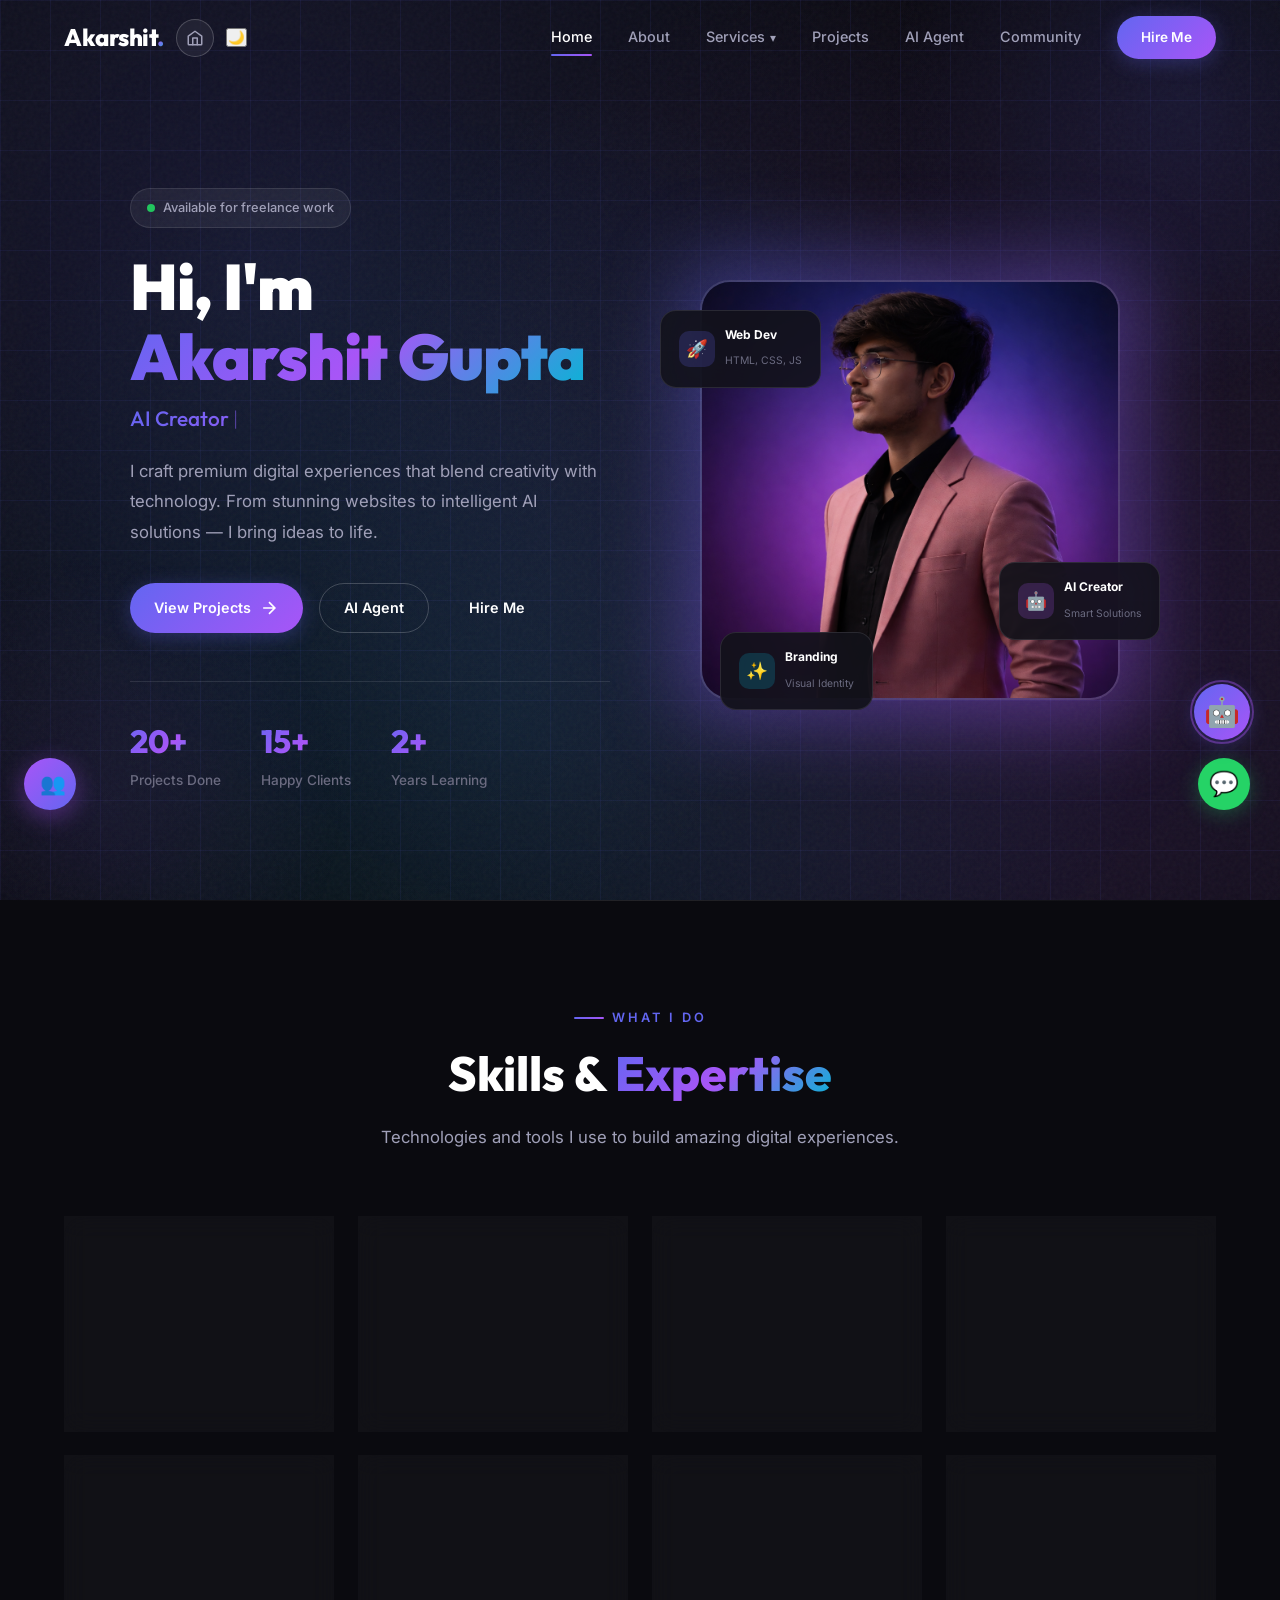
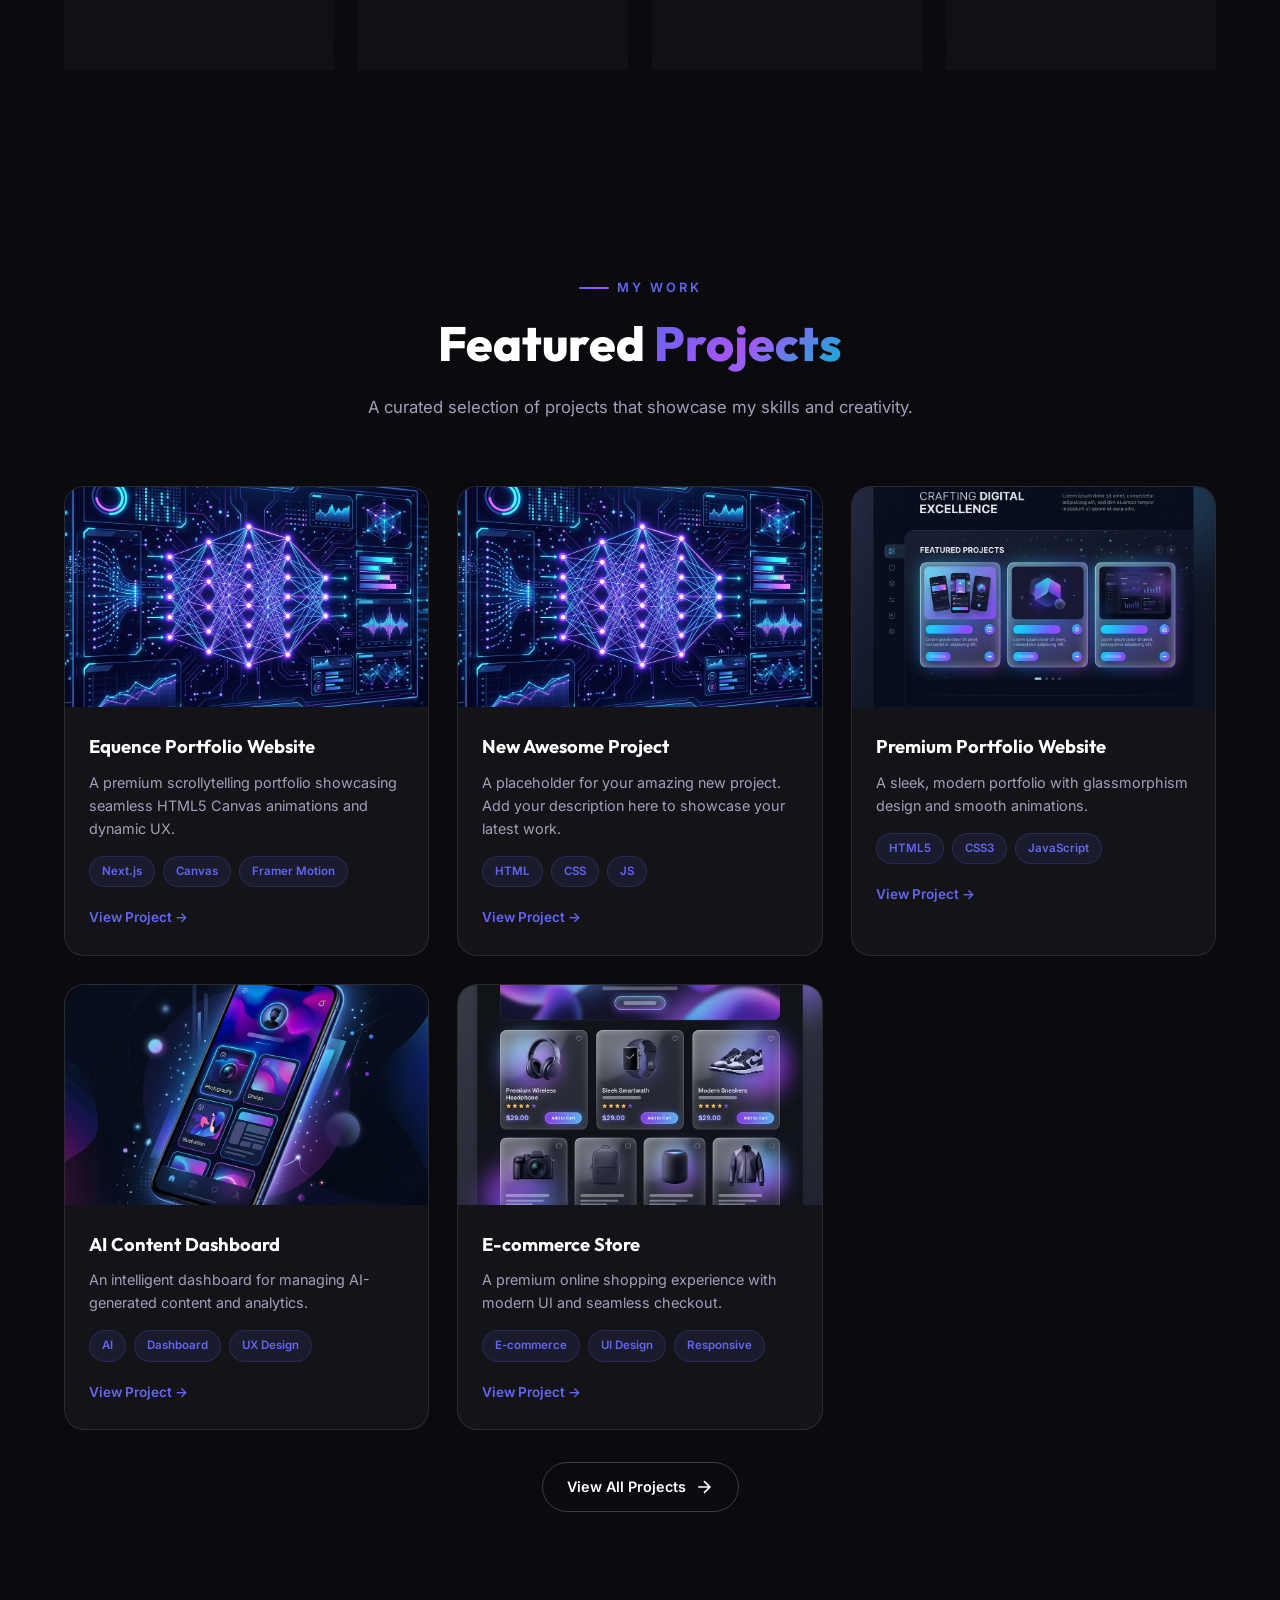
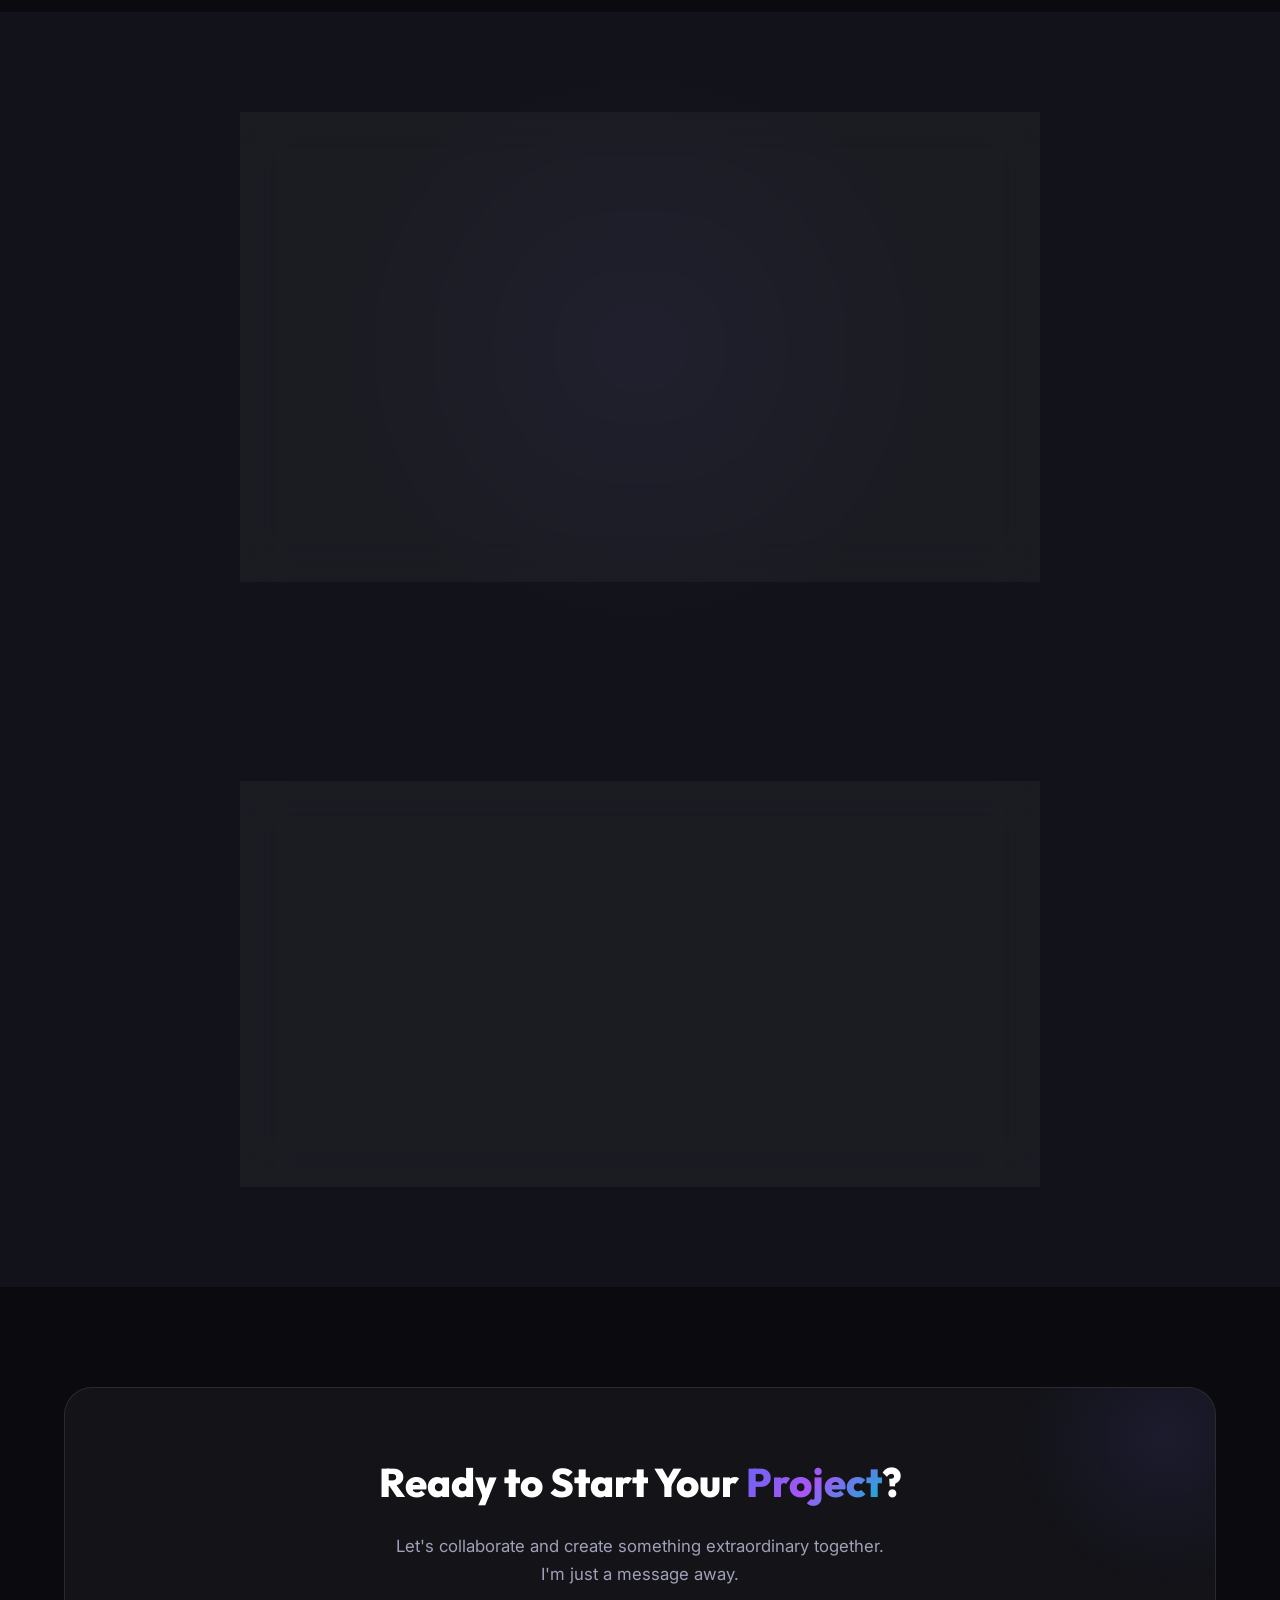
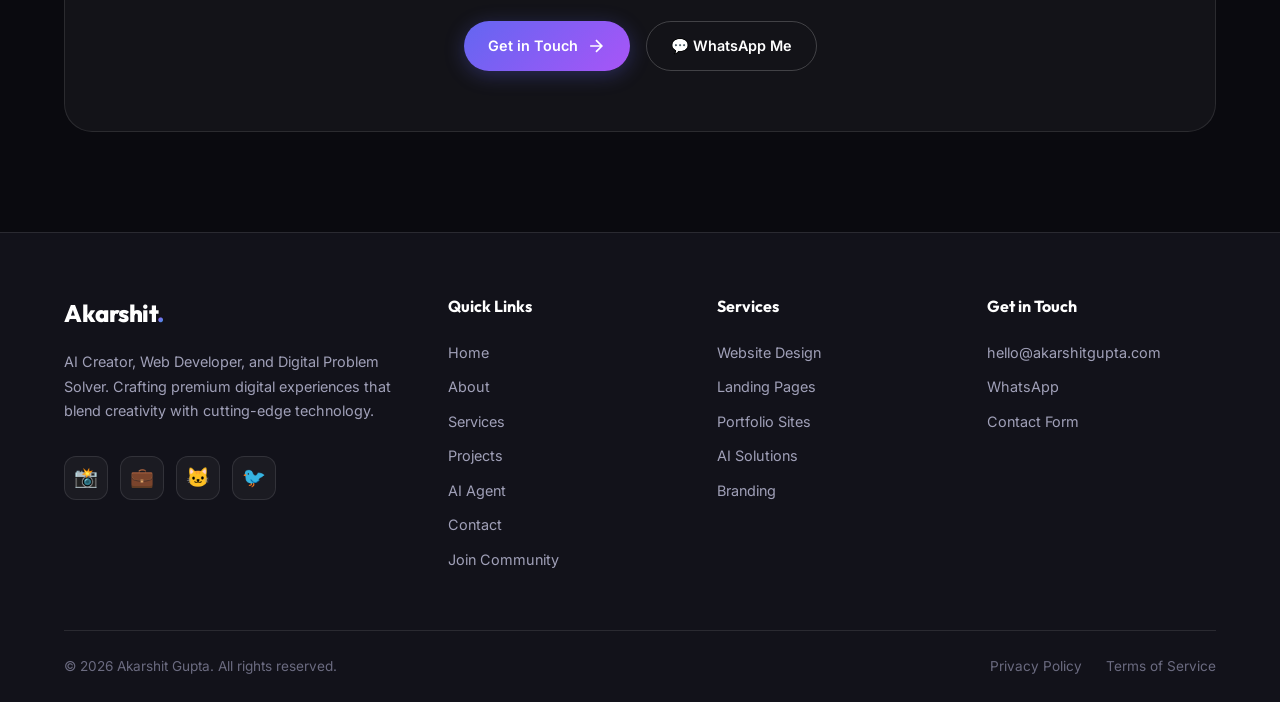
<file: index.html>
<!DOCTYPE html>
<html lang="en">

<head>
  <meta charset="UTF-8">
  <meta name="viewport" content="width=device-width, initial-scale=1.0">
  <title>Akarshit Gupta — AI Creator | Web Developer | Digital Problem Solver</title>
  <meta name="description"
    content="Akarshit Gupta is an AI Creator, Web Developer, and Digital Problem Solver crafting premium digital experiences. Hire me for web design, AI solutions, and branding.">
  <meta name="keywords" content="Akarshit Gupta, web developer, AI creator, portfolio, digital solutions, freelancer">
  <meta name="author" content="Akarshit Gupta">
  <meta property="og:title" content="Akarshit Gupta — AI Creator | Web Developer">
  <meta property="og:description"
    content="Premium digital experiences crafted with precision. Web development, AI solutions, and creative branding.">
  <meta property="og:type" content="website">
  <meta name="theme-color" content="#6366f1">
  <link rel="stylesheet" href="style.css">
  <link rel="icon" type="image/svg+xml"
    href="data:image/svg+xml,%3Csvg xmlns='http://www.w3.org/2000/svg' viewBox='0 0 32 32'%3E%3Ctext y='28' font-size='28'%3E⚡%3C/text%3E%3C/svg%3E">
  <link rel="preconnect" href="https://fonts.googleapis.com">
  <link rel="preconnect" href="https://fonts.gstatic.com" crossorigin>
</head>

<body>

  <!-- Preloader -->
  <div class="preloader" id="preloader">
    <div class="preloader-spinner"></div>
    <div class="preloader-text">Akarshit Gupta</div>
  </div>

  <!-- Background Effects -->
  <div class="bg-grid"></div>
  <div class="noise-overlay"></div>
  <div class="cursor-glow"></div>

  <!-- Navigation -->
  <nav class="navbar" id="navbar">
    <div class="container">
      <div class="nav-left">
        <a href="index.html" class="nav-logo">Akarshit<span>.</span></a>
        <a href="index.html" class="nav-home-circle" id="nav-home-btn" aria-label="Home" title="Home">
          <svg viewBox="0 0 24 24" fill="none" stroke="currentColor" stroke-width="2" stroke-linecap="round"
            stroke-linejoin="round">
            <path d="M3 9.5L12 3l9 6.5V20a1 1 0 01-1 1H4a1 1 0 01-1-1V9.5z" />
            <path d="M9 21V12h6v9" />
          </svg>
        </a>
        <!-- Dark Mode Toggle -->
        <button class="theme-toggle" id="theme-toggle" aria-label="Toggle dark mode">
          <span class="theme-icon">🌙</span>
        </button>
      </div>
      <div class="nav-links" id="nav-links">
        <a href="index.html" class="active">Home</a>
        <a href="about.html">About</a>
        <div class="nav-dropdown">
          <a href="services.html" class="nav-dropdown-trigger">Services <span class="nav-dropdown-arrow">▾</span></a>
          <div class="nav-dropdown-menu">
            <a href="services.html" class="nav-dropdown-item">
              <span class="nav-dropdown-icon">🌐</span>
              <span class="nav-dropdown-text">
                <strong>Website Design</strong>
                <small>Custom responsive websites</small>
              </span>
            </a>
            <a href="services.html" class="nav-dropdown-item">
              <span class="nav-dropdown-icon">🚀</span>
              <span class="nav-dropdown-text">
                <strong>Landing Pages</strong>
                <small>High-converting pages</small>
              </span>
            </a>
            <a href="services.html" class="nav-dropdown-item">
              <span class="nav-dropdown-icon">💼</span>
              <span class="nav-dropdown-text">
                <strong>Portfolio Website</strong>
                <small>Stand out beautifully</small>
              </span>
            </a>
            <a href="services.html" class="nav-dropdown-item">
              <span class="nav-dropdown-icon">🤖</span>
              <span class="nav-dropdown-text">
                <strong>AI Content Support</strong>
                <small>Smart automation</small>
              </span>
            </a>
            <a href="services.html" class="nav-dropdown-item">
              <span class="nav-dropdown-icon">🎨</span>
              <span class="nav-dropdown-text">
                <strong>Branding Support</strong>
                <small>Logo & visual identity</small>
              </span>
            </a>
            <a href="services.html" class="nav-dropdown-item">
              <span class="nav-dropdown-icon">🛒</span>
              <span class="nav-dropdown-text">
                <strong>E-commerce Setup</strong>
                <small>Launch your online store</small>
              </span>
            </a>
          </div>
        </div>
        <a href="projects.html">Projects</a>
        <a href="ai-agent.html">AI Agent</a>
        <a href="join.html">Community</a>
        <a href="contact.html" class="nav-cta">Hire Me</a>
      </div>
      <button class="nav-toggle" id="nav-toggle" aria-label="Toggle navigation">
        <span></span>
        <span></span>
        <span></span>
      </button>
    </div>
  </nav>

  <!-- Hero Section -->
  <section class="hero" id="hero">
    <div class="container">
      <div class="hero-content">
        <div class="hero-badge">
          <div class="pulse"></div>
          Available for freelance work
        </div>
        <h1 class="hero-title">
          Hi, I'm<br>
          <span class="gradient-text">Akarshit Gupta</span>
        </h1>
        <p class="hero-subtitle">
          <span class="typing-effect"
            data-texts='["AI Creator","Web Developer","Digital Problem Solver","Brand Strategist"]'>AI Creator</span>
          <span style="animation: blink 1s step-end infinite; font-weight:100;">|</span>
        </p>
        <style>
          @keyframes blink {
            50% {
              opacity: 0;
            }
          }
        </style>
        <p class="hero-description">
          I craft premium digital experiences that blend creativity with technology. From stunning websites to
          intelligent AI solutions — I bring ideas to life.
        </p>
        <div class="hero-buttons">
          <a href="projects.html" class="btn btn-primary">
            <span>View Projects</span>
            <svg class="btn-icon" viewBox="0 0 24 24" fill="none" stroke="currentColor" stroke-width="2">
              <path d="M5 12h14M12 5l7 7-7 7" />
            </svg>
          </a>
          <a href="ai-agent.html" class="btn btn-outline">
            <span>AI Agent</span>
          </a>
          <a href="contact.html" class="btn btn-outline" style="border:none;">
            <span>Hire Me</span>
          </a>
        </div>
        <div class="hero-stats">
          <div class="hero-stat">
            <h3><span data-count="20" data-suffix="+">0</span></h3>
            <p>Projects Done</p>
          </div>
          <div class="hero-stat">
            <h3><span data-count="15" data-suffix="+">0</span></h3>
            <p>Happy Clients</p>
          </div>
          <div class="hero-stat">
            <h3><span data-count="2" data-suffix="+">0</span></h3>
            <p>Years Learning</p>
          </div>
        </div>
      </div>
      <div class="hero-image">
        <div class="hero-image-wrapper">
          <div class="hero-image-glow"></div>
          <img src="images/my photo.png" alt="Akarshit Gupta - AI Creator and Web Developer" loading="eager">
          <!-- Floating Cards -->
          <div class="hero-float-card">
            <div class="float-icon blue">🚀</div>
            <div class="float-text">
              <span>Web Dev</span>
              <small>HTML, CSS, JS</small>
            </div>
          </div>
          <div class="hero-float-card">
            <div class="float-icon purple">🤖</div>
            <div class="float-text">
              <span>AI Creator</span>
              <small>Smart Solutions</small>
            </div>
          </div>
          <div class="hero-float-card">
            <div class="float-icon cyan">✨</div>
            <div class="float-text">
              <span>Branding</span>
              <small>Visual Identity</small>
            </div>
          </div>
        </div>
      </div>
    </div>
  </section>

  <!-- Skills & Expertise -->
  <section class="section skills-preview" id="skills">
    <div class="container">
      <div class="section-header reveal">
        <span class="section-label">What I Do</span>
        <h2 class="section-title">Skills &amp; <span class="gradient-text">Expertise</span></h2>
        <p class="section-subtitle">Technologies and tools I use to build amazing digital experiences.</p>
      </div>
      <div class="skills-grid">

        <div class="skill-card reveal">
          <div class="skill-glow skill-glow--blue"></div>
          <div class="skill-icon-wrap skill-icon-wrap--blue">&#x1F310;</div>
          <div class="skill-body">
            <h4 class="skill-name">HTML5</h4>
            <p class="skill-desc">Semantic &amp; accessible markup</p>
          </div>
          <div class="skill-bar-wrap">
            <div class="skill-bar-label"><span>Proficiency</span><span class="skill-pct">95%</span></div>
            <div class="skill-bar-track"><div class="skill-bar-fill" style="--w:95%;--clr:#6366f1;"></div></div>
          </div>
        </div>

        <div class="skill-card reveal">
          <div class="skill-glow skill-glow--purple"></div>
          <div class="skill-icon-wrap skill-icon-wrap--purple">&#x1F3A8;</div>
          <div class="skill-body">
            <h4 class="skill-name">CSS3</h4>
            <p class="skill-desc">Animations &amp; modern styling</p>
          </div>
          <div class="skill-bar-wrap">
            <div class="skill-bar-label"><span>Proficiency</span><span class="skill-pct">92%</span></div>
            <div class="skill-bar-track"><div class="skill-bar-fill" style="--w:92%;--clr:#a855f7;"></div></div>
          </div>
        </div>

        <div class="skill-card reveal">
          <div class="skill-glow skill-glow--cyan"></div>
          <div class="skill-icon-wrap skill-icon-wrap--cyan">&#x26A1;</div>
          <div class="skill-body">
            <h4 class="skill-name">JavaScript</h4>
            <p class="skill-desc">Dynamic &amp; interactive logic</p>
          </div>
          <div class="skill-bar-wrap">
            <div class="skill-bar-label"><span>Proficiency</span><span class="skill-pct">88%</span></div>
            <div class="skill-bar-track"><div class="skill-bar-fill" style="--w:88%;--clr:#06b6d4;"></div></div>
          </div>
        </div>

        <div class="skill-card reveal">
          <div class="skill-glow skill-glow--green"></div>
          <div class="skill-icon-wrap skill-icon-wrap--green">&#x1F916;</div>
          <div class="skill-body">
            <h4 class="skill-name">AI Tools</h4>
            <p class="skill-desc">Smart automation &amp; workflows</p>
          </div>
          <div class="skill-bar-wrap">
            <div class="skill-bar-label"><span>Proficiency</span><span class="skill-pct">90%</span></div>
            <div class="skill-bar-track"><div class="skill-bar-fill" style="--w:90%;--clr:#10b981;"></div></div>
          </div>
        </div>

        <div class="skill-card reveal">
          <div class="skill-glow skill-glow--pink"></div>
          <div class="skill-icon-wrap skill-icon-wrap--pink">&#x1F3AF;</div>
          <div class="skill-body">
            <h4 class="skill-name">UI/UX Design</h4>
            <p class="skill-desc">User-first premium design</p>
          </div>
          <div class="skill-bar-wrap">
            <div class="skill-bar-label"><span>Proficiency</span><span class="skill-pct">85%</span></div>
            <div class="skill-bar-track"><div class="skill-bar-fill" style="--w:85%;--clr:#ec4899;"></div></div>
          </div>
        </div>

        <div class="skill-card reveal">
          <div class="skill-glow skill-glow--orange"></div>
          <div class="skill-icon-wrap skill-icon-wrap--orange">&#x1F4F1;</div>
          <div class="skill-body">
            <h4 class="skill-name">Responsive</h4>
            <p class="skill-desc">Mobile-first development</p>
          </div>
          <div class="skill-bar-wrap">
            <div class="skill-bar-label"><span>Proficiency</span><span class="skill-pct">93%</span></div>
            <div class="skill-bar-track"><div class="skill-bar-fill" style="--w:93%;--clr:#f59e0b;"></div></div>
          </div>
        </div>

        <div class="skill-card reveal">
          <div class="skill-glow skill-glow--blue"></div>
          <div class="skill-icon-wrap skill-icon-wrap--blue">&#x1F6D2;</div>
          <div class="skill-body">
            <h4 class="skill-name">E-commerce</h4>
            <p class="skill-desc">Online stores &amp; payments</p>
          </div>
          <div class="skill-bar-wrap">
            <div class="skill-bar-label"><span>Proficiency</span><span class="skill-pct">80%</span></div>
            <div class="skill-bar-track"><div class="skill-bar-fill" style="--w:80%;--clr:#6366f1;"></div></div>
          </div>
        </div>

        <div class="skill-card reveal">
          <div class="skill-glow skill-glow--purple"></div>
          <div class="skill-icon-wrap skill-icon-wrap--purple">&#x1F50D;</div>
          <div class="skill-body">
            <h4 class="skill-name">SEO</h4>
            <p class="skill-desc">Search &amp; performance optimize</p>
          </div>
          <div class="skill-bar-wrap">
            <div class="skill-bar-label"><span>Proficiency</span><span class="skill-pct">82%</span></div>
            <div class="skill-bar-track"><div class="skill-bar-fill" style="--w:82%;--clr:#a855f7;"></div></div>
          </div>
        </div>

      </div>
    </div>
  </section>

  <!-- Featured Projects -->
  <section class="section featured-projects" id="featured-projects">
    <div class="container">
      <div class="section-header reveal">
        <span class="section-label">My Work</span>
        <h2 class="section-title">Featured <span class="gradient-text">Projects</span></h2>
        <p class="section-subtitle">A curated selection of projects that showcase my skills and creativity.</p>
      </div>
      <div class="projects-grid">
        <div class="project-card reveal">
          <div class="project-card-image">
            <img src="images/equence-thumbnail.png" alt="Equence Scrollytelling Portfolio">
            <div class="project-card-overlay">
            <a href="projects.html" class="btn btn-primary" style="padding:10px 20px; font-size:0.8rem;">View Details</a>
            </div>
          </div>
          <div class="project-card-body">
            <h3>Equence Portfolio Website</h3>
            <p>A premium scrollytelling portfolio showcasing seamless HTML5 Canvas animations and dynamic UX.</p>
            <div class="project-tags">
              <span class="project-tag">Next.js</span>
              <span class="project-tag">Canvas</span>
              <span class="project-tag">Framer Motion</span>
            </div>
            <a href="projects.html" class="project-link">View Project →</a>
          </div>
        </div>
        <div class="project-card reveal">
          <div class="project-card-image">
            <img src="images/project-ai.png" alt="New Project Placeholder">
            <div class="project-card-overlay">
              <a href="#" class="btn btn-primary" style="padding:10px 20px; font-size:0.8rem;">Live Preview</a>
            </div>
          </div>
          <div class="project-card-body">
            <h3>New Awesome Project</h3>
            <p>A placeholder for your amazing new project. Add your description here to showcase your latest work.</p>
            <div class="project-tags">
              <span class="project-tag">HTML</span>
              <span class="project-tag">CSS</span>
              <span class="project-tag">JS</span>
            </div>
            <a href="projects.html" class="project-link">View Project →</a>
          </div>
        </div>
        <div class="project-card reveal">
          <div class="project-card-image">
            <img src="images/project-web.png" alt="Premium Web Design Project">
            <div class="project-card-overlay">
              <a href="projects.html" class="btn btn-primary" style="padding:10px 20px; font-size:0.8rem;">View
                Details</a>
            </div>
          </div>
          <div class="project-card-body">
            <h3>Premium Portfolio Website</h3>
            <p>A sleek, modern portfolio with glassmorphism design and smooth animations.</p>
            <div class="project-tags">
              <span class="project-tag">HTML5</span>
              <span class="project-tag">CSS3</span>
              <span class="project-tag">JavaScript</span>
            </div>
            <a href="projects.html" class="project-link">View Project →</a>
          </div>
        </div>
        <div class="project-card reveal">
          <div class="project-card-image">
            <img src="images/project-landing.png" alt="AI Dashboard Project">
            <div class="project-card-overlay">
              <a href="projects.html" class="btn btn-primary" style="padding:10px 20px; font-size:0.8rem;">View
                Details</a>
            </div>
          </div>
          <div class="project-card-body">
            <h3>AI Content Dashboard</h3>
            <p>An intelligent dashboard for managing AI-generated content and analytics.</p>
            <div class="project-tags">
              <span class="project-tag">AI</span>
              <span class="project-tag">Dashboard</span>
              <span class="project-tag">UX Design</span>
            </div>
            <a href="projects.html" class="project-link">View Project →</a>
          </div>
        </div>
        <div class="project-card reveal">
          <div class="project-card-image">
            <img src="images/project-ecommerce.png" alt="E-commerce Project">
            <div class="project-card-overlay">
              <a href="projects.html" class="btn btn-primary" style="padding:10px 20px; font-size:0.8rem;">View
                Details</a>
            </div>
          </div>
          <div class="project-card-body">
            <h3>E-commerce Store</h3>
            <p>A premium online shopping experience with modern UI and seamless checkout.</p>
            <div class="project-tags">
              <span class="project-tag">E-commerce</span>
              <span class="project-tag">UI Design</span>
              <span class="project-tag">Responsive</span>
            </div>
            <a href="projects.html" class="project-link">View Project →</a>
          </div>
        </div>
      </div>
      <div class="text-center mt-32 reveal">
        <a href="projects.html" class="btn btn-outline">
          <span>View All Projects</span>
          <svg class="btn-icon" viewBox="0 0 24 24" fill="none" stroke="currentColor" stroke-width="2">
            <path d="M5 12h14M12 5l7 7-7 7" />
          </svg>
        </a>
      </div>
    </div>
  </section>

  <!-- Vision Section -->
  <section class="section vision-section" id="vision">
    <div class="container">
      <div class="vision-card reveal">
        <span class="section-label" style="justify-content:center;">Future Vision</span>
        <h2 class="section-title">Building the <span class="gradient-text">Future</span>, One Project at a Time</h2>
        <p>I believe technology should empower creativity. My mission is to merge AI innovation with beautiful web
          design to create digital experiences that inspire, engage, and deliver real results for every client.</p>
        <a href="about.html" class="btn btn-primary">
          <span>Learn More About Me</span>
          <svg class="btn-icon" viewBox="0 0 24 24" fill="none" stroke="currentColor" stroke-width="2">
            <path d="M5 12h14M12 5l7 7-7 7" />
          </svg>
        </a>
      </div>
    </div>
  </section>

  <!-- Community Section -->
  <section class="section" style="background: var(--bg-secondary);">
    <div class="container">
      <div class="vision-card reveal">
        <span class="section-label" style="justify-content:center;">👥 Join Us</span>
        <h2 class="section-title">Building a <span class="gradient-text">Community</span></h2>
        <p>Connect with creators, innovators, and entrepreneurs. Get exclusive updates about new projects, insights, and
          opportunities.</p>
        <a href="join.html" class="btn btn-primary" style="margin-top: 24px;">
          <span>Join the Community</span>
          <svg class="btn-icon" viewBox="0 0 24 24" fill="none" stroke="currentColor" stroke-width="2">
            <path d="M12 5v14M5 12h14" />
          </svg>
        </a>
      </div>
    </div>
  </section>

  <!-- Contact CTA -->
  <section class="section contact-cta" id="contact-cta">
    <div class="container">
      <div class="contact-cta-card reveal">
        <h2>Ready to Start Your <span class="gradient-text">Project</span>?</h2>
        <p>Let's collaborate and create something extraordinary together. I'm just a message away.</p>
        <div class="contact-cta-buttons">
          <a href="contact.html" class="btn btn-primary">
            <span>Get in Touch</span>
            <svg class="btn-icon" viewBox="0 0 24 24" fill="none" stroke="currentColor" stroke-width="2">
              <path d="M5 12h14M12 5l7 7-7 7" />
            </svg>
          </a>
          <a href="https://wa.me/qr/EAIRDGVI3PO5N1" target="_blank" rel="noopener" class="btn btn-outline">
            <span>💬 WhatsApp Me</span>
          </a>
        </div>
      </div>
    </div>
  </section>

  <!-- Footer -->
  <footer class="footer" id="footer">
    <div class="container">
      <div class="footer-grid">
        <div class="footer-about">
          <a href="index.html" class="nav-logo">Akarshit<span>.</span></a>
          <p>AI Creator, Web Developer, and Digital Problem Solver. Crafting premium digital experiences that blend
            creativity with cutting-edge technology.</p>
          <div class="social-links">
            <a href="https://instagram.com" target="_blank" rel="noopener" class="social-link"
              aria-label="Instagram">📸</a>
            <a href="https://linkedin.com" target="_blank" rel="noopener" class="social-link"
              aria-label="LinkedIn">💼</a>
            <a href="https://github.com" target="_blank" rel="noopener" class="social-link" aria-label="GitHub">🐱</a>
            <a href="https://twitter.com" target="_blank" rel="noopener" class="social-link" aria-label="Twitter">🐦</a>
          </div>
        </div>
        <div>
          <h4>Quick Links</h4>
          <div class="footer-links">
            <a href="index.html">Home</a>
            <a href="about.html">About</a>
            <a href="services.html">Services</a>
            <a href="projects.html">Projects</a>
            <a href="ai-agent.html">AI Agent</a>
            <a href="contact.html">Contact</a>
            <a href="join.html">Join Community</a>
          </div>
        </div>
        <div>
          <h4>Services</h4>
          <div class="footer-links">
            <a href="services.html">Website Design</a>
            <a href="services.html">Landing Pages</a>
            <a href="services.html">Portfolio Sites</a>
            <a href="services.html">AI Solutions</a>
            <a href="services.html">Branding</a>
          </div>
        </div>
        <div>
          <h4>Get in Touch</h4>
          <div class="footer-links">
            <a href="mailto:hello@akarshitgupta.com">hello@akarshitgupta.com</a>
            <a href="https://wa.me/qr/EAIRDGVI3PO5N1">WhatsApp</a>
            <a href="contact.html">Contact Form</a>
          </div>
        </div>
      </div>
      <div class="footer-bottom">
        <p>© 2026 Akarshit Gupta. All rights reserved.</p>
        <div class="footer-bottom-links">
          <a href="#">Privacy Policy</a>
          <a href="#">Terms of Service</a>
        </div>
      </div>
    </div>
  </footer>

  <!-- WhatsApp Float -->
  <a href="https://wa.me/qr/EAIRDGVI3PO5N1" target="_blank" rel="noopener" class="whatsapp-float"
    aria-label="Chat on WhatsApp">💬</a>

  <!-- Community Float Button -->
  <a href="join.html" class="community-float" id="community-float-btn" aria-label="Join Community"
    title="Join the Community">
    <span class="community-float-icon">👥</span>
    <span class="community-float-label">Community</span>
  </a>

  <!-- Back to Top -->
  <button class="back-to-top" id="back-to-top" aria-label="Back to top">↑</button>
  <!-- AI Chatbot Widget -->
  <div class="chatbot-widget" id="chatbot-widget">
    <button class="chatbot-toggle" id="chatbot-toggle" aria-label="Toggle AI Chat">
      <span class="chatbot-icon">🤖</span>
    </button>
    <div class="chatbot-window" id="chatbot-window">
      <div class="chatbot-header">
        <div class="chatbot-header-info">
          <span class="chatbot-pulse"></span>
          <h4>Akarshit's AI Assistant</h4>
        </div>
        <button class="chatbot-close" id="chatbot-close">&times;</button>
      </div>
      <div class="chatbot-messages" id="chatbot-messages">
        <div class="chat-message bot-message">
          <p>Hi there! 👋 I'm Akarshit's AI assistant. How can I help you today?</p>
        </div>
      </div>
      <div class="chatbot-input-area">
        <input type="text" id="chatbot-input" placeholder="Type a message...">
        <button id="chatbot-send" aria-label="Send message">
          <svg viewBox="0 0 24 24" fill="none" stroke="currentColor" stroke-width="2">
            <path d="M22 2L11 13M22 2l-7 20-4-9-9-4 20-7z" />
          </svg>
        </button>
      </div>
    </div>
  </div>

  <script src="main.js"></script>
  <script src="3d-effects.js"></script>
  <script>
    /* ── Skill bar progress animation on scroll ── */
    (function() {
      const cards = document.querySelectorAll('.skill-card');
      if (!cards.length) return;
      const obs = new IntersectionObserver(function(entries) {
        entries.forEach(function(entry) {
          if (entry.isIntersecting) {
            entry.target.classList.add('is-visible');
            obs.unobserve(entry.target);
          }
        });
      }, { threshold: 0.2 });
      cards.forEach(function(c) { obs.observe(c); });
    })();
  </script>
</body>
</html>
</file>
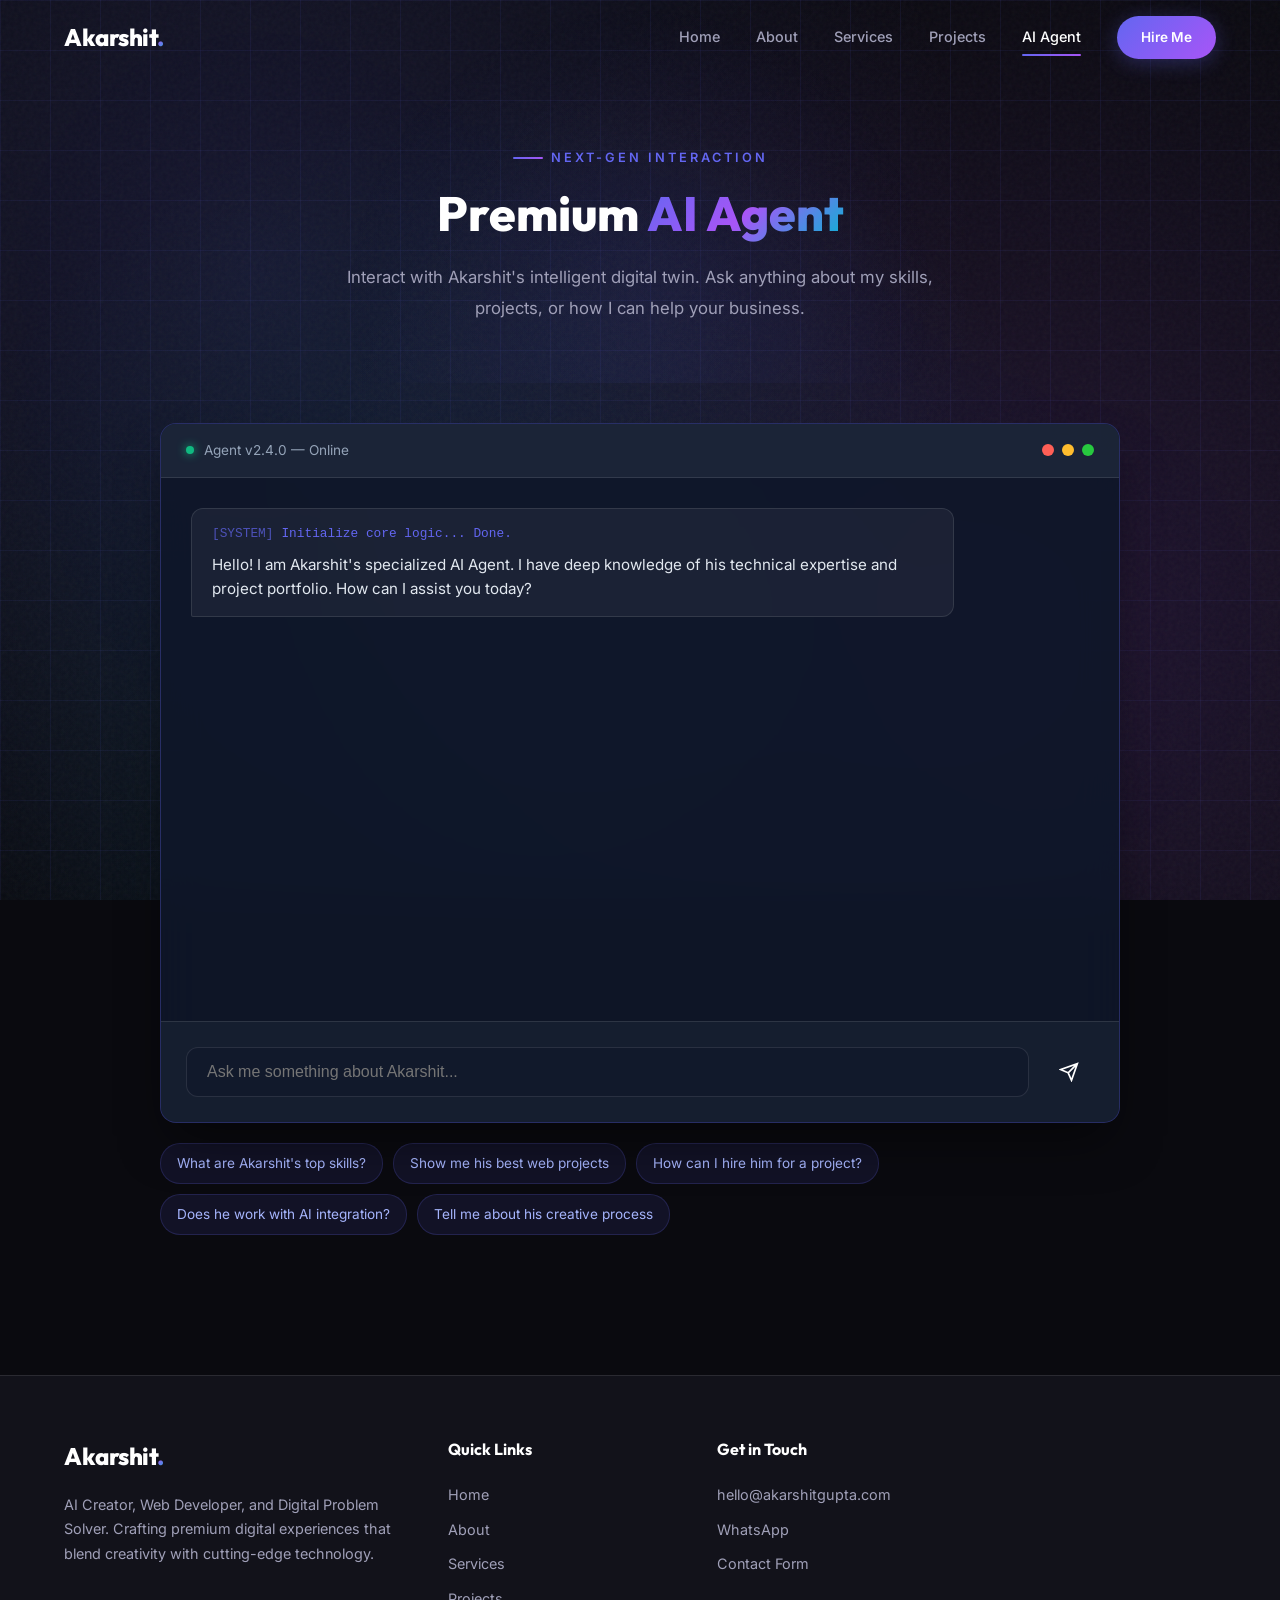
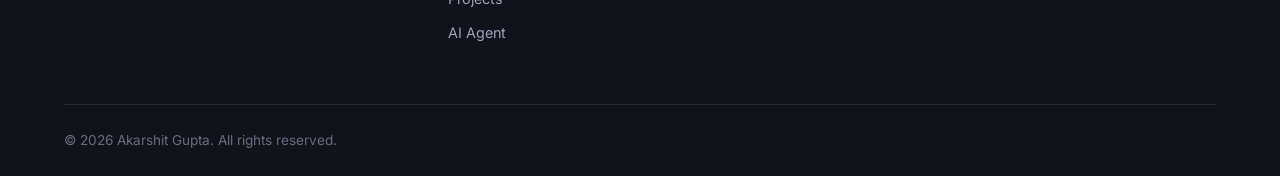
<file: ai-agent.html>
<!DOCTYPE html>
<html lang="en">

<head>
  <meta charset="UTF-8">
  <meta name="viewport" content="width=device-width, initial-scale=1.0">
  <title>AI Agent — Akarshit Gupta | Intelligent Digital Solutions</title>
  <meta name="description"
    content="Experience Akarshit Gupta's custom AI Agent. An intelligent assistant designed to showcase the power of smart automation and natural language processing.">
  <link rel="stylesheet" href="style.css">
  <link rel="icon" type="image/svg+xml"
    href="data:image/svg+xml,%3Csvg xmlns='http://www.w3.org/2000/svg' viewBox='0 0 32 32'%3E%3Ctext y='28' font-size='28'%3E⚡%3C/text%3E%3C/svg%3E">
  <style>
    /* AI Agent Specific Styles */
    .agent-container {
      max-width: 1000px;
      margin: 0 auto;
      padding: 40px 20px;
    }

    .agent-console {
      background: rgba(15, 23, 42, 0.9);
      border: 1px solid rgba(99, 102, 241, 0.3);
      border-radius: 16px;
      overflow: hidden;
      box-shadow: 0 25px 50px -12px rgba(0, 0, 0, 0.5);
      display: flex;
      flex-direction: column;
      height: 700px;
      backdrop-filter: blur(20px);
      position: relative;
    }

    .agent-console::before {
      content: '';
      position: absolute;
      top: 0;
      left: 0;
      right: 0;
      height: 2px;
      background: linear-gradient(90deg, transparent, var(--primary), transparent);
      animation: scanline 3s linear infinite;
      z-index: 10;
      pointer-events: none;
    }

    @keyframes scanline {
      0% { top: 0; }
      100% { top: 100%; }
    }

    .agent-header {
      padding: 15px 25px;
      background: rgba(30, 41, 59, 0.8);
      border-bottom: 1px solid rgba(255, 255, 255, 0.1);
      display: flex;
      justify-content: space-between;
      align-items: center;
    }

    .agent-status {
      display: flex;
      align-items: center;
      gap: 10px;
      font-size: 0.85rem;
      color: #94a3b8;
    }

    .status-dot {
      width: 8px;
      height: 8px;
      background: #10b981;
      border-radius: 50%;
      box-shadow: 0 0 10px #10b981;
      animation: pulse 2s infinite;
    }

    .agent-body {
      flex: 1;
      overflow-y: auto;
      padding: 30px;
      display: flex;
      flex-direction: column;
      gap: 20px;
      scrollbar-width: thin;
      scrollbar-color: var(--primary) transparent;
    }

    .agent-body::-webkit-scrollbar {
      width: 6px;
    }

    .agent-body::-webkit-scrollbar-thumb {
      background: var(--primary);
      border-radius: 10px;
    }

    .message {
      max-width: 85%;
      padding: 15px 20px;
      border-radius: 12px;
      font-size: 0.95rem;
      line-height: 1.6;
      position: relative;
      animation: fadeInUp 0.4s ease forwards;
    }

    .user-msg {
      align-self: flex-end;
      background: var(--primary);
      color: white;
      border-bottom-right-radius: 2px;
    }

    .bot-msg {
      align-self: flex-start;
      background: rgba(255, 255, 255, 0.05);
      color: #e2e8f0;
      border-bottom-left-radius: 2px;
      border: 1px solid rgba(255, 255, 255, 0.1);
    }

    .agent-log {
      font-family: 'Courier New', Courier, monospace;
      font-size: 0.8rem;
      color: #6366f1;
      margin-bottom: 8px;
      display: flex;
      align-items: center;
      gap: 8px;
    }

    .agent-log span {
      opacity: 0.7;
    }

    .input-area {
      padding: 25px;
      background: rgba(30, 41, 59, 0.5);
      border-top: 1px solid rgba(255, 255, 255, 0.1);
      display: flex;
      gap: 15px;
    }

    .agent-input {
      flex: 1;
      background: rgba(15, 23, 42, 0.6);
      border: 1px solid rgba(255, 255, 255, 0.1);
      border-radius: 12px;
      padding: 12px 20px;
      color: white;
      font-size: 1rem;
      transition: all 0.3s ease;
    }

    .agent-input:focus {
      outline: none;
      border-color: var(--primary);
      box-shadow: 0 0 0 2px rgba(99, 102, 241, 0.2);
    }

    .send-btn {
      background: var(--primary);
      color: white;
      border: none;
      border-radius: 12px;
      width: 50px;
      height: 50px;
      display: flex;
      align-items: center;
      justify-content: center;
      cursor: pointer;
      transition: all 0.3s ease;
    }

    .send-btn:hover {
      transform: translateY(-2px);
      box-shadow: 0 5px 15px rgba(99, 102, 241, 0.4);
    }

    .send-btn:disabled {
      opacity: 0.5;
      cursor: not-allowed;
      transform: none;
    }

    .quick-prompts {
      display: flex;
      gap: 10px;
      flex-wrap: wrap;
      margin-top: 20px;
    }

    .prompt-chip {
      background: rgba(99, 102, 241, 0.1);
      border: 1px solid rgba(99, 102, 241, 0.2);
      color: #a5b4fc;
      padding: 8px 16px;
      border-radius: 20px;
      font-size: 0.85rem;
      cursor: pointer;
      transition: all 0.3s ease;
    }

    .prompt-chip:hover {
      background: var(--primary);
      color: white;
      border-color: var(--primary);
    }

    .typing-indicator {
      display: flex;
      gap: 4px;
      padding: 5px 0;
    }

    .typing-dot {
      width: 6px;
      height: 6px;
      background: #94a3b8;
      border-radius: 50%;
      animation: typingBounce 1.4s infinite;
    }

    .typing-dot:nth-child(2) { animation-delay: 0.2s; }
    .typing-dot:nth-child(3) { animation-delay: 0.4s; }

    @keyframes typingBounce {
      0%, 80%, 100% { transform: translateY(0); }
      40% { transform: translateY(-6px); }
    }
  </style>
</head>

<body>

  <!-- Preloader -->
  <div class="preloader" id="preloader">
    <div class="preloader-spinner"></div>
    <div class="preloader-text">Akarshit Gupta</div>
  </div>

  <!-- Background Effects -->
  <div class="bg-grid"></div>
  <div class="noise-overlay"></div>
  <div class="cursor-glow"></div>

  <!-- Navigation -->
  <nav class="navbar" id="navbar">
    <div class="container">
      <a href="index.html" class="nav-logo">Akarshit<span>.</span></a>
      <div class="nav-links" id="nav-links">
        <a href="index.html">Home</a>
        <a href="about.html">About</a>
        <a href="services.html">Services</a>
        <a href="projects.html">Projects</a>
        <a href="ai-agent.html" class="active">AI Agent</a>
        <a href="contact.html" class="nav-cta">Hire Me</a>
      </div>
      <button class="nav-toggle" id="nav-toggle" aria-label="Toggle navigation">
        <span></span>
        <span></span>
        <span></span>
      </button>
    </div>
  </nav>

  <!-- Page Header -->
  <section class="page-header">
    <div class="container">
      <span class="section-label reveal" style="justify-content:center;">Next-Gen Interaction</span>
      <h1 class="section-title reveal">Premium <span class="gradient-text">AI Agent</span></h1>
      <p class="section-subtitle reveal" style="margin:0 auto;">Interact with Akarshit's intelligent digital twin. Ask
        anything about my skills, projects, or how I can help your business.</p>
    </div>
  </section>

  <!-- Agent Section -->
  <section class="section" style="padding-top:0;">
    <div class="container">
      <div class="agent-container reveal">
        <div class="agent-console">
          <div class="agent-header">
            <div class="agent-status">
              <div class="status-dot"></div>
              <span>Agent v2.4.0 — Online</span>
            </div>
            <div style="display: flex; gap: 8px;">
              <span style="width: 12px; height: 12px; border-radius: 50%; background: #ff5f56;"></span>
              <span style="width: 12px; height: 12px; border-radius: 50%; background: #ffbd2e;"></span>
              <span style="width: 12px; height: 12px; border-radius: 50%; background: #27c93f;"></span>
            </div>
          </div>

          <div class="agent-body" id="agent-messages">
            <!-- Messages will appear here -->
            <div class="message bot-msg">
              <div class="agent-log"><span>[SYSTEM]</span> Initialize core logic... Done.</div>
              <p>Hello! I am Akarshit's specialized AI Agent. I have deep knowledge of his technical expertise and project portfolio. How can I assist you today?</p>
            </div>
          </div>

          <div class="input-area">
            <input type="text" id="agent-input" class="agent-input" placeholder="Ask me something about Akarshit..." autocomplete="off">
            <button id="agent-send" class="send-btn" aria-label="Send message">
              <svg viewBox="0 0 24 24" fill="none" stroke="currentColor" stroke-width="2" width="20" height="20">
                <path d="M22 2L11 13M22 2l-7 20-4-9-9-4 20-7z" />
              </svg>
            </button>
          </div>
        </div>

        <div class="quick-prompts">
          <div class="prompt-chip">What are Akarshit's top skills?</div>
          <div class="prompt-chip">Show me his best web projects</div>
          <div class="prompt-chip">How can I hire him for a project?</div>
          <div class="prompt-chip">Does he work with AI integration?</div>
          <div class="prompt-chip">Tell me about his creative process</div>
        </div>
      </div>
    </div>
  </section>

  <!-- Footer -->
  <footer class="footer" id="footer">
    <div class="container">
      <div class="footer-grid">
        <div class="footer-about">
          <a href="index.html" class="nav-logo">Akarshit<span>.</span></a>
          <p>AI Creator, Web Developer, and Digital Problem Solver. Crafting premium digital experiences that blend
            creativity with cutting-edge technology.</p>
        </div>
        <div>
          <h4>Quick Links</h4>
          <div class="footer-links">
            <a href="index.html">Home</a>
            <a href="about.html">About</a>
            <a href="services.html">Services</a>
            <a href="projects.html">Projects</a>
            <a href="ai-agent.html">AI Agent</a>
          </div>
        </div>
        <div>
          <h4>Get in Touch</h4>
          <div class="footer-links">
            <a href="mailto:hello@akarshitgupta.com">hello@akarshitgupta.com</a>
            <a href="https://wa.me/qr/EAIRDGVI3PO5N1">WhatsApp</a>
            <a href="contact.html">Contact Form</a>
          </div>
        </div>
      </div>
      <div class="footer-bottom">
        <p>© 2026 Akarshit Gupta. All rights reserved.</p>
      </div>
    </div>
  </footer>

  <script src="main.js"></script>
  <script src="ai-agent.js"></script>
</body>

</html>
</file>
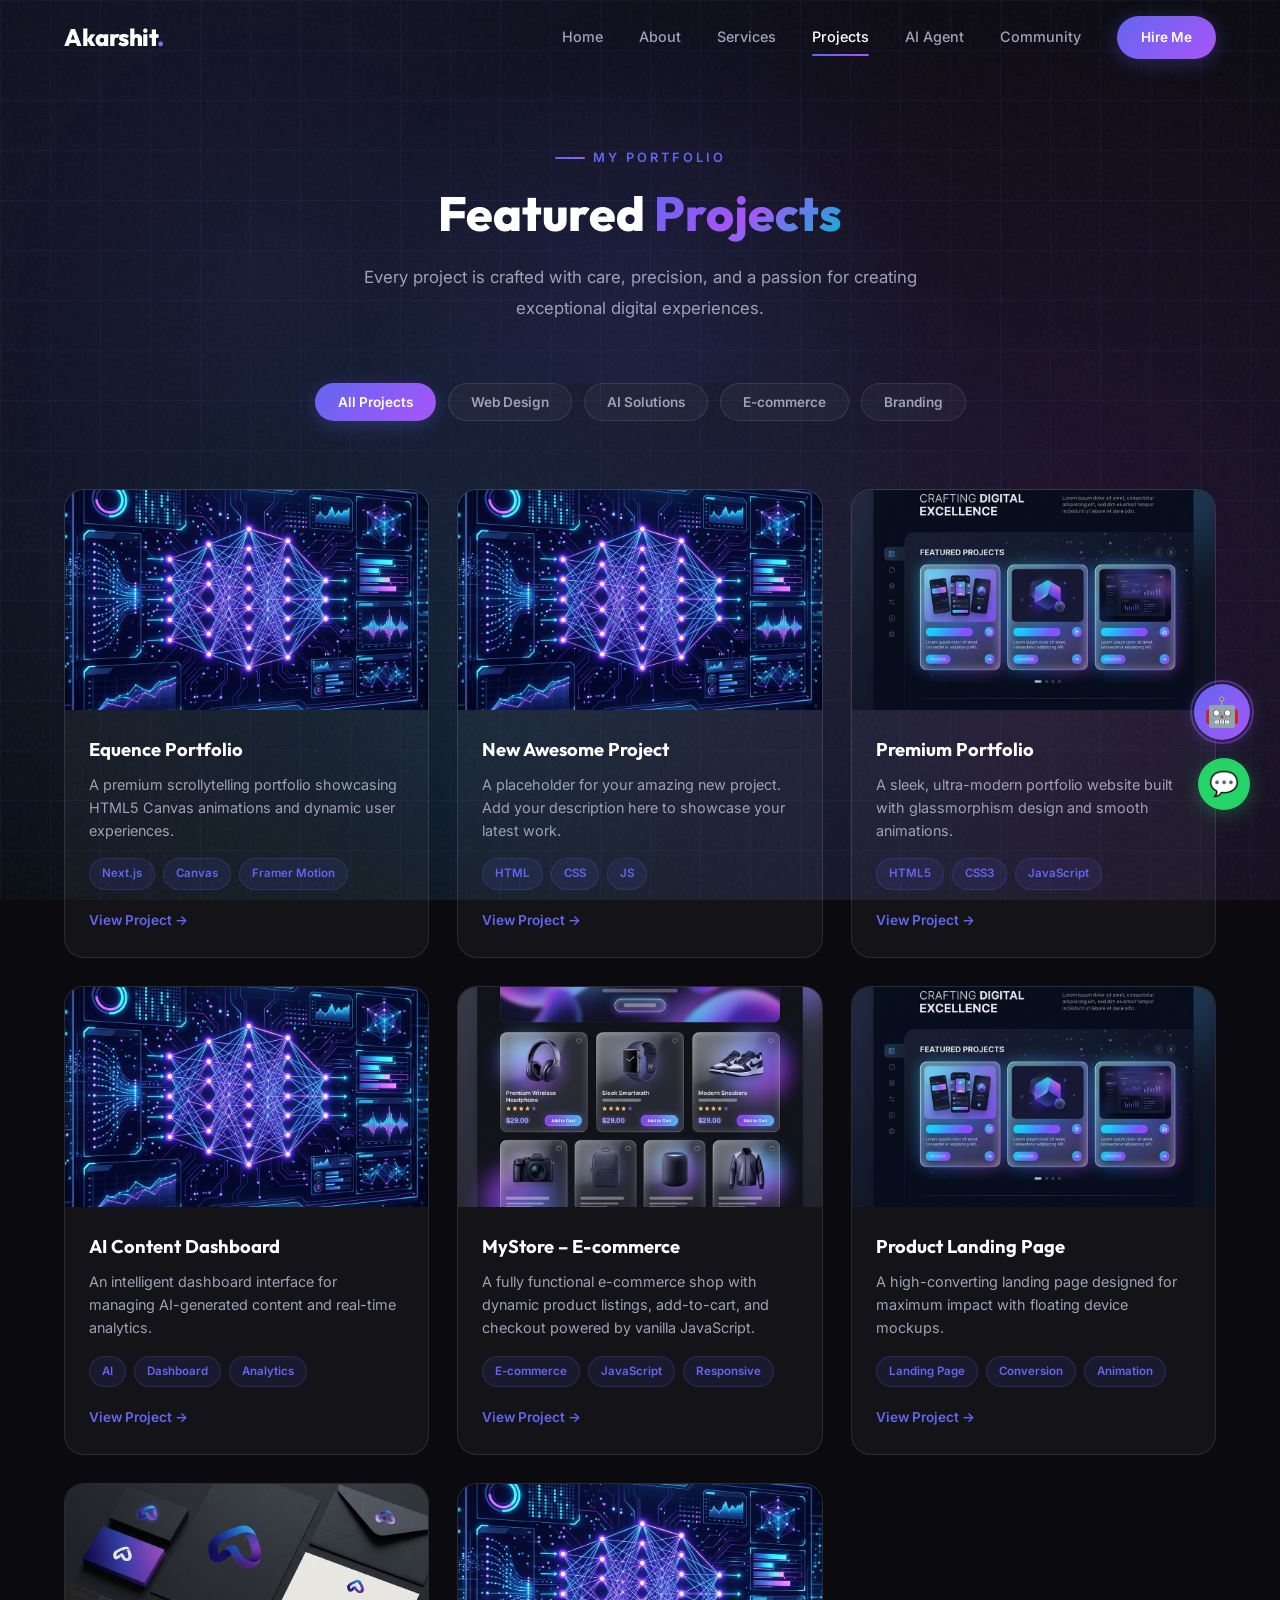
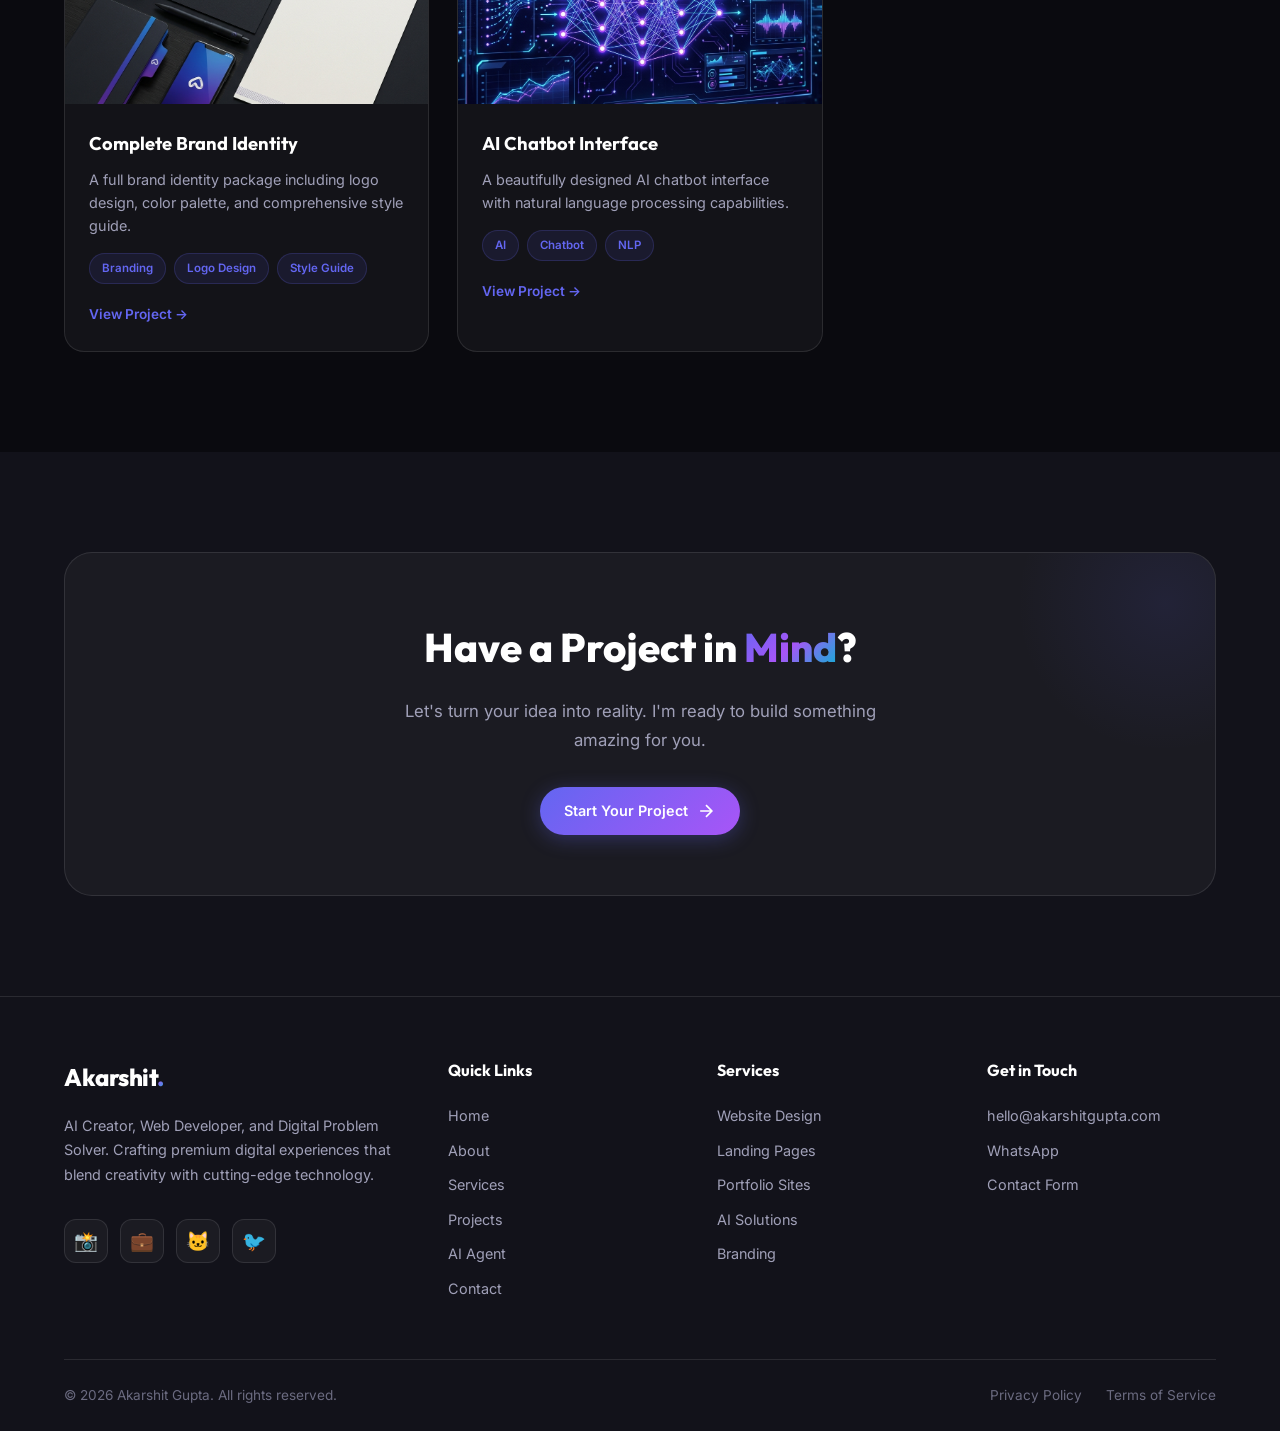
<file: projects.html>
<!DOCTYPE html>
<html lang="en">

<head>
  <meta charset="UTF-8">
  <meta name="viewport" content="width=device-width, initial-scale=1.0">
  <title>Projects — Akarshit Gupta | Portfolio Showcase</title>
  <meta name="description"
    content="Explore Akarshit Gupta's portfolio of premium web design, AI solutions, branding, and e-commerce projects.">
  <link rel="stylesheet" href="style.css">
  <link rel="icon" type="image/svg+xml"
    href="data:image/svg+xml,%3Csvg xmlns='http://www.w3.org/2000/svg' viewBox='0 0 32 32'%3E%3Ctext y='28' font-size='28'%3E⚡%3C/text%3E%3C/svg%3E">
</head>

<body>

  <!-- Preloader -->
  <div class="preloader" id="preloader">
    <div class="preloader-spinner"></div>
    <div class="preloader-text">Akarshit Gupta</div>
  </div>

  <!-- Background Effects -->
  <div class="bg-grid"></div>
  <div class="noise-overlay"></div>
  <div class="cursor-glow"></div>

  <!-- Navigation -->
  <nav class="navbar" id="navbar">
    <div class="container">
      <a href="index.html" class="nav-logo">Akarshit<span>.</span></a>
      <div class="nav-links" id="nav-links">
        <a href="index.html">Home</a>
        <a href="about.html">About</a>
        <a href="services.html">Services</a>
        <a href="projects.html" class="active">Projects</a>
        <a href="ai-agent.html">AI Agent</a>
        <a href="join.html">Community</a>
        <a href="contact.html" class="nav-cta">Hire Me</a>
      </div>
      <button class="nav-toggle" id="nav-toggle" aria-label="Toggle navigation">
        <span></span>
        <span></span>
        <span></span>
      </button>
    </div>
  </nav>

  <!-- Page Header -->
  <section class="page-header">
    <div class="container">
      <span class="section-label reveal" style="justify-content:center;">My Portfolio</span>
      <h1 class="section-title reveal">Featured <span class="gradient-text">Projects</span></h1>
      <p class="section-subtitle reveal" style="margin:0 auto;">Every project is crafted with care, precision, and a
        passion for creating exceptional digital experiences.</p>
    </div>
  </section>

  <!-- Filter Buttons -->
  <section style="padding-bottom: 0;">
    <div class="container">
      <div class="projects-filter reveal">
        <button class="filter-btn active" data-filter="all">All Projects</button>
        <button class="filter-btn" data-filter="web">Web Design</button>
        <button class="filter-btn" data-filter="ai">AI Solutions</button>
        <button class="filter-btn" data-filter="ecommerce">E-commerce</button>
        <button class="filter-btn" data-filter="branding">Branding</button>
      </div>
    </div>
  </section>

  <!-- Projects -->
  <section class="section" id="projects" style="padding-top:20px;">
    <div class="container">
      <div class="projects-grid">

        <!-- Project Equence -->
        <div class="project-card reveal" data-category="web">
          <div class="project-card-image">
            <img src="images/equence-thumbnail.png" alt="Equence Scrollytelling Portfolio">
            <div class="project-card-overlay">
              <a href="http://localhost:3000" target="_blank" class="btn btn-primary" style="padding:10px 20px; font-size:0.8rem;">Live Preview</a>
            </div>
          </div>
          <div class="project-card-body">
            <h3>Equence Portfolio</h3>
            <p>A premium scrollytelling portfolio showcasing HTML5 Canvas animations and dynamic user experiences.</p>
            <div class="project-tags">
              <span class="project-tag">Next.js</span>
              <span class="project-tag">Canvas</span>
              <span class="project-tag">Framer Motion</span>
            </div>
            <a href="http://localhost:3000" target="_blank" class="project-link">View Project →</a>
          </div>
        </div>

        <!-- Naya Project Placeholder -->
        <div class="project-card reveal" data-category="web">
          <div class="project-card-image">
            <img src="images/project-ai.png" alt="New Awesome Project">
            <div class="project-card-overlay">
              <a href="#" class="btn btn-primary" style="padding:10px 20px; font-size:0.8rem;">Live Preview</a>
            </div>
          </div>
          <div class="project-card-body">
            <h3>New Awesome Project</h3>
            <p>A placeholder for your amazing new project. Add your description here to showcase your latest work.</p>
            <div class="project-tags">
              <span class="project-tag">HTML</span>
              <span class="project-tag">CSS</span>
              <span class="project-tag">JS</span>
            </div>
            <a href="#" class="project-link">View Project →</a>
          </div>
        </div>

        <!-- Project 1 -->
        <div class="project-card reveal" data-category="web">
          <div class="project-card-image">
            <img src="images/project-web.png" alt="Premium Portfolio Website">
            <div class="project-card-overlay">
              <a href="#" class="btn btn-primary" style="padding:10px 20px; font-size:0.8rem;">Live Preview</a>
            </div>
          </div>
          <div class="project-card-body">
            <h3>Premium Portfolio</h3>
            <p>A sleek, ultra-modern portfolio website built with glassmorphism design and smooth animations.</p>
            <div class="project-tags">
              <span class="project-tag">HTML5</span>
              <span class="project-tag">CSS3</span>
              <span class="project-tag">JavaScript</span>
            </div>
            <a href="#" class="project-link">View Project →</a>
          </div>
        </div>

        <!-- Project 2 -->
        <div class="project-card reveal" data-category="ai">
          <div class="project-card-image">
            <img src="images/project-ai.png" alt="AI Content Dashboard">
            <div class="project-card-overlay">
              <a href="#" class="btn btn-primary" style="padding:10px 20px; font-size:0.8rem;">Live Preview</a>
            </div>
          </div>
          <div class="project-card-body">
            <h3>AI Content Dashboard</h3>
            <p>An intelligent dashboard interface for managing AI-generated content and real-time analytics.</p>
            <div class="project-tags">
              <span class="project-tag">AI</span>
              <span class="project-tag">Dashboard</span>
              <span class="project-tag">Analytics</span>
            </div>
            <a href="#" class="project-link">View Project →</a>
          </div>
        </div>

        <!-- Project 3 - MyStore E-commerce -->
        <div class="project-card reveal" data-category="ecommerce">
          <div class="project-card-image">
            <img src="images/project-ecomm.png" alt="MyStore E-commerce Shop">
            <div class="project-card-overlay">
              <a href="projects/ecomm.html" target="_blank" class="btn btn-primary" style="padding:10px 20px; font-size:0.8rem;">Live Preview</a>
            </div>
          </div>
          <div class="project-card-body">
            <h3>MyStore – E-commerce</h3>
            <p>A fully functional e-commerce shop with dynamic product listings, add-to-cart, and checkout powered by vanilla JavaScript.</p>
            <div class="project-tags">
              <span class="project-tag">E-commerce</span>
              <span class="project-tag">JavaScript</span>
              <span class="project-tag">Responsive</span>
            </div>
            <a href="projects/ecomm.html" target="_blank" class="project-link">View Project →</a>
          </div>
        </div>

        <!-- Project 4 -->
        <div class="project-card reveal" data-category="web">
          <div class="project-card-image">
            <img src="images/project-web.png" alt="Product Landing Page">
            <div class="project-card-overlay">
              <a href="#" class="btn btn-primary" style="padding:10px 20px; font-size:0.8rem;">Live Preview</a>
            </div>
          </div>
          <div class="project-card-body">
            <h3>Product Landing Page</h3>
            <p>A high-converting landing page designed for maximum impact with floating device mockups.</p>
            <div class="project-tags">
              <span class="project-tag">Landing Page</span>
              <span class="project-tag">Conversion</span>
              <span class="project-tag">Animation</span>
            </div>
            <a href="#" class="project-link">View Project →</a>
          </div>
        </div>

        <!-- Project 5 -->
        <div class="project-card reveal" data-category="branding">
          <div class="project-card-image">
            <img src="images/project-branding.png" alt="Brand Identity Design">
            <div class="project-card-overlay">
              <a href="#" class="btn btn-primary" style="padding:10px 20px; font-size:0.8rem;">Live Preview</a>
            </div>
          </div>
          <div class="project-card-body">
            <h3>Complete Brand Identity</h3>
            <p>A full brand identity package including logo design, color palette, and comprehensive style guide.</p>
            <div class="project-tags">
              <span class="project-tag">Branding</span>
              <span class="project-tag">Logo Design</span>
              <span class="project-tag">Style Guide</span>
            </div>
            <a href="#" class="project-link">View Project →</a>
          </div>
        </div>

        <!-- Project 6 -->
        <div class="project-card reveal" data-category="ai">
          <div class="project-card-image">
            <img src="images/project-ai.png" alt="AI Chatbot Interface">
            <div class="project-card-overlay">
              <a href="#" class="btn btn-primary" style="padding:10px 20px; font-size:0.8rem;">Live Preview</a>
            </div>
          </div>
          <div class="project-card-body">
            <h3>AI Chatbot Interface</h3>
            <p>A beautifully designed AI chatbot interface with natural language processing capabilities.</p>
            <div class="project-tags">
              <span class="project-tag">AI</span>
              <span class="project-tag">Chatbot</span>
              <span class="project-tag">NLP</span>
            </div>
            <a href="#" class="project-link">View Project →</a>
          </div>
        </div>

      </div>
    </div>
  </section>

  <!-- CTA -->
  <section class="section contact-cta text-center" style="background: var(--bg-secondary);">
    <div class="container">
      <div class="contact-cta-card reveal">
        <h2>Have a Project in <span class="gradient-text">Mind</span>?</h2>
        <p>Let's turn your idea into reality. I'm ready to build something amazing for you.</p>
        <div class="contact-cta-buttons">
          <a href="contact.html" class="btn btn-primary">
            <span>Start Your Project</span>
            <svg class="btn-icon" viewBox="0 0 24 24" fill="none" stroke="currentColor" stroke-width="2">
              <path d="M5 12h14M12 5l7 7-7 7" />
            </svg>
          </a>
        </div>
      </div>
    </div>
  </section>

  <!-- Footer -->
  <footer class="footer" id="footer">
    <div class="container">
      <div class="footer-grid">
        <div class="footer-about">
          <a href="index.html" class="nav-logo">Akarshit<span>.</span></a>
          <p>AI Creator, Web Developer, and Digital Problem Solver. Crafting premium digital experiences that blend
            creativity with cutting-edge technology.</p>
          <div class="social-links">
            <a href=https://www.instagram.com/aakarshit_guptaa_?igsh=MXdkMnp3bXNkM2xnaA==target="_blank" rel="noopener"
              class="social-link" aria-label="Instagram">📸</a>
            <a href="https://linkedin.com" target="_blank" rel="noopener" class="social-link"
              aria-label="LinkedIn">💼</a>
            <a href="https://github.com" target="_blank" rel="noopener" class="social-link" aria-label="GitHub">🐱</a>
            <a href="https://twitter.com" target="_blank" rel="noopener" class="social-link" aria-label="Twitter">🐦</a>
          </div>
        </div>
        <div>
          <h4>Quick Links</h4>
          <div class="footer-links">
            <a href="index.html">Home</a>
            <a href="about.html">About</a>
            <a href="services.html">Services</a>
            <a href="projects.html">Projects</a>
            <a href="ai-agent.html">AI Agent</a>
            <a href="contact.html">Contact</a>
          </div>
        </div>
        <div>
          <h4>Services</h4>
          <div class="footer-links">
            <a href="services.html">Website Design</a>
            <a href="services.html">Landing Pages</a>
            <a href="services.html">Portfolio Sites</a>
            <a href="services.html">AI Solutions</a>
            <a href="services.html">Branding</a>
          </div>
        </div>
        <div>
          <h4>Get in Touch</h4>
          <div class="footer-links">
            <a href="mailto:hello@akarshitgupta.com">hello@akarshitgupta.com</a>
            <a href="https://wa.me/qr/EAIRDGVI3PO5N1">WhatsApp</a>
            <a href="contact.html">Contact Form</a>
          </div>
        </div>
      </div>
      <div class="footer-bottom">
        <p>© 2026 Akarshit Gupta. All rights reserved.</p>
        <div class="footer-bottom-links">
          <a href="#">Privacy Policy</a>
          <a href="#">Terms of Service</a>
        </div>
      </div>
    </div>
  </footer>

  <!-- WhatsApp Float -->
  <a href="https://wa.me/qr/EAIRDGVI3PO5N1" target="_blank" rel="noopener" class="whatsapp-float"
    aria-label="Chat on WhatsApp">💬</a>

  <!-- Back to Top -->
  <button class="back-to-top" id="back-to-top" aria-label="Back to top">↑</button>

  <!-- AI Chatbot Widget -->
  <div class="chatbot-widget" id="chatbot-widget">
    <button class="chatbot-toggle" id="chatbot-toggle" aria-label="Toggle AI Chat">
      <span class="chatbot-icon">🤖</span>
    </button>
    <div class="chatbot-window" id="chatbot-window">
      <div class="chatbot-header">
        <div class="chatbot-header-info">
          <span class="chatbot-pulse"></span>
          <h4>Akarshit's AI Assistant</h4>
        </div>
        <button class="chatbot-close" id="chatbot-close">&times;</button>
      </div>
      <div class="chatbot-messages" id="chatbot-messages">
        <div class="chat-message bot-message">
          <p>Hi there! 👋 I'm Akarshit's AI assistant. How can I help you today?</p>
        </div>
      </div>
      <div class="chatbot-input-area">
        <input type="text" id="chatbot-input" placeholder="Type a message...">
        <button id="chatbot-send" aria-label="Send message">
          <svg viewBox="0 0 24 24" fill="none" stroke="currentColor" stroke-width="2">
            <path d="M22 2L11 13M22 2l-7 20-4-9-9-4 20-7z" />
          </svg>
        </button>
      </div>
    </div>
  </div>

  <script src="main.js"></script>
  <script src="3d-effects.js"></script>
</body>

</html>
</file>
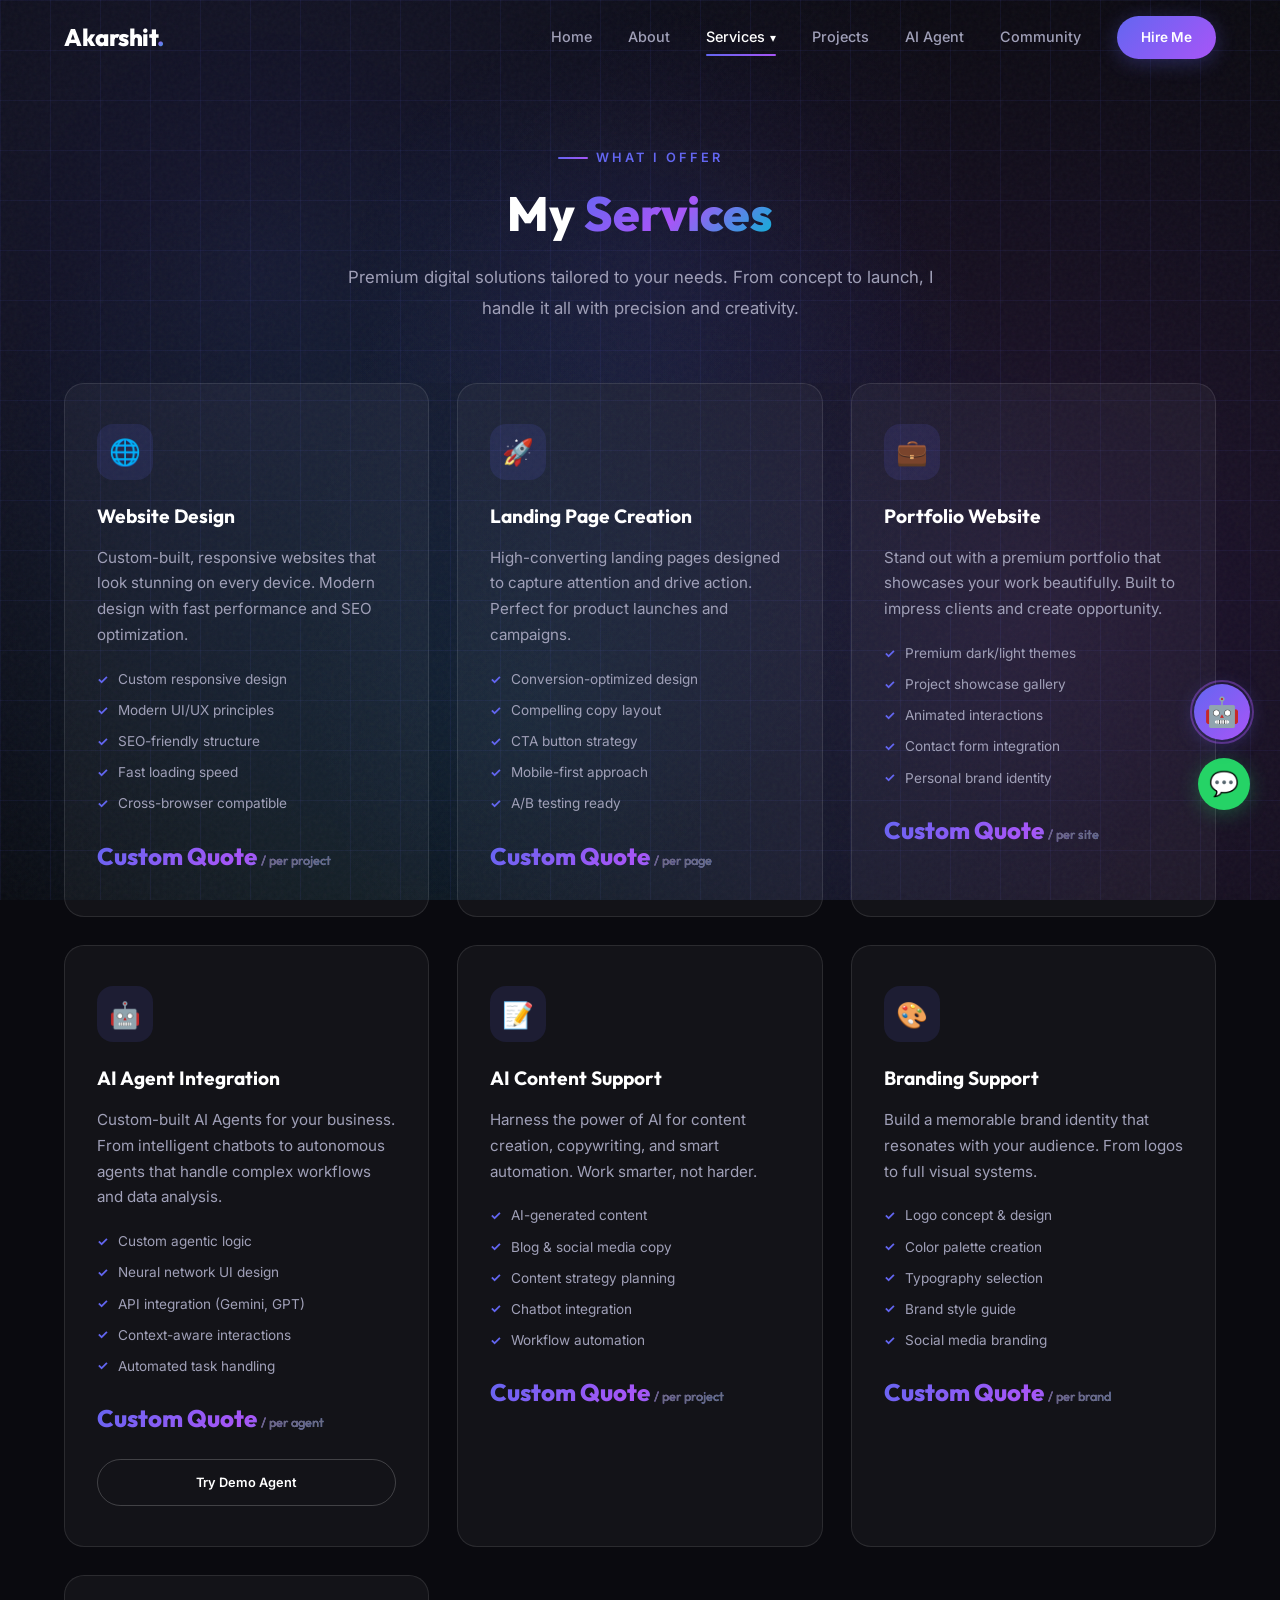
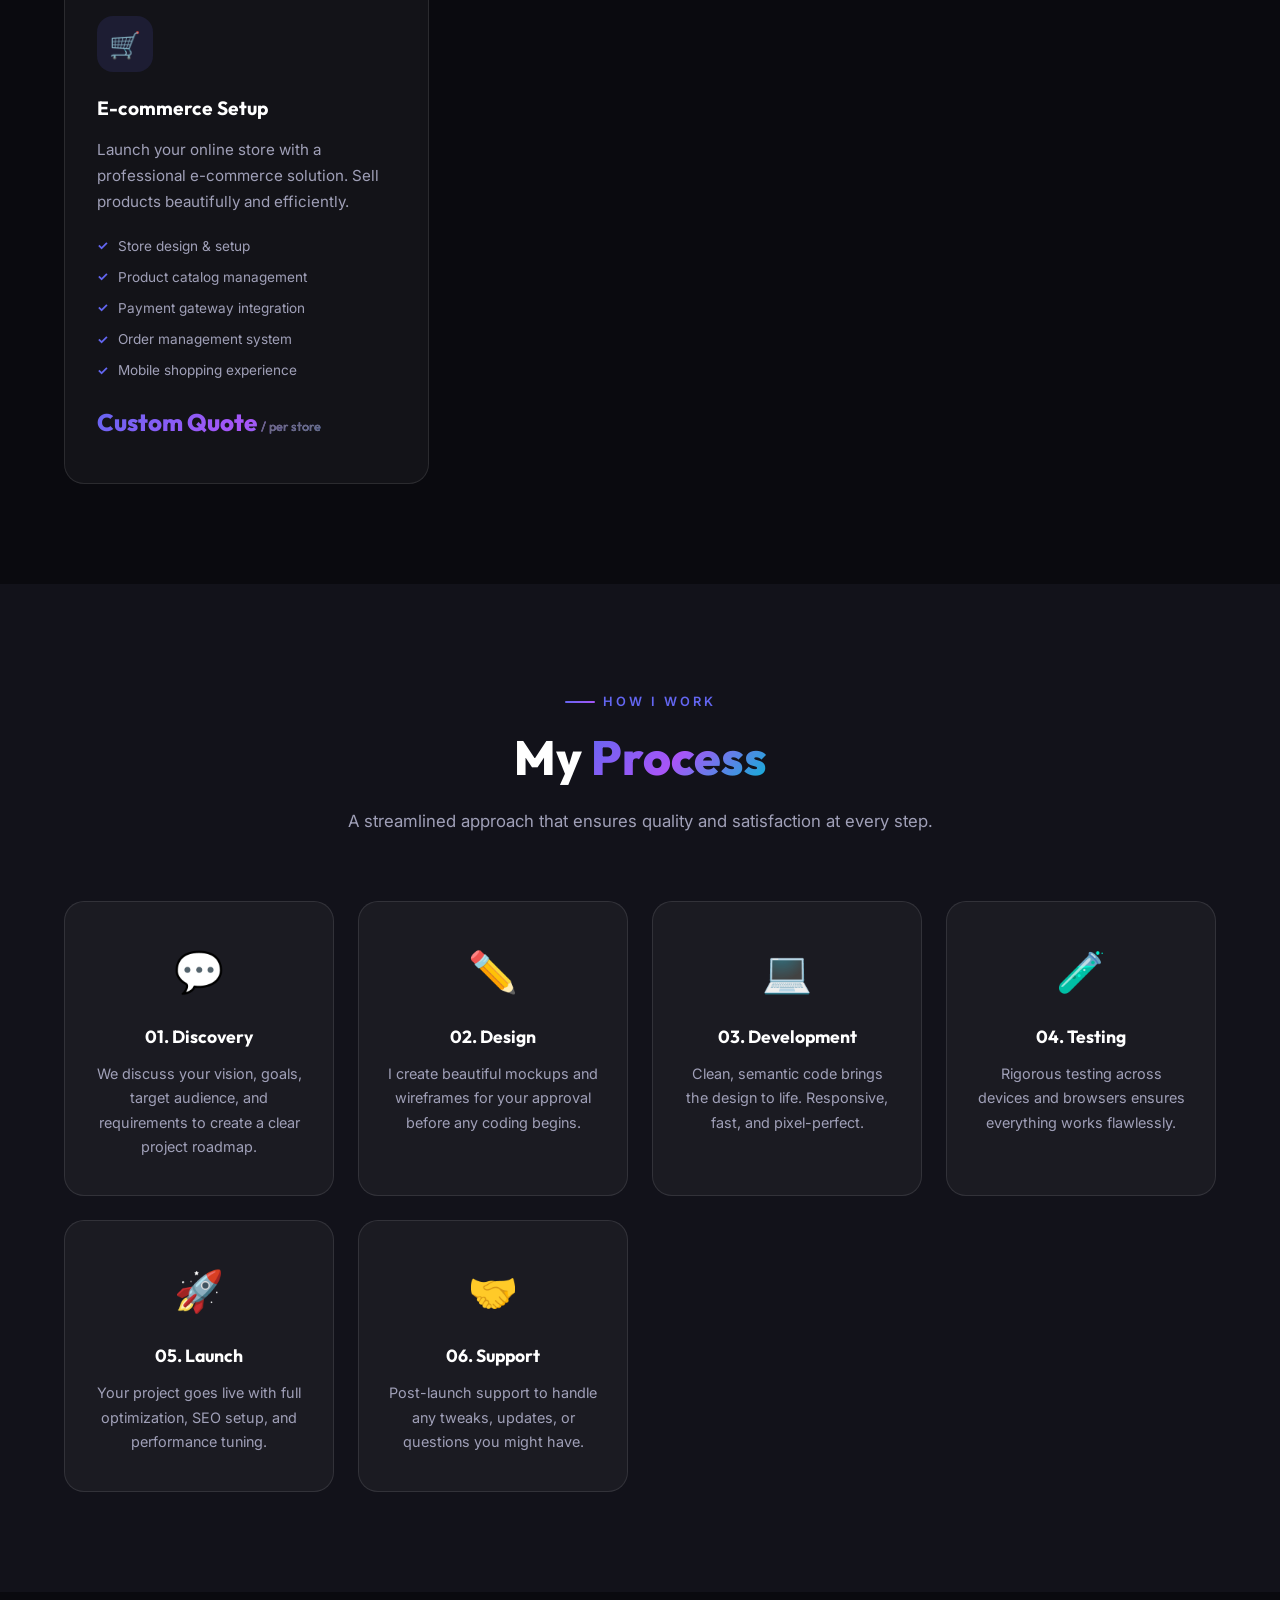
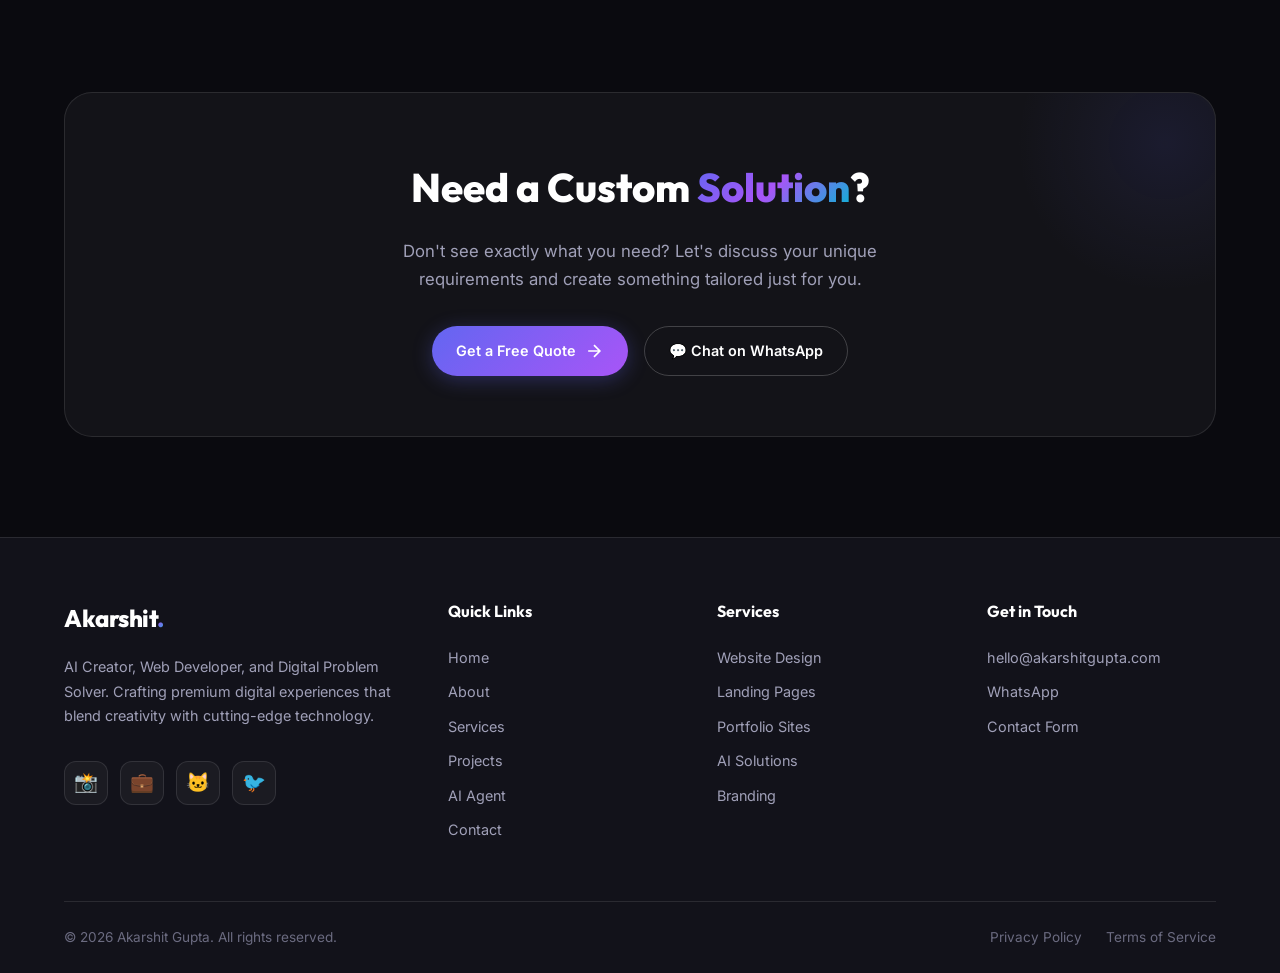
<file: services.html>
<!DOCTYPE html>
<html lang="en">

<head>
  <meta charset="UTF-8">
  <meta name="viewport" content="width=device-width, initial-scale=1.0">
  <title>Services — Akarshit Gupta | Web Design, AI & Branding</title>
  <meta name="description"
    content="Explore Akarshit Gupta's services: website design, landing pages, portfolio websites, AI content support, branding, and e-commerce setup.">
  <link rel="stylesheet" href="style.css">
  <link rel="icon" type="image/svg+xml"
    href="data:image/svg+xml,%3Csvg xmlns='http://www.w3.org/2000/svg' viewBox='0 0 32 32'%3E%3Ctext y='28' font-size='28'%3E⚡%3C/text%3E%3C/svg%3E">
</head>

<body>

  <!-- Preloader -->
  <div class="preloader" id="preloader">
    <div class="preloader-spinner"></div>
    <div class="preloader-text">Akarshit Gupta</div>
  </div>

  <!-- Background Effects -->
  <div class="bg-grid"></div>
  <div class="noise-overlay"></div>
  <div class="cursor-glow"></div>

  <!-- Navigation -->
  <nav class="navbar" id="navbar">
    <div class="container">
      <a href="index.html" class="nav-logo">Akarshit<span>.</span></a>
      <div class="nav-links" id="nav-links">
        <a href="index.html">Home</a>
        <a href="about.html">About</a>
        <div class="nav-dropdown">
          <a href="services.html" class="nav-dropdown-trigger active">Services <span class="nav-dropdown-arrow">▾</span></a>
          <div class="nav-dropdown-menu">
            <a href="services.html" class="nav-dropdown-item">
              <span class="nav-dropdown-icon">🌐</span>
              <span class="nav-dropdown-text">
                <strong>Website Design</strong>
                <small>Custom responsive websites</small>
              </span>
            </a>
            <a href="services.html" class="nav-dropdown-item">
              <span class="nav-dropdown-icon">🚀</span>
              <span class="nav-dropdown-text">
                <strong>Landing Pages</strong>
                <small>High-converting pages</small>
              </span>
            </a>
            <a href="services.html" class="nav-dropdown-item">
              <span class="nav-dropdown-icon">💼</span>
              <span class="nav-dropdown-text">
                <strong>Portfolio Website</strong>
                <small>Stand out beautifully</small>
              </span>
            </a>
            <a href="services.html" class="nav-dropdown-item">
              <span class="nav-dropdown-icon">🤖</span>
              <span class="nav-dropdown-text">
                <strong>AI Content Support</strong>
                <small>Smart automation</small>
              </span>
            </a>
            <a href="services.html" class="nav-dropdown-item">
              <span class="nav-dropdown-icon">🎨</span>
              <span class="nav-dropdown-text">
                <strong>Branding Support</strong>
                <small>Logo & visual identity</small>
              </span>
            </a>
            <a href="services.html" class="nav-dropdown-item">
              <span class="nav-dropdown-icon">🛒</span>
              <span class="nav-dropdown-text">
                <strong>E-commerce Setup</strong>
                <small>Launch your online store</small>
              </span>
            </a>
          </div>
        </div>
        <a href="projects.html">Projects</a>
        <a href="ai-agent.html">AI Agent</a>
        <a href="join.html">Community</a>
        <a href="contact.html" class="nav-cta">Hire Me</a>
      </div>
      <button class="nav-toggle" id="nav-toggle" aria-label="Toggle navigation">
        <span></span>
        <span></span>
        <span></span>
      </button>
    </div>
  </nav>

  <!-- Page Header -->
  <section class="page-header">
    <div class="container">
      <span class="section-label reveal" style="justify-content:center;">What I Offer</span>
      <h1 class="section-title reveal">My <span class="gradient-text">Services</span></h1>
      <p class="section-subtitle reveal" style="margin:0 auto;">Premium digital solutions tailored to your needs. From
        concept to launch, I handle it all with precision and creativity.</p>
    </div>
  </section>

  <!-- Services Grid -->
  <section class="section" id="services" style="padding-top:0;">
    <div class="container">
      <div class="services-grid">

        <!-- Service 1 -->
        <div class="service-card reveal">
          <div class="service-icon">🌐</div>
          <h3>Website Design</h3>
          <p>Custom-built, responsive websites that look stunning on every device. Modern design with fast performance
            and SEO optimization.</p>
          <ul class="service-features">
            <li>Custom responsive design</li>
            <li>Modern UI/UX principles</li>
            <li>SEO-friendly structure</li>
            <li>Fast loading speed</li>
            <li>Cross-browser compatible</li>
          </ul>
          <div class="service-price">Custom Quote <small>/ per project</small></div>
        </div>

        <!-- Service 2 -->
        <div class="service-card reveal">
          <div class="service-icon">🚀</div>
          <h3>Landing Page Creation</h3>
          <p>High-converting landing pages designed to capture attention and drive action. Perfect for product launches
            and campaigns.</p>
          <ul class="service-features">
            <li>Conversion-optimized design</li>
            <li>Compelling copy layout</li>
            <li>CTA button strategy</li>
            <li>Mobile-first approach</li>
            <li>A/B testing ready</li>
          </ul>
          <div class="service-price">Custom Quote <small>/ per page</small></div>
        </div>

        <!-- Service 3 -->
        <div class="service-card reveal">
          <div class="service-icon">💼</div>
          <h3>Portfolio Website</h3>
          <p>Stand out with a premium portfolio that showcases your work beautifully. Built to impress clients and
            create opportunity.</p>
          <ul class="service-features">
            <li>Premium dark/light themes</li>
            <li>Project showcase gallery</li>
            <li>Animated interactions</li>
            <li>Contact form integration</li>
            <li>Personal brand identity</li>
          </ul>
          <div class="service-price">Custom Quote <small>/ per site</small></div>
        </div>

        <!-- Service 4 -->
        <div class="service-card reveal">
          <div class="service-icon">🤖</div>
          <h3>AI Agent Integration</h3>
          <p>Custom-built AI Agents for your business. From intelligent chatbots to autonomous agents that handle complex workflows and data analysis.</p>
          <ul class="service-features">
            <li>Custom agentic logic</li>
            <li>Neural network UI design</li>
            <li>API integration (Gemini, GPT)</li>
            <li>Context-aware interactions</li>
            <li>Automated task handling</li>
          </ul>
          <div class="service-price">Custom Quote <small>/ per agent</small></div>
          <a href="ai-agent.html" class="btn btn-outline" style="margin-top:20px; width:100%; font-size:0.8rem;">
            <span>Try Demo Agent</span>
          </a>
        </div>

        <!-- Service 5 -->
        <div class="service-card reveal">
          <div class="service-icon">📝</div>
          <h3>AI Content Support</h3>
          <p>Harness the power of AI for content creation, copywriting, and smart automation. Work smarter, not harder.
          </p>
          <ul class="service-features">
            <li>AI-generated content</li>
            <li>Blog & social media copy</li>
            <li>Content strategy planning</li>
            <li>Chatbot integration</li>
            <li>Workflow automation</li>
          </ul>
          <div class="service-price">Custom Quote <small>/ per project</small></div>
        </div>

        <!-- Service 5 -->
        <div class="service-card reveal">
          <div class="service-icon">🎨</div>
          <h3>Branding Support</h3>
          <p>Build a memorable brand identity that resonates with your audience. From logos to full visual systems.</p>
          <ul class="service-features">
            <li>Logo concept & design</li>
            <li>Color palette creation</li>
            <li>Typography selection</li>
            <li>Brand style guide</li>
            <li>Social media branding</li>
          </ul>
          <div class="service-price">Custom Quote <small>/ per brand</small></div>
        </div>

        <!-- Service 6 -->
        <div class="service-card reveal">
          <div class="service-icon">🛒</div>
          <h3>E-commerce Setup</h3>
          <p>Launch your online store with a professional e-commerce solution. Sell products beautifully and
            efficiently.</p>
          <ul class="service-features">
            <li>Store design & setup</li>
            <li>Product catalog management</li>
            <li>Payment gateway integration</li>
            <li>Order management system</li>
            <li>Mobile shopping experience</li>
          </ul>
          <div class="service-price">Custom Quote <small>/ per store</small></div>
        </div>

      </div>
    </div>
  </section>

  <!-- Process Section -->
  <section class="section" style="background: var(--bg-secondary);">
    <div class="container">
      <div class="section-header reveal">
        <span class="section-label">How I Work</span>
        <h2 class="section-title">My <span class="gradient-text">Process</span></h2>
        <p class="section-subtitle">A streamlined approach that ensures quality and satisfaction at every step.</p>
      </div>
      <div class="why-grid">
        <div class="why-card reveal">
          <span class="why-icon">💬</span>
          <h3>01. Discovery</h3>
          <p>We discuss your vision, goals, target audience, and requirements to create a clear project roadmap.</p>
        </div>
        <div class="why-card reveal">
          <span class="why-icon">✏️</span>
          <h3>02. Design</h3>
          <p>I create beautiful mockups and wireframes for your approval before any coding begins.</p>
        </div>
        <div class="why-card reveal">
          <span class="why-icon">💻</span>
          <h3>03. Development</h3>
          <p>Clean, semantic code brings the design to life. Responsive, fast, and pixel-perfect.</p>
        </div>
        <div class="why-card reveal">
          <span class="why-icon">🧪</span>
          <h3>04. Testing</h3>
          <p>Rigorous testing across devices and browsers ensures everything works flawlessly.</p>
        </div>
        <div class="why-card reveal">
          <span class="why-icon">🚀</span>
          <h3>05. Launch</h3>
          <p>Your project goes live with full optimization, SEO setup, and performance tuning.</p>
        </div>
        <div class="why-card reveal">
          <span class="why-icon">🤝</span>
          <h3>06. Support</h3>
          <p>Post-launch support to handle any tweaks, updates, or questions you might have.</p>
        </div>
      </div>
    </div>
  </section>

  <!-- CTA -->
  <section class="section contact-cta text-center">
    <div class="container">
      <div class="contact-cta-card reveal">
        <h2>Need a Custom <span class="gradient-text">Solution</span>?</h2>
        <p>Don't see exactly what you need? Let's discuss your unique requirements and create something tailored just
          for you.</p>
        <div class="contact-cta-buttons">
          <a href="contact.html" class="btn btn-primary">
            <span>Get a Free Quote</span>
            <svg class="btn-icon" viewBox="0 0 24 24" fill="none" stroke="currentColor" stroke-width="2">
              <path d="M5 12h14M12 5l7 7-7 7" />
            </svg>
          </a>
          <a href="https://wa.me/qr/EAIRDGVI3PO5N1" target="_blank" rel="noopener" class="btn btn-outline">
            <span>💬 Chat on WhatsApp</span>
          </a>
        </div>
      </div>
    </div>
  </section>

  <!-- Footer -->
  <footer class="footer" id="footer">
    <div class="container">
      <div class="footer-grid">
        <div class="footer-about">
          <a href="index.html" class="nav-logo">Akarshit<span>.</span></a>
          <p>AI Creator, Web Developer, and Digital Problem Solver. Crafting premium digital experiences that blend
            creativity with cutting-edge technology.</p>
          <div class="social-links">
            <a href="https://instagram.com" target="_blank" rel="noopener" class="social-link"
              aria-label="Instagram">📸</a>
            <a href="https://linkedin.com" target="_blank" rel="noopener" class="social-link"
              aria-label="LinkedIn">💼</a>
            <a href="https://github.com" target="_blank" rel="noopener" class="social-link" aria-label="GitHub">🐱</a>
            <a href="https://twitter.com" target="_blank" rel="noopener" class="social-link" aria-label="Twitter">🐦</a>
          </div>
        </div>
        <div>
          <h4>Quick Links</h4>
          <div class="footer-links">
            <a href="index.html">Home</a>
            <a href="about.html">About</a>
            <a href="services.html">Services</a>
            <a href="projects.html">Projects</a>
            <a href="ai-agent.html">AI Agent</a>
            <a href="contact.html">Contact</a>
          </div>
        </div>
        <div>
          <h4>Services</h4>
          <div class="footer-links">
            <a href="services.html">Website Design</a>
            <a href="services.html">Landing Pages</a>
            <a href="services.html">Portfolio Sites</a>
            <a href="services.html">AI Solutions</a>
            <a href="services.html">Branding</a>
          </div>
        </div>
        <div>
          <h4>Get in Touch</h4>
          <div class="footer-links">
            <a href="mailto:hello@akarshitgupta.com">hello@akarshitgupta.com</a>
            <a href="https://wa.me/qr/EAIRDGVI3PO5N1">WhatsApp</a>
            <a href="contact.html">Contact Form</a>
          </div>
        </div>
      </div>
      <div class="footer-bottom">
        <p>© 2026 Akarshit Gupta. All rights reserved.</p>
        <div class="footer-bottom-links">
          <a href="#">Privacy Policy</a>
          <a href="#">Terms of Service</a>
        </div>
      </div>
    </div>
  </footer>

  <!-- WhatsApp Float -->
  <a href="https://wa.me/qr/EAIRDGVI3PO5N1" target="_blank" rel="noopener" class="whatsapp-float"
    aria-label="Chat on WhatsApp">💬</a>

  <!-- Back to Top -->
  <button class="back-to-top" id="back-to-top" aria-label="Back to top">↑</button>

  <!-- AI Chatbot Widget -->
  <div class="chatbot-widget" id="chatbot-widget">
    <button class="chatbot-toggle" id="chatbot-toggle" aria-label="Toggle AI Chat">
      <span class="chatbot-icon">🤖</span>
    </button>
    <div class="chatbot-window" id="chatbot-window">
      <div class="chatbot-header">
        <div class="chatbot-header-info">
          <span class="chatbot-pulse"></span>
          <h4>Akarshit's AI Assistant</h4>
        </div>
        <button class="chatbot-close" id="chatbot-close">&times;</button>
      </div>
      <div class="chatbot-messages" id="chatbot-messages">
        <div class="chat-message bot-message">
          <p>Hi there! 👋 I'm Akarshit's AI assistant. How can I help you today?</p>
        </div>
      </div>
      <div class="chatbot-input-area">
        <input type="text" id="chatbot-input" placeholder="Type a message...">
        <button id="chatbot-send" aria-label="Send message">
          <svg viewBox="0 0 24 24" fill="none" stroke="currentColor" stroke-width="2">
            <path d="M22 2L11 13M22 2l-7 20-4-9-9-4 20-7z" />
          </svg>
        </button>
      </div>
    </div>
  </div>

  <script src="main.js"></script>
  <script src="3d-effects.js"></script>
</body>

</html>
</file>
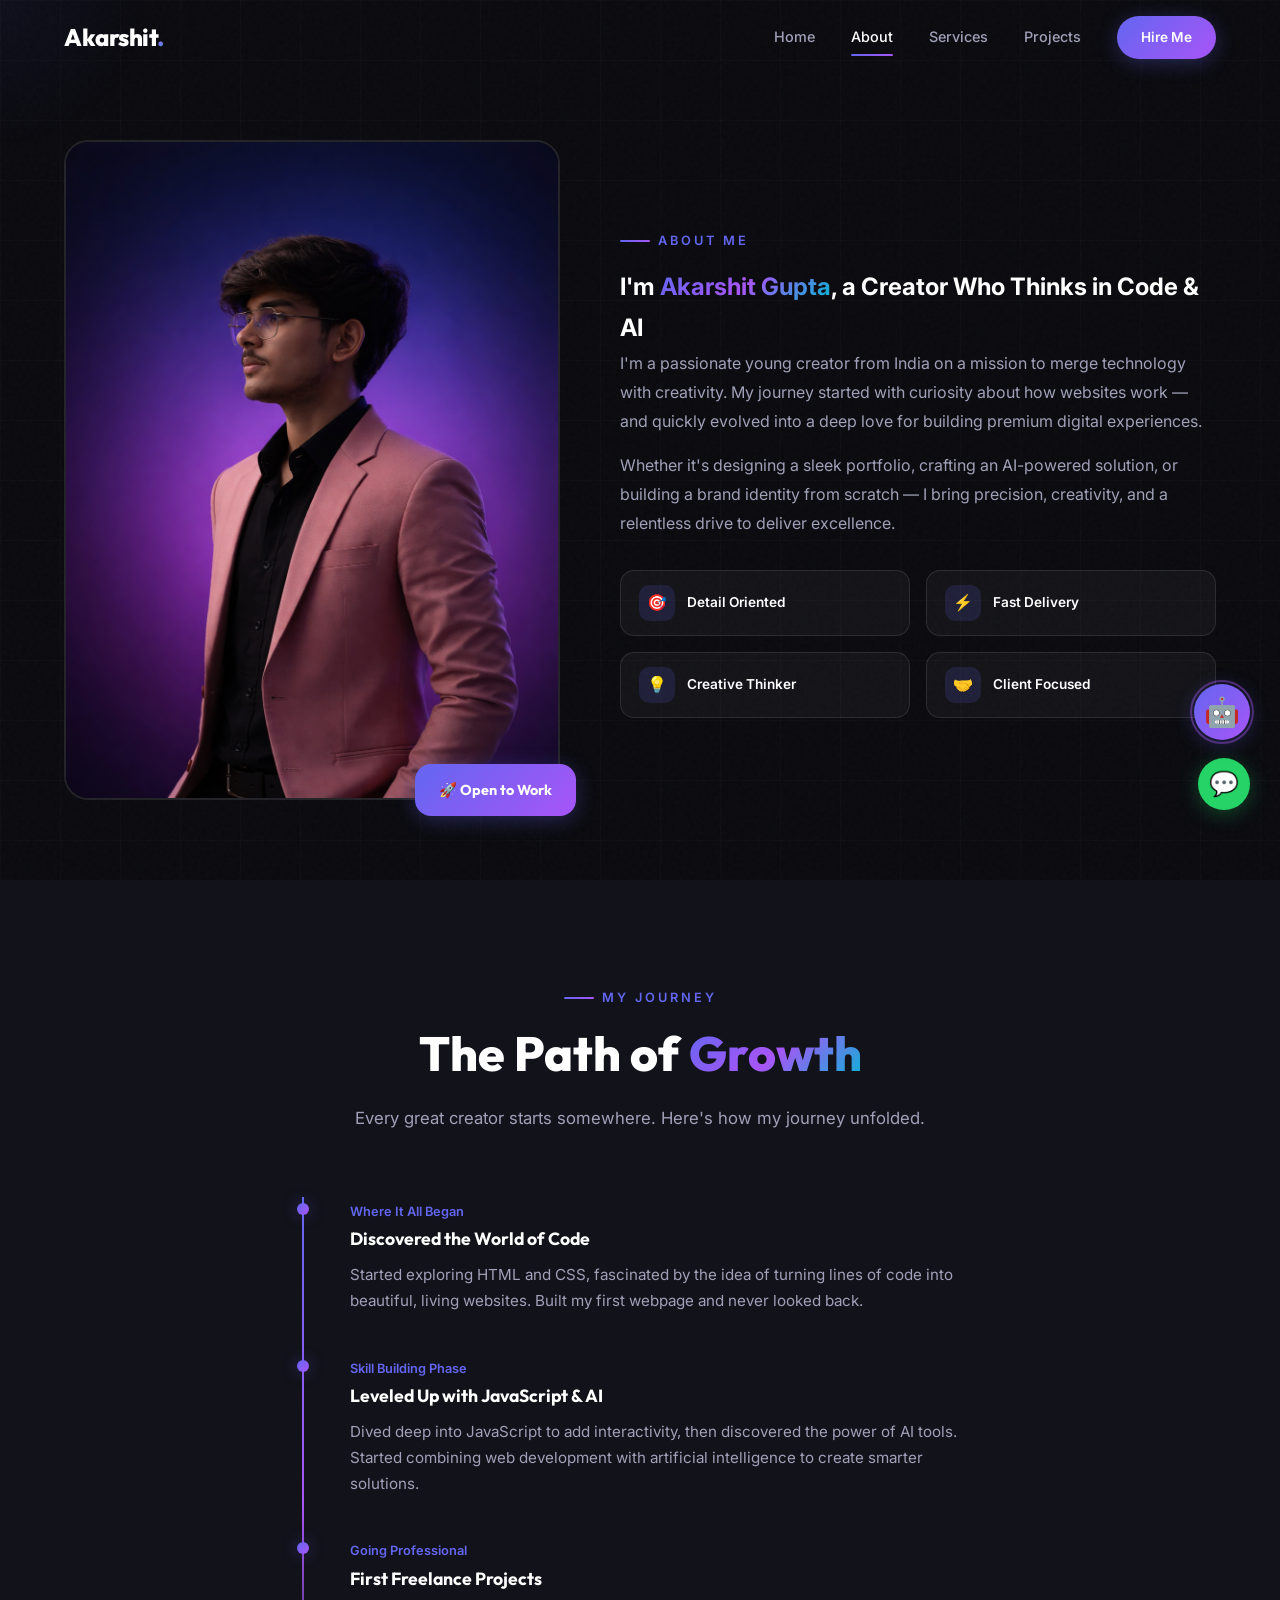
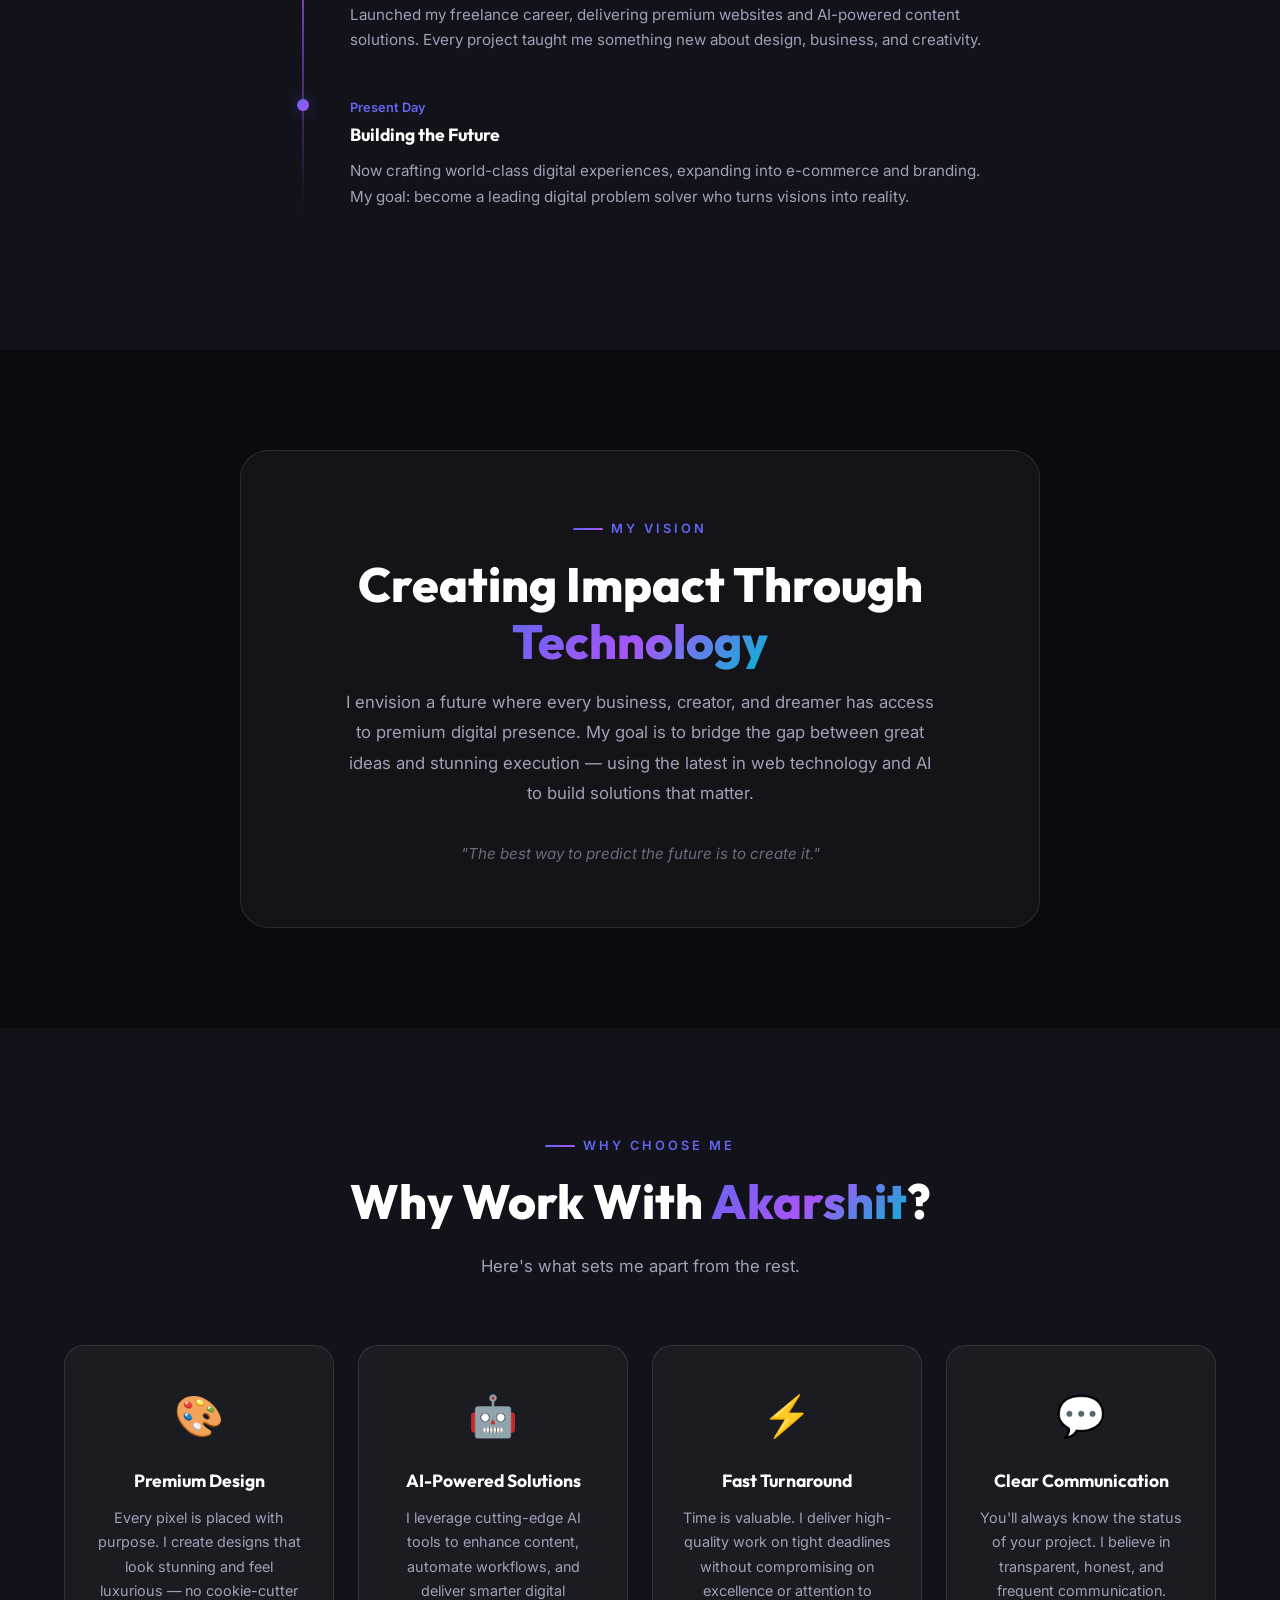
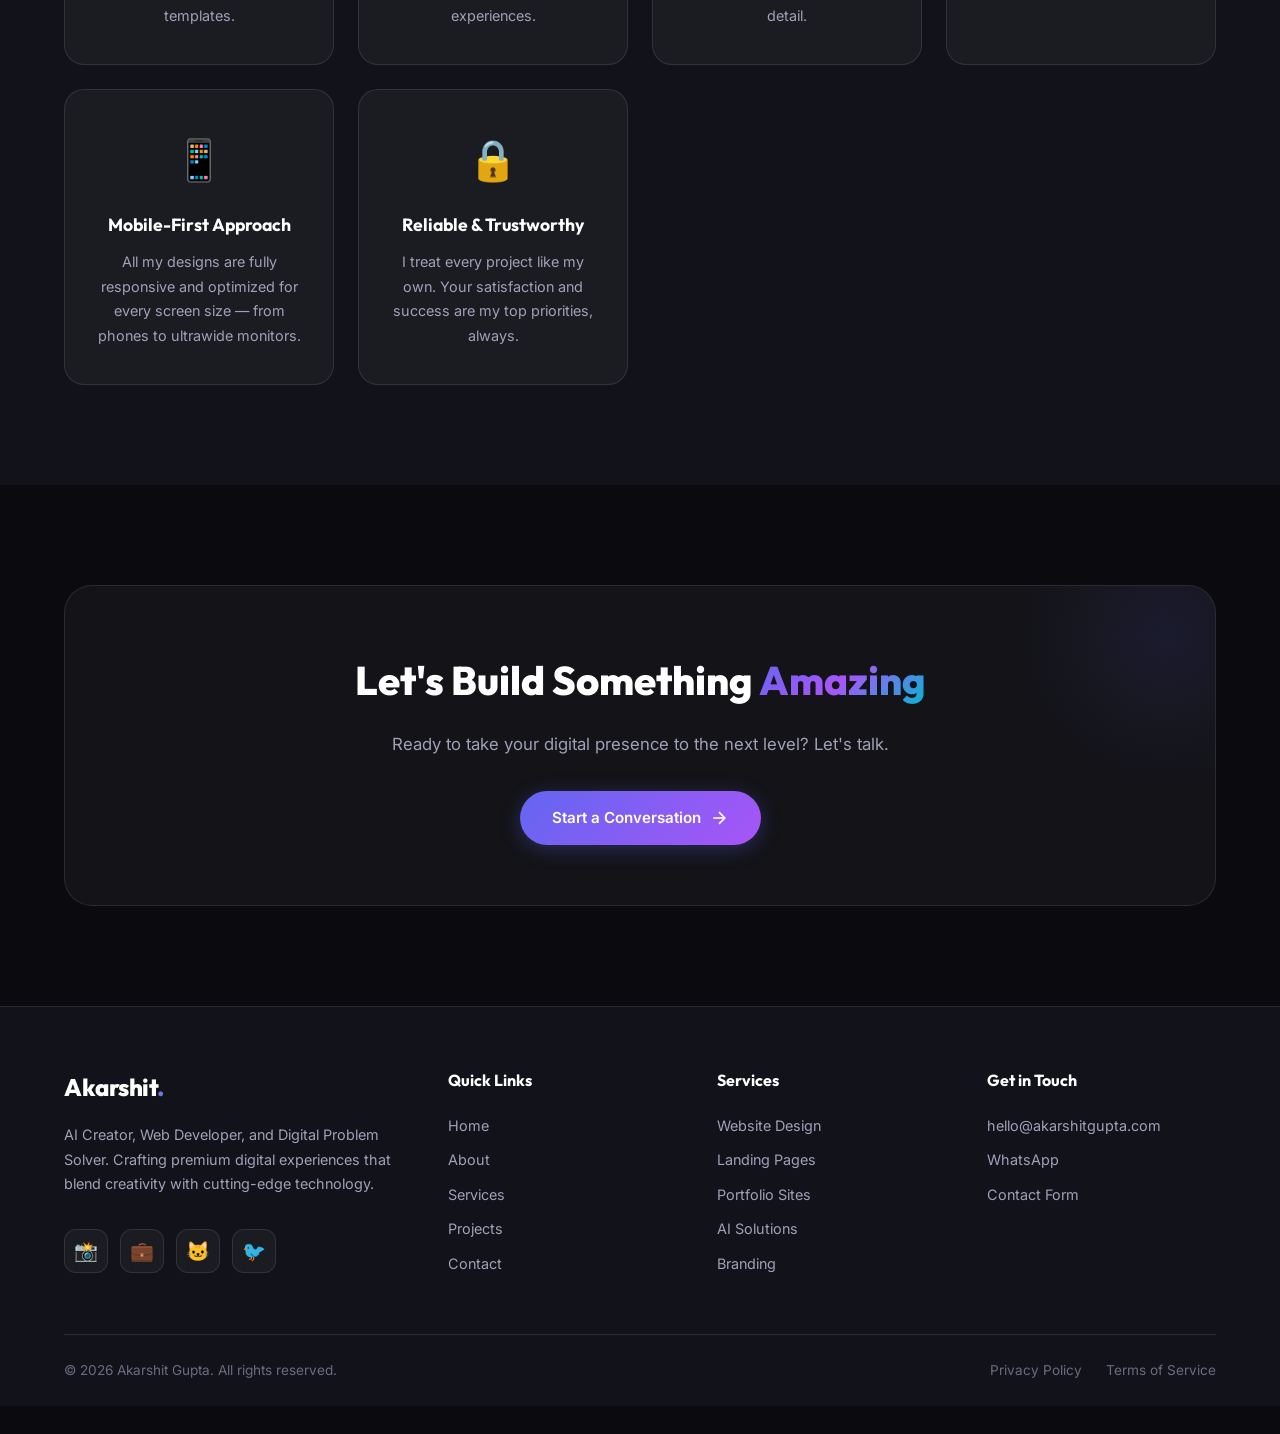
<file: demo 1/demo 1/about.html>
<!DOCTYPE html>
<html lang="en">

<head>
  <meta charset="UTF-8">
  <meta name="viewport" content="width=device-width, initial-scale=1.0">
  <title>About — Akarshit Gupta | AI Creator & Web Developer</title>
  <meta name="description"
    content="Learn about Akarshit Gupta — his journey, vision, and why he's the right choice for your next digital project. AI Creator and Web Developer.">
  <link rel="stylesheet" href="style.css">
  <link rel="icon" type="image/svg+xml"
    href="data:image/svg+xml,%3Csvg xmlns='http://www.w3.org/2000/svg' viewBox='0 0 32 32'%3E%3Ctext y='28' font-size='28'%3E⚡%3C/text%3E%3C/svg%3E">
</head>

<body>

  <!-- Preloader -->
  <div class="preloader" id="preloader">
    <div class="preloader-spinner"></div>
    <div class="preloader-text">Akarshit Gupta</div>
  </div>

  <!-- Background Effects -->
  <div class="bg-grid"></div>
  <div class="noise-overlay"></div>
  <div class="cursor-glow"></div>

  <!-- Navigation -->
  <nav class="navbar" id="navbar">
    <div class="container">
      <a href="index.html" class="nav-logo">Akarshit<span>.</span></a>
      <div class="nav-links" id="nav-links">
        <a href="index.html">Home</a>
        <a href="about.html">About</a>
        <a href="services.html">Services</a>
        <a href="projects.html">Projects</a>
        <a href="contact.html" class="nav-cta">Hire Me</a>
      </div>
      <button class="nav-toggle" id="nav-toggle" aria-label="Toggle navigation">
        <span></span>
        <span></span>
        <span></span>
      </button>
    </div>
  </nav>

  <!-- About Hero -->
  <section class="section about-hero" id="about-hero">
    <div class="container">
      <div class="about-grid">
        <div class="about-image-wrapper reveal-left">
          <img src="images/profile.png" alt="Akarshit Gupta portrait">
          <div class="about-image-badge">🚀 Open to Work</div>
        </div>
        <div class="about-content reveal-right">
          <span class="section-label">About Me</span>
          <h1>I'm <span class="gradient-text">Akarshit Gupta</span>, a Creator Who Thinks in Code & AI</h1>
          <p>I'm a passionate young creator from India on a mission to merge technology with creativity. My journey
            started with curiosity about how websites work — and quickly evolved into a deep love for building premium
            digital experiences.</p>
          <p>Whether it's designing a sleek portfolio, crafting an AI-powered solution, or building a brand identity
            from scratch — I bring precision, creativity, and a relentless drive to deliver excellence.</p>
          <div class="about-highlights">
            <div class="about-highlight">
              <div class="highlight-icon">🎯</div>
              <span>Detail Oriented</span>
            </div>
            <div class="about-highlight">
              <div class="highlight-icon">⚡</div>
              <span>Fast Delivery</span>
            </div>
            <div class="about-highlight">
              <div class="highlight-icon">💡</div>
              <span>Creative Thinker</span>
            </div>
            <div class="about-highlight">
              <div class="highlight-icon">🤝</div>
              <span>Client Focused</span>
            </div>
          </div>
        </div>
      </div>
    </div>
  </section>

  <!-- Learning Journey -->
  <section class="section journey-section" id="journey">
    <div class="container">
      <div class="section-header reveal">
        <span class="section-label">My Journey</span>
        <h2 class="section-title">The Path of <span class="gradient-text">Growth</span></h2>
        <p class="section-subtitle">Every great creator starts somewhere. Here's how my journey unfolded.</p>
      </div>
      <div class="timeline">
        <div class="timeline-item reveal">
          <span class="timeline-date">Where It All Began</span>
          <h4>Discovered the World of Code</h4>
          <p>Started exploring HTML and CSS, fascinated by the idea of turning lines of code into beautiful, living
            websites. Built my first webpage and never looked back.</p>
        </div>
        <div class="timeline-item reveal">
          <span class="timeline-date">Skill Building Phase</span>
          <h4>Leveled Up with JavaScript & AI</h4>
          <p>Dived deep into JavaScript to add interactivity, then discovered the power of AI tools. Started combining
            web development with artificial intelligence to create smarter solutions.</p>
        </div>
        <div class="timeline-item reveal">
          <span class="timeline-date">Going Professional</span>
          <h4>First Freelance Projects</h4>
          <p>Launched my freelance career, delivering premium websites and AI-powered content solutions. Every project
            taught me something new about design, business, and creativity.</p>
        </div>
        <div class="timeline-item reveal">
          <span class="timeline-date">Present Day</span>
          <h4>Building the Future</h4>
          <p>Now crafting world-class digital experiences, expanding into e-commerce and branding. My goal: become a
            leading digital problem solver who turns visions into reality.</p>
        </div>
      </div>
    </div>
  </section>

  <!-- Vision & Goals -->
  <section class="section" id="vision">
    <div class="container">
      <div class="vision-card reveal">
        <span class="section-label" style="justify-content:center;">My Vision</span>
        <h2 class="section-title">Creating Impact Through <span class="gradient-text">Technology</span></h2>
        <p>I envision a future where every business, creator, and dreamer has access to premium digital presence. My
          goal is to bridge the gap between great ideas and stunning execution — using the latest in web technology and
          AI to build solutions that matter.</p>
        <p style="margin-bottom:0; font-size:0.95rem; color: var(--text-muted);">
          <em>"The best way to predict the future is to create it."</em>
        </p>
      </div>
    </div>
  </section>

  <!-- Why Work With Me -->
  <section class="section why-section" id="why-me" style="background: var(--bg-secondary);">
    <div class="container">
      <div class="section-header reveal">
        <span class="section-label">Why Choose Me</span>
        <h2 class="section-title">Why Work With <span class="gradient-text">Akarshit</span>?</h2>
        <p class="section-subtitle">Here's what sets me apart from the rest.</p>
      </div>
      <div class="why-grid">
        <div class="why-card reveal">
          <span class="why-icon">🎨</span>
          <h3>Premium Design</h3>
          <p>Every pixel is placed with purpose. I create designs that look stunning and feel luxurious — no
            cookie-cutter templates.</p>
        </div>
        <div class="why-card reveal">
          <span class="why-icon">🤖</span>
          <h3>AI-Powered Solutions</h3>
          <p>I leverage cutting-edge AI tools to enhance content, automate workflows, and deliver smarter digital
            experiences.</p>
        </div>
        <div class="why-card reveal">
          <span class="why-icon">⚡</span>
          <h3>Fast Turnaround</h3>
          <p>Time is valuable. I deliver high-quality work on tight deadlines without compromising on excellence or
            attention to detail.</p>
        </div>
        <div class="why-card reveal">
          <span class="why-icon">💬</span>
          <h3>Clear Communication</h3>
          <p>You'll always know the status of your project. I believe in transparent, honest, and frequent
            communication.</p>
        </div>
        <div class="why-card reveal">
          <span class="why-icon">📱</span>
          <h3>Mobile-First Approach</h3>
          <p>All my designs are fully responsive and optimized for every screen size — from phones to ultrawide
            monitors.</p>
        </div>
        <div class="why-card reveal">
          <span class="why-icon">🔒</span>
          <h3>Reliable & Trustworthy</h3>
          <p>I treat every project like my own. Your satisfaction and success are my top priorities, always.</p>
        </div>
      </div>
    </div>
  </section>

  <!-- CTA -->
  <section class="section contact-cta text-center">
    <div class="container">
      <div class="contact-cta-card reveal">
        <h2>Let's Build Something <span class="gradient-text">Amazing</span></h2>
        <p>Ready to take your digital presence to the next level? Let's talk.</p>
        <div class="contact-cta-buttons">
          <a href="contact.html" class="btn btn-primary">
            <span>Start a Conversation</span>
            <svg class="btn-icon" viewBox="0 0 24 24" fill="none" stroke="currentColor" stroke-width="2">
              <path d="M5 12h14M12 5l7 7-7 7" />
            </svg>
          </a>
        </div>
      </div>
    </div>
  </section>

  <!-- Footer -->
  <footer class="footer" id="footer">
    <div class="container">
      <div class="footer-grid">
        <div class="footer-about">
          <a href="index.html" class="nav-logo">Akarshit<span>.</span></a>
          <p>AI Creator, Web Developer, and Digital Problem Solver. Crafting premium digital experiences that blend
            creativity with cutting-edge technology.</p>
          <div class="social-links">
            <a href="https://instagram.com" target="_blank" rel="noopener" class="social-link"
              aria-label="Instagram">📸</a>
            <a href="https://linkedin.com" target="_blank" rel="noopener" class="social-link"
              aria-label="LinkedIn">💼</a>
            <a href="https://github.com" target="_blank" rel="noopener" class="social-link" aria-label="GitHub">🐱</a>
            <a href="https://twitter.com" target="_blank" rel="noopener" class="social-link" aria-label="Twitter">🐦</a>
          </div>
        </div>
        <div>
          <h4>Quick Links</h4>
          <div class="footer-links">
            <a href="index.html">Home</a>
            <a href="about.html">About</a>
            <a href="services.html">Services</a>
            <a href="projects.html">Projects</a>
            <a href="contact.html">Contact</a>
          </div>
        </div>
        <div>
          <h4>Services</h4>
          <div class="footer-links">
            <a href="services.html">Website Design</a>
            <a href="services.html">Landing Pages</a>
            <a href="services.html">Portfolio Sites</a>
            <a href="services.html">AI Solutions</a>
            <a href="services.html">Branding</a>
          </div>
        </div>
        <div>
          <h4>Get in Touch</h4>
          <div class="footer-links">
            <a href="mailto:hello@akarshitgupta.com">hello@akarshitgupta.com</a>
            <a href="https://wa.me/qr/EAIRDGVI3PO5N1">WhatsApp</a>
            <a href="contact.html">Contact Form</a>
          </div>
        </div>
      </div>
      <div class="footer-bottom">
        <p>© 2026 Akarshit Gupta. All rights reserved.</p>
        <div class="footer-bottom-links">
          <a href="#">Privacy Policy</a>
          <a href="#">Terms of Service</a>
        </div>
      </div>
    </div>
  </footer>

  <!-- WhatsApp Float -->
  <a href="https://wa.me/qr/EAIRDGVI3PO5N1" target="_blank" rel="noopener" class="whatsapp-float"
    aria-label="Chat on WhatsApp">💬</a>
</br>
  <!-- Back to Top -->
  <button class="back-to-top" id="back-to-top" aria-label="Back to top">↑</button>

  <!-- AI Chatbot Widget -->
  <div class="chatbot-widget" id="chatbot-widget">
    <button class="chatbot-toggle" id="chatbot-toggle" aria-label="Toggle AI Chat">
      <span class="chatbot-icon">🤖</span>
    </button>
    <div class="chatbot-window" id="chatbot-window">
      <div class="chatbot-header">
        <div class="chatbot-header-info">
          <span class="chatbot-pulse"></span>
          <h4>Akarshit's AI Assistant</h4>
        </div>
        <button class="chatbot-close" id="chatbot-close">&times;</button>
      </div>
      <div class="chatbot-messages" id="chatbot-messages">
        <div class="chat-message bot-message">
          <p>Hi there! 👋 I'm Akarshit's AI assistant. How can I help you today?</p>
        </div>
      </div>
      <div class="chatbot-input-area">
        <input type="text" id="chatbot-input" placeholder="Type a message...">
        <button id="chatbot-send" aria-label="Send message">
          <svg viewBox="0 0 24 24" fill="none" stroke="currentColor" stroke-width="2">
            <path d="M22 2L11 13M22 2l-7 20-4-9-9-4 20-7z" />
          </svg>
        </button>
      </div>
    </div>
  </div>

  <script src="main.js"></script>
</body>

</html>
</file>
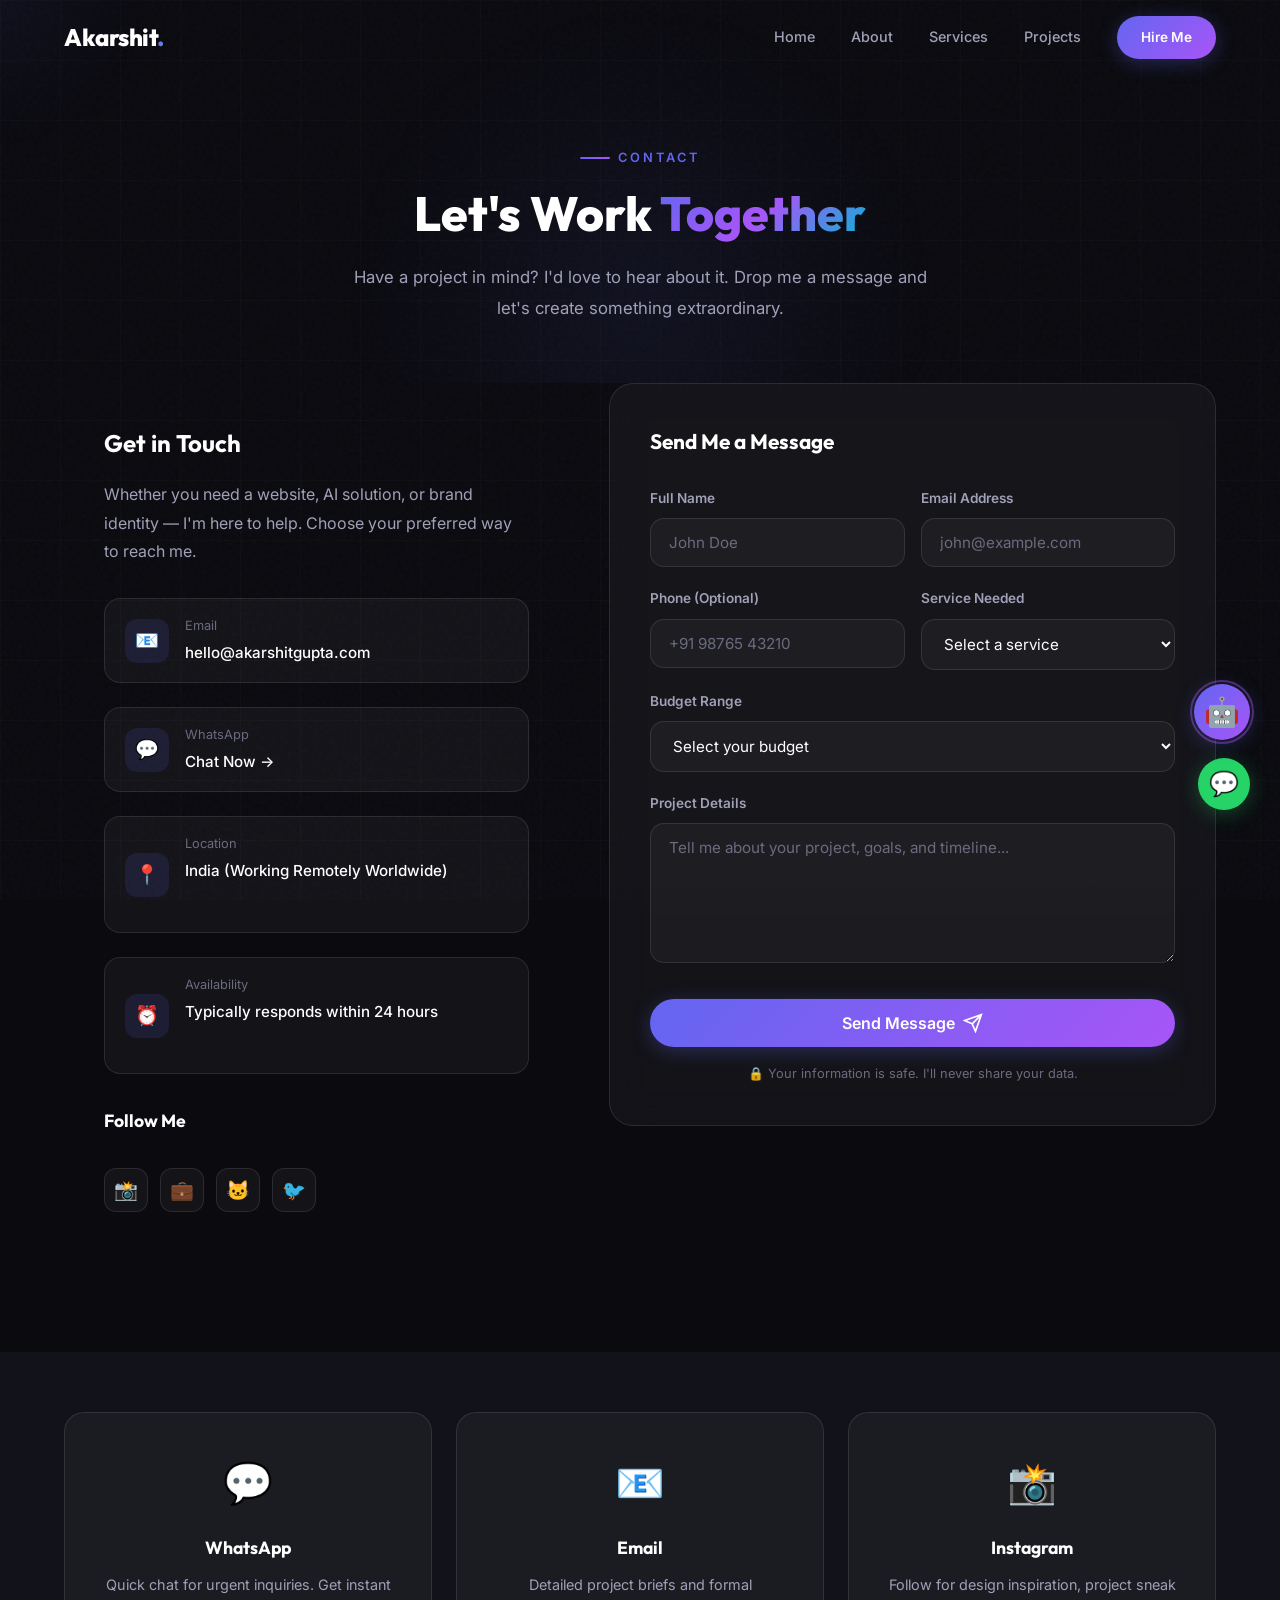
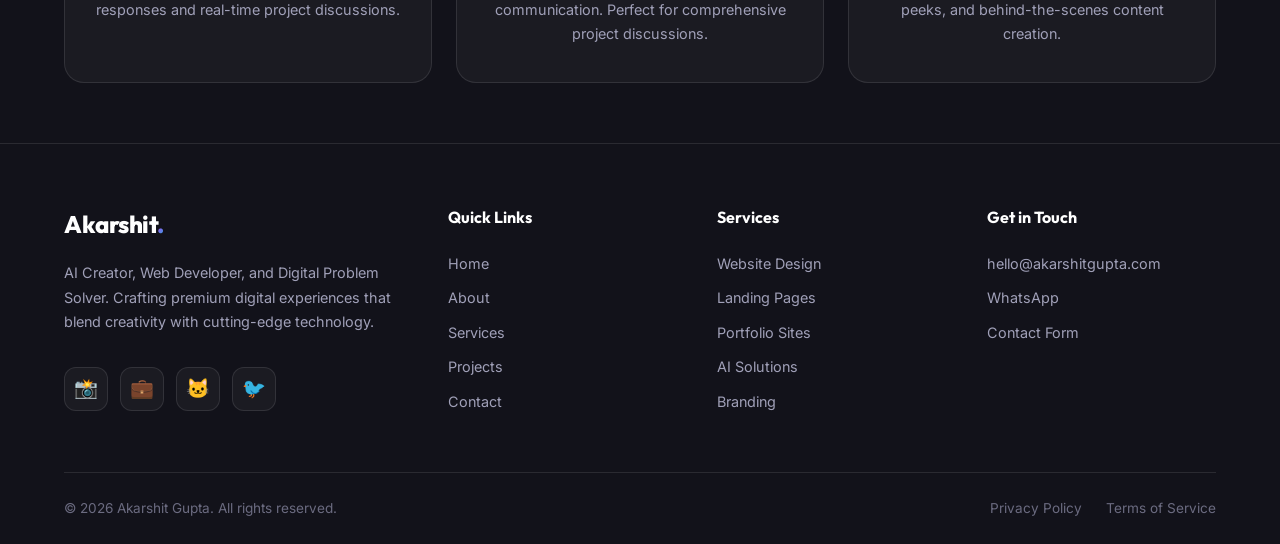
<file: demo 1/demo 1/contact.html>
<!DOCTYPE html>
<html lang="en">
<head>
  <meta charset="UTF-8">
  <meta name="viewport" content="width=device-width, initial-scale=1.0">
  <title>Contact — Akarshit Gupta | Let's Work Together</title>
  <meta name="description" content="Get in touch with Akarshit Gupta for web development, AI solutions, and branding services. Contact via form, WhatsApp, or social media.">
  <link rel="stylesheet" href="style.css">
  <link rel="icon" type="image/svg+xml" href="data:image/svg+xml,%3Csvg xmlns='http://www.w3.org/2000/svg' viewBox='0 0 32 32'%3E%3Ctext y='28' font-size='28'%3E⚡%3C/text%3E%3C/svg%3E">
</head>
<body>

  <!-- Preloader -->
  <div class="preloader" id="preloader">
    <div class="preloader-spinner"></div>
    <div class="preloader-text">Akarshit Gupta</div>
  </div>

  <!-- Background Effects -->
  <div class="bg-grid"></div>
  <div class="noise-overlay"></div>
  <div class="cursor-glow"></div>

  <!-- Navigation -->
  <nav class="navbar" id="navbar">
    <div class="container">
      <a href="index.html" class="nav-logo">Akarshit<span>.</span></a>
      <div class="nav-links" id="nav-links">
        <a href="index.html">Home</a>
        <a href="about.html">About</a>
        <a href="services.html">Services</a>
        <a href="projects.html">Projects</a>
        <a href="contact.html" class="nav-cta">Hire Me</a>
      </div>
      <button class="nav-toggle" id="nav-toggle" aria-label="Toggle navigation">
        <span></span>
        <span></span>
        <span></span>
      </button>
    </div>
  </nav>

  <!-- Page Header -->
  <section class="page-header">
    <div class="container">
      <span class="section-label reveal" style="justify-content:center;">Contact</span>
      <h1 class="section-title reveal">Let's Work <span class="gradient-text">Together</span></h1>
      <p class="section-subtitle reveal" style="margin:0 auto;">Have a project in mind? I'd love to hear about it. Drop me a message and let's create something extraordinary.</p>
    </div>
  </section>

  <!-- Contact Section -->
  <section class="section" id="contact" style="padding-top:0;">
    <div class="container">
      <div class="contact-grid">

        <!-- Contact Info -->
        <div class="contact-info reveal-left">
          <h3>Get in Touch</h3>
          <p>Whether you need a website, AI solution, or brand identity — I'm here to help. Choose your preferred way to reach me.</p>

          <div class="contact-detail">
            <div class="contact-detail-icon">📧</div>
            <div class="contact-detail-text">
              <span>Email</span>
              <a href="mailto:hello@akarshitgupta.com">hello@akarshitgupta.com</a>
            </div>
          </div>

          <div class="contact-detail">
            <div class="contact-detail-icon">💬</div>
            <div class="contact-detail-text">
              <span>WhatsApp</span>
              <a href="https://wa.me/qr/EAIRDGVI3PO5N1" target="_blank" rel="noopener">Chat Now →</a>
            </div>
          </div>

          <div class="contact-detail">
            <div class="contact-detail-icon">📍</div>
            <div class="contact-detail-text">
              <span>Location</span>
              <p>India (Working Remotely Worldwide)</p>
            </div>
          </div>

          <div class="contact-detail">
            <div class="contact-detail-icon">⏰</div>
            <div class="contact-detail-text">
              <span>Availability</span>
              <p>Typically responds within 24 hours</p>
            </div>
          </div>

          <h3 style="margin-top:32px; margin-bottom:12px; font-size:1.1rem;">Follow Me</h3>
          <div class="social-links">
            <a href="https://instagram.com" target="_blank" rel="noopener" class="social-link" aria-label="Instagram" title="Instagram">📸</a>
            <a href="https://linkedin.com" target="_blank" rel="noopener" class="social-link" aria-label="LinkedIn" title="LinkedIn">💼</a>
            <a href="https://github.com" target="_blank" rel="noopener" class="social-link" aria-label="GitHub" title="GitHub">🐱</a>
            <a href="https://twitter.com" target="_blank" rel="noopener" class="social-link" aria-label="Twitter" title="Twitter">🐦</a>
          </div>
        </div>

        <!-- Contact Form -->
        <div class="contact-form-wrapper reveal-right">
          <h3>Send Me a Message</h3>
          <form id="contact-form">
            <div class="form-row">
              <div class="form-group">
                <label for="name">Full Name</label>
                <input type="text" id="name" name="name" placeholder="John Doe" required>
              </div>
              <div class="form-group">
                <label for="email">Email Address</label>
                <input type="email" id="email" name="email" placeholder="john@example.com" required>
              </div>
            </div>
            <div class="form-row">
              <div class="form-group">
                <label for="phone">Phone (Optional)</label>
                <input type="tel" id="phone" name="phone" placeholder="+91 98765 43210">
              </div>
              <div class="form-group">
                <label for="service">Service Needed</label>
                <select id="service" name="service" required>
                  <option value="" disabled selected>Select a service</option>
                  <option value="website">Website Design</option>
                  <option value="landing">Landing Page</option>
                  <option value="portfolio">Portfolio Website</option>
                  <option value="ai">AI Content Support</option>
                  <option value="branding">Branding Support</option>
                  <option value="ecommerce">E-commerce Setup</option>
                  <option value="other">Other</option>
                </select>
              </div>
            </div>
            <div class="form-group">
              <label for="budget">Budget Range</label>
              <select id="budget" name="budget">
                <option value="" disabled selected>Select your budget</option>
                <option value="small">₹5,000 — ₹10,000</option>
                <option value="medium">₹10,000 — ₹25,000</option>
                <option value="large">₹25,000 — ₹50,000</option>
                <option value="enterprise">₹50,000+</option>
                <option value="discuss">Let's discuss</option>
              </select>
            </div>
            <div class="form-group">
              <label for="message">Project Details</label>
              <textarea id="message" name="message" placeholder="Tell me about your project, goals, and timeline..." required></textarea>
            </div>
            <button type="submit" class="btn btn-primary form-submit">
              <span>Send Message</span>
              <svg class="btn-icon" viewBox="0 0 24 24" fill="none" stroke="currentColor" stroke-width="2"><path d="M22 2L11 13M22 2l-7 20-4-9-9-4 20-7z"/></svg>
            </button>
            <p class="form-note">🔒 Your information is safe. I'll never share your data.</p>
          </form>

          <!-- Success Message -->
          <div class="form-success" id="form-success">
            <div class="success-icon">🎉</div>
            <h3>Message Sent Successfully!</h3>
            <p>Thank you for reaching out. I'll get back to you within 24 hours.</p>
            <a href="index.html" class="btn btn-outline mt-24" style="display:inline-flex;">
              <span>Back to Home</span>
            </a>
          </div>
        </div>

      </div>
    </div>
  </section>

  <!-- Quick CTA Cards -->
  <section class="section" style="background: var(--bg-secondary); padding-top:60px; padding-bottom:60px;">
    <div class="container">
      <div class="why-grid" style="grid-template-columns: repeat(auto-fit, minmax(280px, 1fr));">
        <a href="https://wa.me/qr/EAIRDGVI3PO5N1" target="_blank" rel="noopener" class="why-card reveal" style="text-decoration:none; cursor:pointer;">
          <span class="why-icon">💬</span>
          <h3>WhatsApp</h3>
          <p>Quick chat for urgent inquiries. Get instant responses and real-time project discussions.</p>
        </a>
        <a href="mailto:hello@akarshitgupta.com" class="why-card reveal" style="text-decoration:none; cursor:pointer;">
          <span class="why-icon">📧</span>
          <h3>Email</h3>
          <p>Detailed project briefs and formal communication. Perfect for comprehensive project discussions.</p>
        </a>
        <a href="https://instagram.com" target="_blank" rel="noopener" class="why-card reveal" style="text-decoration:none; cursor:pointer;">
          <span class="why-icon">📸</span>
          <h3>Instagram</h3>
          <p>Follow for design inspiration, project sneak peeks, and behind-the-scenes content creation.</p>
        </a>
      </div>
    </div>
  </section>

  <!-- Footer -->
  <footer class="footer" id="footer">
    <div class="container">
      <div class="footer-grid">
        <div class="footer-about">
          <a href="index.html" class="nav-logo">Akarshit<span>.</span></a>
          <p>AI Creator, Web Developer, and Digital Problem Solver. Crafting premium digital experiences that blend creativity with cutting-edge technology.</p>
          <div class="social-links">
            <a href="https://instagram.com" target="_blank" rel="noopener" class="social-link" aria-label="Instagram">📸</a>
            <a href="https://linkedin.com" target="_blank" rel="noopener" class="social-link" aria-label="LinkedIn">💼</a>
            <a href="https://github.com" target="_blank" rel="noopener" class="social-link" aria-label="GitHub">🐱</a>
            <a href="https://twitter.com" target="_blank" rel="noopener" class="social-link" aria-label="Twitter">🐦</a>
          </div>
        </div>
        <div>
          <h4>Quick Links</h4>
          <div class="footer-links">
            <a href="index.html">Home</a>
            <a href="about.html">About</a>
            <a href="services.html">Services</a>
            <a href="projects.html">Projects</a>
            <a href="contact.html">Contact</a>
          </div>
        </div>
        <div>
          <h4>Services</h4>
          <div class="footer-links">
            <a href="services.html">Website Design</a>
            <a href="services.html">Landing Pages</a>
            <a href="services.html">Portfolio Sites</a>
            <a href="services.html">AI Solutions</a>
            <a href="services.html">Branding</a>
          </div>
        </div>
        <div>
          <h4>Get in Touch</h4>
          <div class="footer-links">
            <a href="mailto:hello@akarshitgupta.com">hello@akarshitgupta.com</a>
            <a href="https://wa.me/qr/EAIRDGVI3PO5N1">WhatsApp</a>
            <a href="contact.html">Contact Form</a>
          </div>
        </div>
      </div>
      <div class="footer-bottom">
        <p>© 2026 Akarshit Gupta. All rights reserved.</p>
        <div class="footer-bottom-links">
          <a href="#">Privacy Policy</a>
          <a href="#">Terms of Service</a>
        </div>
      </div>
    </div>
  </footer>

  <!-- WhatsApp Float -->
  <a href="https://wa.me/qr/EAIRDGVI3PO5N1" target="_blank" rel="noopener" class="whatsapp-float" aria-label="Chat on WhatsApp">💬</a>

  <!-- Back to Top -->
  <button class="back-to-top" id="back-to-top" aria-label="Back to top">↑</button>

  <!-- AI Chatbot Widget -->
  <div class="chatbot-widget" id="chatbot-widget">
    <button class="chatbot-toggle" id="chatbot-toggle" aria-label="Toggle AI Chat">
      <span class="chatbot-icon">🤖</span>
    </button>
    <div class="chatbot-window" id="chatbot-window">
      <div class="chatbot-header">
        <div class="chatbot-header-info">
          <span class="chatbot-pulse"></span>
          <h4>Akarshit's AI Assistant</h4>
        </div>
        <button class="chatbot-close" id="chatbot-close">&times;</button>
      </div>
      <div class="chatbot-messages" id="chatbot-messages">
        <div class="chat-message bot-message">
          <p>Hi there! 👋 I'm Akarshit's AI assistant. How can I help you today?</p>
        </div>
      </div>
      <div class="chatbot-input-area">
        <input type="text" id="chatbot-input" placeholder="Type a message...">
        <button id="chatbot-send" aria-label="Send message">
          <svg viewBox="0 0 24 24" fill="none" stroke="currentColor" stroke-width="2"><path d="M22 2L11 13M22 2l-7 20-4-9-9-4 20-7z"/></svg>
        </button>
      </div>
    </div>
  </div>

  <script src="main.js"></script>
</body>
</html>
</file>
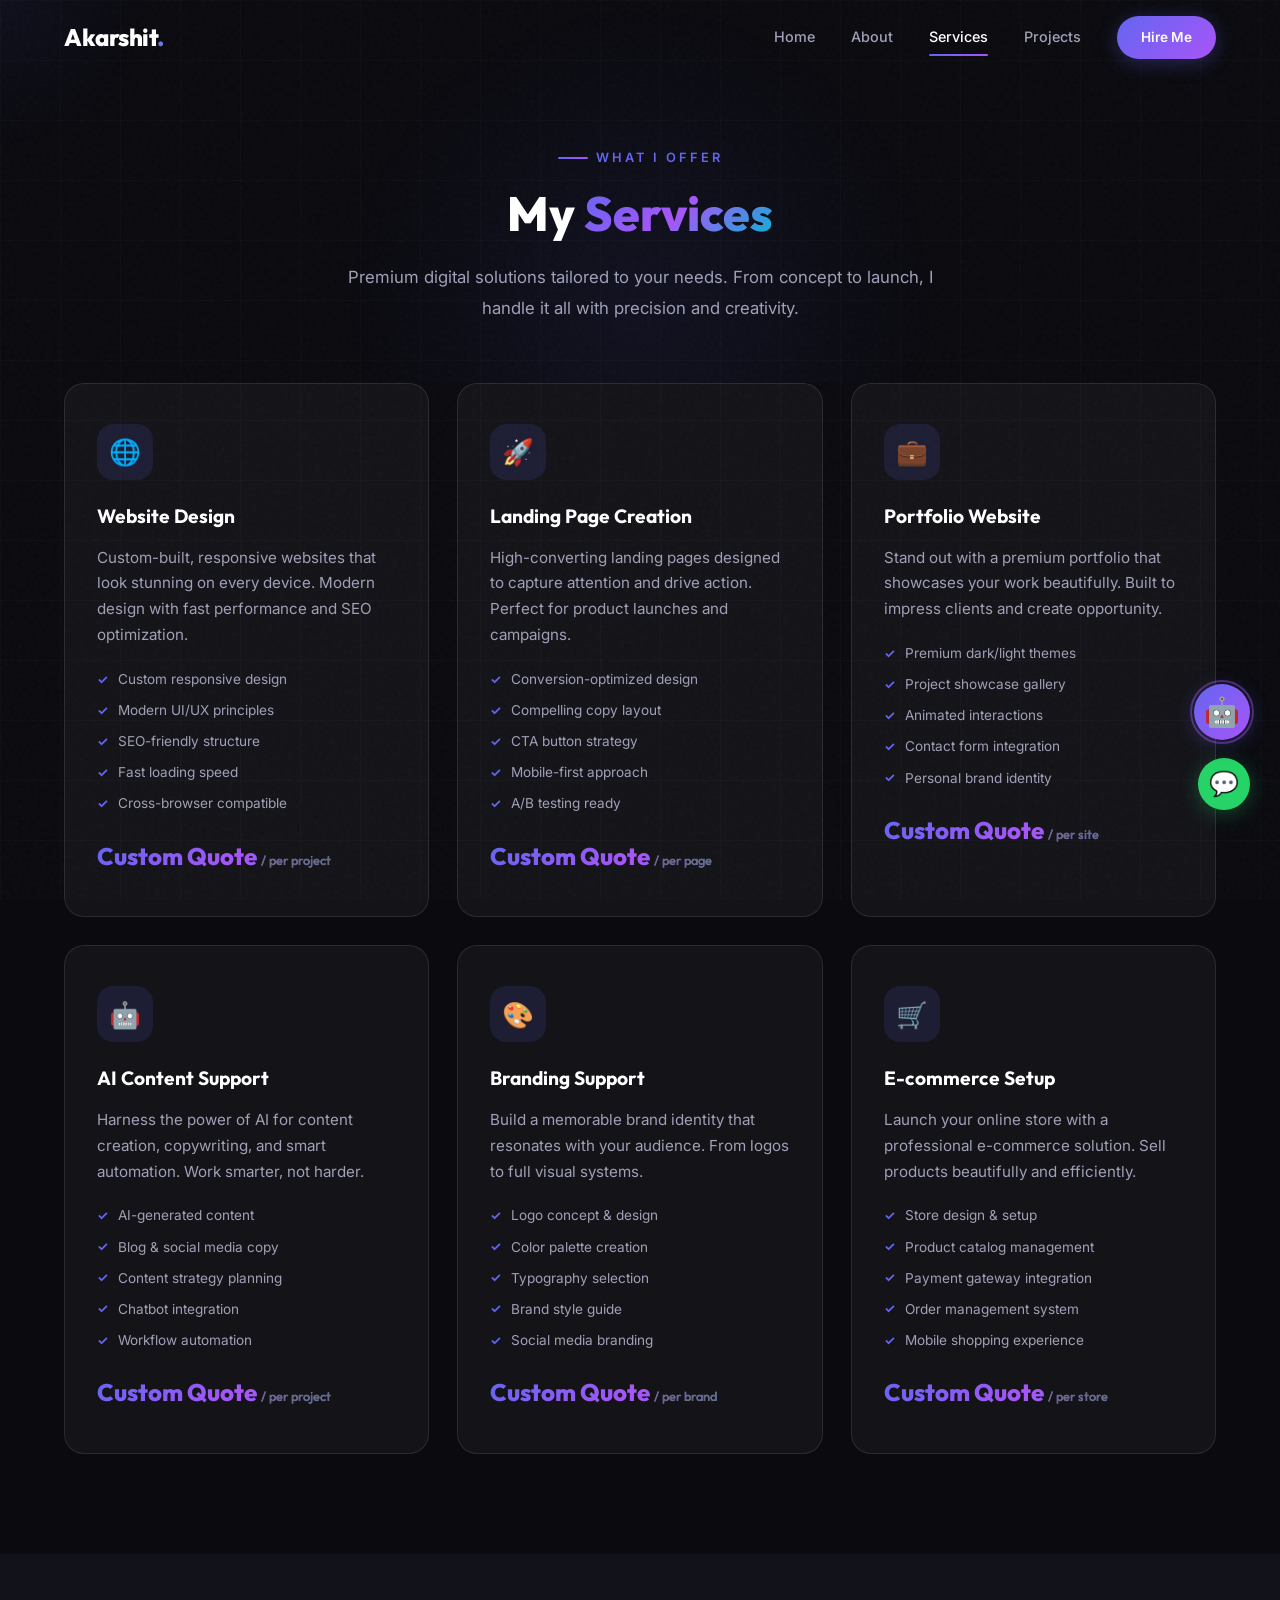
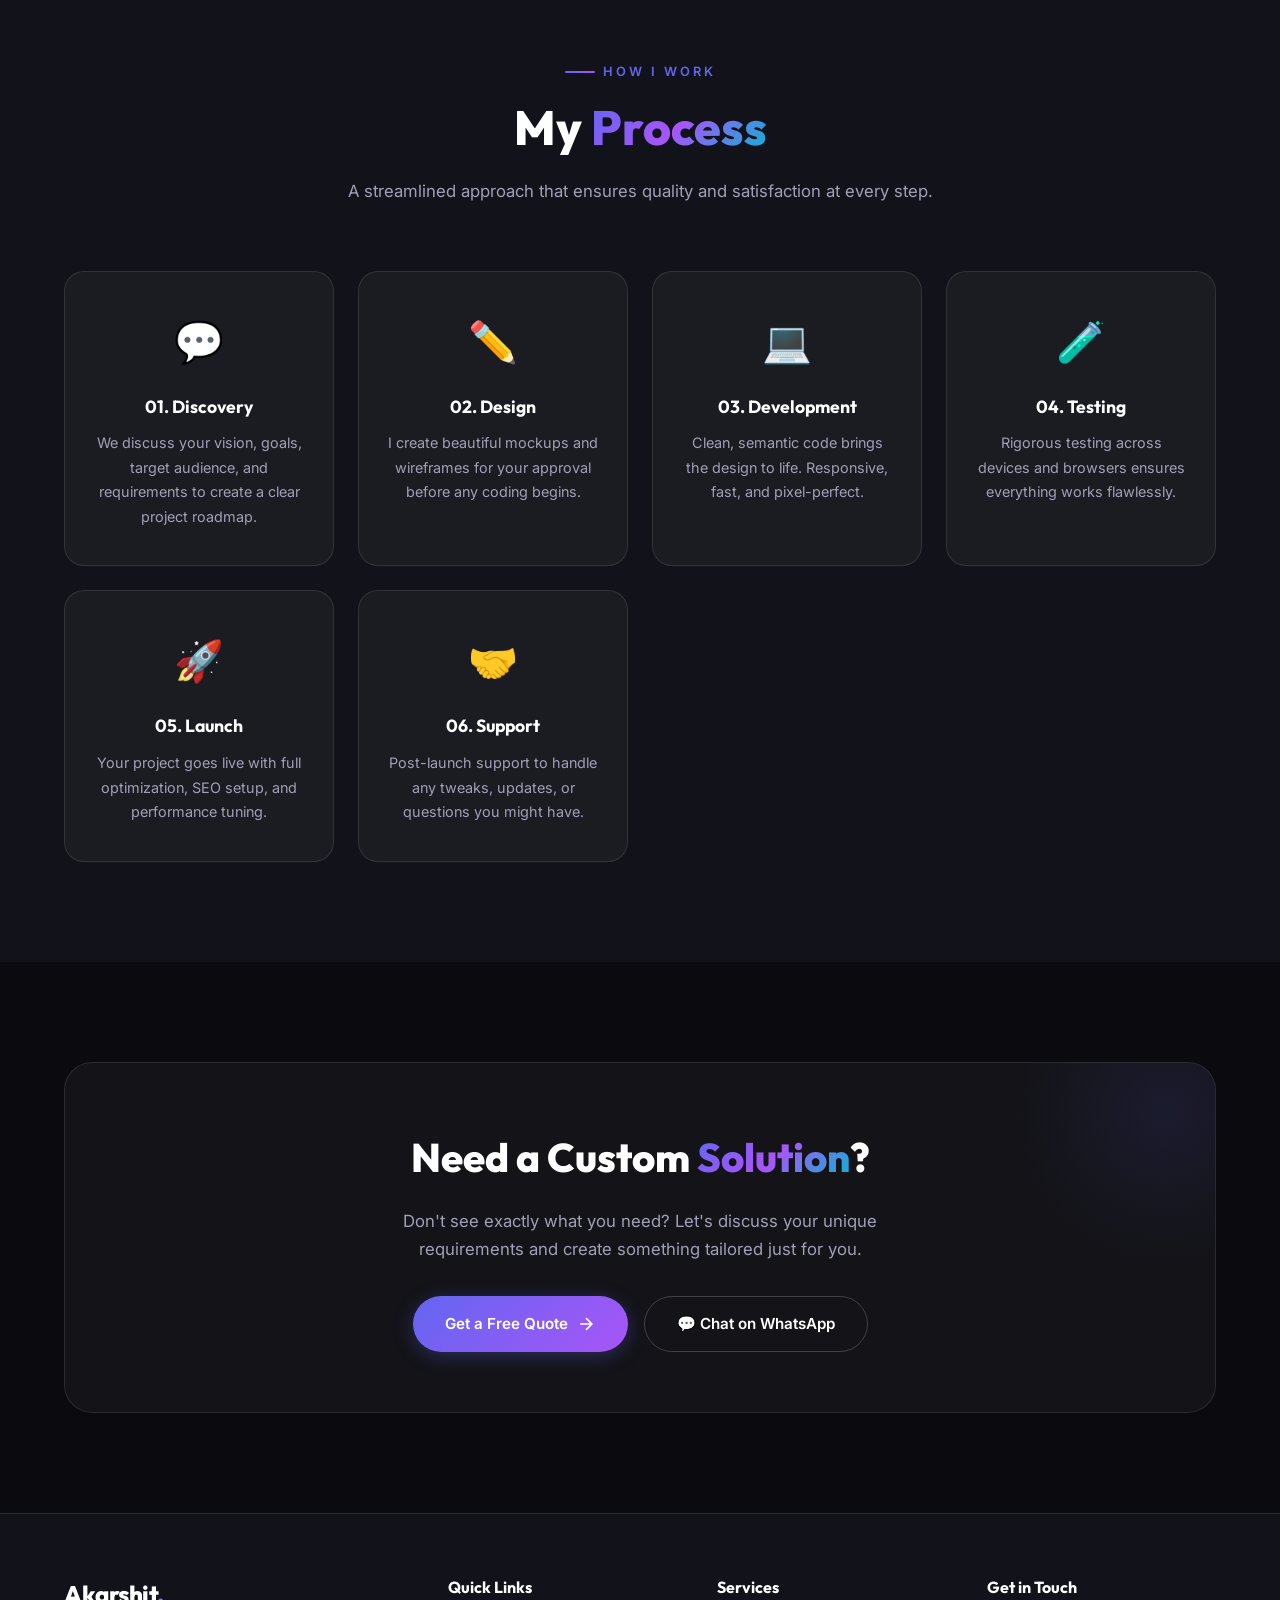
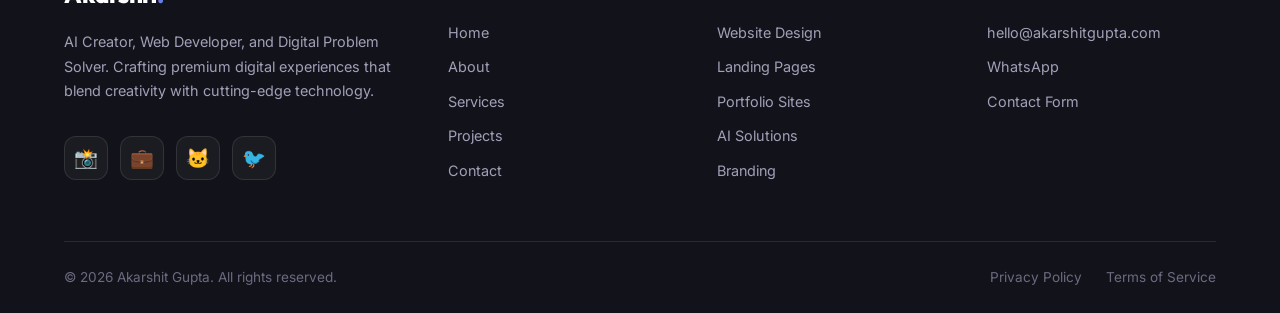
<file: demo 1/demo 1/services.html>
<!DOCTYPE html>
<html lang="en">
<head>
  <meta charset="UTF-8">
  <meta name="viewport" content="width=device-width, initial-scale=1.0">
  <title>Services — Akarshit Gupta | Web Design, AI & Branding</title>
  <meta name="description" content="Explore Akarshit Gupta's services: website design, landing pages, portfolio websites, AI content support, branding, and e-commerce setup.">
  <link rel="stylesheet" href="style.css">
  <link rel="icon" type="image/svg+xml" href="data:image/svg+xml,%3Csvg xmlns='http://www.w3.org/2000/svg' viewBox='0 0 32 32'%3E%3Ctext y='28' font-size='28'%3E⚡%3C/text%3E%3C/svg%3E">
</head>
<body>

  <!-- Preloader -->
  <div class="preloader" id="preloader">
    <div class="preloader-spinner"></div>
    <div class="preloader-text">Akarshit Gupta</div>
  </div>

  <!-- Background Effects -->
  <div class="bg-grid"></div>
  <div class="noise-overlay"></div>
  <div class="cursor-glow"></div>

  <!-- Navigation -->
  <nav class="navbar" id="navbar">
    <div class="container">
      <a href="index.html" class="nav-logo">Akarshit<span>.</span></a>
      <div class="nav-links" id="nav-links">
        <a href="index.html">Home</a>
        <a href="about.html">About</a>
        <a href="services.html">Services</a>
        <a href="projects.html">Projects</a>
        <a href="contact.html" class="nav-cta">Hire Me</a>
      </div>
      <button class="nav-toggle" id="nav-toggle" aria-label="Toggle navigation">
        <span></span>
        <span></span>
        <span></span>
      </button>
    </div>
  </nav>

  <!-- Page Header -->
  <section class="page-header">
    <div class="container">
      <span class="section-label reveal" style="justify-content:center;">What I Offer</span>
      <h1 class="section-title reveal">My <span class="gradient-text">Services</span></h1>
      <p class="section-subtitle reveal" style="margin:0 auto;">Premium digital solutions tailored to your needs. From concept to launch, I handle it all with precision and creativity.</p>
    </div>
  </section>

  <!-- Services Grid -->
  <section class="section" id="services" style="padding-top:0;">
    <div class="container">
      <div class="services-grid">

        <!-- Service 1 -->
        <div class="service-card reveal">
          <div class="service-icon">🌐</div>
          <h3>Website Design</h3>
          <p>Custom-built, responsive websites that look stunning on every device. Modern design with fast performance and SEO optimization.</p>
          <ul class="service-features">
            <li>Custom responsive design</li>
            <li>Modern UI/UX principles</li>
            <li>SEO-friendly structure</li>
            <li>Fast loading speed</li>
            <li>Cross-browser compatible</li>
          </ul>
          <div class="service-price">Custom Quote <small>/ per project</small></div>
        </div>

        <!-- Service 2 -->
        <div class="service-card reveal">
          <div class="service-icon">🚀</div>
          <h3>Landing Page Creation</h3>
          <p>High-converting landing pages designed to capture attention and drive action. Perfect for product launches and campaigns.</p>
          <ul class="service-features">
            <li>Conversion-optimized design</li>
            <li>Compelling copy layout</li>
            <li>CTA button strategy</li>
            <li>Mobile-first approach</li>
            <li>A/B testing ready</li>
          </ul>
          <div class="service-price">Custom Quote <small>/ per page</small></div>
        </div>

        <!-- Service 3 -->
        <div class="service-card reveal">
          <div class="service-icon">💼</div>
          <h3>Portfolio Website</h3>
          <p>Stand out with a premium portfolio that showcases your work beautifully. Built to impress clients and create opportunity.</p>
          <ul class="service-features">
            <li>Premium dark/light themes</li>
            <li>Project showcase gallery</li>
            <li>Animated interactions</li>
            <li>Contact form integration</li>
            <li>Personal brand identity</li>
          </ul>
          <div class="service-price">Custom Quote <small>/ per site</small></div>
        </div>

        <!-- Service 4 -->
        <div class="service-card reveal">
          <div class="service-icon">🤖</div>
          <h3>AI Content Support</h3>
          <p>Harness the power of AI for content creation, copywriting, and smart automation. Work smarter, not harder.</p>
          <ul class="service-features">
            <li>AI-generated content</li>
            <li>Blog & social media copy</li>
            <li>Content strategy planning</li>
            <li>Chatbot integration</li>
            <li>Workflow automation</li>
          </ul>
          <div class="service-price">Custom Quote <small>/ per project</small></div>
        </div>

        <!-- Service 5 -->
        <div class="service-card reveal">
          <div class="service-icon">🎨</div>
          <h3>Branding Support</h3>
          <p>Build a memorable brand identity that resonates with your audience. From logos to full visual systems.</p>
          <ul class="service-features">
            <li>Logo concept & design</li>
            <li>Color palette creation</li>
            <li>Typography selection</li>
            <li>Brand style guide</li>
            <li>Social media branding</li>
          </ul>
          <div class="service-price">Custom Quote <small>/ per brand</small></div>
        </div>

        <!-- Service 6 -->
        <div class="service-card reveal">
          <div class="service-icon">🛒</div>
          <h3>E-commerce Setup</h3>
          <p>Launch your online store with a professional e-commerce solution. Sell products beautifully and efficiently.</p>
          <ul class="service-features">
            <li>Store design & setup</li>
            <li>Product catalog management</li>
            <li>Payment gateway integration</li>
            <li>Order management system</li>
            <li>Mobile shopping experience</li>
          </ul>
          <div class="service-price">Custom Quote <small>/ per store</small></div>
        </div>

      </div>
    </div>
  </section>

  <!-- Process Section -->
  <section class="section" style="background: var(--bg-secondary);">
    <div class="container">
      <div class="section-header reveal">
        <span class="section-label">How I Work</span>
        <h2 class="section-title">My <span class="gradient-text">Process</span></h2>
        <p class="section-subtitle">A streamlined approach that ensures quality and satisfaction at every step.</p>
      </div>
      <div class="why-grid">
        <div class="why-card reveal">
          <span class="why-icon">💬</span>
          <h3>01. Discovery</h3>
          <p>We discuss your vision, goals, target audience, and requirements to create a clear project roadmap.</p>
        </div>
        <div class="why-card reveal">
          <span class="why-icon">✏️</span>
          <h3>02. Design</h3>
          <p>I create beautiful mockups and wireframes for your approval before any coding begins.</p>
        </div>
        <div class="why-card reveal">
          <span class="why-icon">💻</span>
          <h3>03. Development</h3>
          <p>Clean, semantic code brings the design to life. Responsive, fast, and pixel-perfect.</p>
        </div>
        <div class="why-card reveal">
          <span class="why-icon">🧪</span>
          <h3>04. Testing</h3>
          <p>Rigorous testing across devices and browsers ensures everything works flawlessly.</p>
        </div>
        <div class="why-card reveal">
          <span class="why-icon">🚀</span>
          <h3>05. Launch</h3>
          <p>Your project goes live with full optimization, SEO setup, and performance tuning.</p>
        </div>
        <div class="why-card reveal">
          <span class="why-icon">🤝</span>
          <h3>06. Support</h3>
          <p>Post-launch support to handle any tweaks, updates, or questions you might have.</p>
        </div>
      </div>
    </div>
  </section>

  <!-- CTA -->
  <section class="section contact-cta text-center">
    <div class="container">
      <div class="contact-cta-card reveal">
        <h2>Need a Custom <span class="gradient-text">Solution</span>?</h2>
        <p>Don't see exactly what you need? Let's discuss your unique requirements and create something tailored just for you.</p>
        <div class="contact-cta-buttons">
          <a href="contact.html" class="btn btn-primary">
            <span>Get a Free Quote</span>
            <svg class="btn-icon" viewBox="0 0 24 24" fill="none" stroke="currentColor" stroke-width="2"><path d="M5 12h14M12 5l7 7-7 7"/></svg>
          </a>
          <a href="https://wa.me/qr/EAIRDGVI3PO5N1" target="_blank" rel="noopener" class="btn btn-outline">
            <span>💬 Chat on WhatsApp</span>
          </a>
        </div>
      </div>
    </div>
  </section>

  <!-- Footer -->
  <footer class="footer" id="footer">
    <div class="container">
      <div class="footer-grid">
        <div class="footer-about">
          <a href="index.html" class="nav-logo">Akarshit<span>.</span></a>
          <p>AI Creator, Web Developer, and Digital Problem Solver. Crafting premium digital experiences that blend creativity with cutting-edge technology.</p>
          <div class="social-links">
            <a href="https://instagram.com" target="_blank" rel="noopener" class="social-link" aria-label="Instagram">📸</a>
            <a href="https://linkedin.com" target="_blank" rel="noopener" class="social-link" aria-label="LinkedIn">💼</a>
            <a href="https://github.com" target="_blank" rel="noopener" class="social-link" aria-label="GitHub">🐱</a>
            <a href="https://twitter.com" target="_blank" rel="noopener" class="social-link" aria-label="Twitter">🐦</a>
          </div>
        </div>
        <div>
          <h4>Quick Links</h4>
          <div class="footer-links">
            <a href="index.html">Home</a>
            <a href="about.html">About</a>
            <a href="services.html">Services</a>
            <a href="projects.html">Projects</a>
            <a href="contact.html">Contact</a>
          </div>
        </div>
        <div>
          <h4>Services</h4>
          <div class="footer-links">
            <a href="services.html">Website Design</a>
            <a href="services.html">Landing Pages</a>
            <a href="services.html">Portfolio Sites</a>
            <a href="services.html">AI Solutions</a>
            <a href="services.html">Branding</a>
          </div>
        </div>
        <div>
          <h4>Get in Touch</h4>
          <div class="footer-links">
            <a href="mailto:hello@akarshitgupta.com">hello@akarshitgupta.com</a>
            <a href="https://wa.me/qr/EAIRDGVI3PO5N1">WhatsApp</a>
            <a href="contact.html">Contact Form</a>
          </div>
        </div>
      </div>
      <div class="footer-bottom">
        <p>© 2026 Akarshit Gupta. All rights reserved.</p>
        <div class="footer-bottom-links">
          <a href="#">Privacy Policy</a>
          <a href="#">Terms of Service</a>
        </div>
      </div>
    </div>
  </footer>

  <!-- WhatsApp Float -->
  <a href="https://wa.me/qr/EAIRDGVI3PO5N1" target="_blank" rel="noopener" class="whatsapp-float" aria-label="Chat on WhatsApp">💬</a>

  <!-- Back to Top -->
  <button class="back-to-top" id="back-to-top" aria-label="Back to top">↑</button>

  <!-- AI Chatbot Widget -->
  <div class="chatbot-widget" id="chatbot-widget">
    <button class="chatbot-toggle" id="chatbot-toggle" aria-label="Toggle AI Chat">
      <span class="chatbot-icon">🤖</span>
    </button>
    <div class="chatbot-window" id="chatbot-window">
      <div class="chatbot-header">
        <div class="chatbot-header-info">
          <span class="chatbot-pulse"></span>
          <h4>Akarshit's AI Assistant</h4>
        </div>
        <button class="chatbot-close" id="chatbot-close">&times;</button>
      </div>
      <div class="chatbot-messages" id="chatbot-messages">
        <div class="chat-message bot-message">
          <p>Hi there! 👋 I'm Akarshit's AI assistant. How can I help you today?</p>
        </div>
      </div>
      <div class="chatbot-input-area">
        <input type="text" id="chatbot-input" placeholder="Type a message...">
        <button id="chatbot-send" aria-label="Send message">
          <svg viewBox="0 0 24 24" fill="none" stroke="currentColor" stroke-width="2"><path d="M22 2L11 13M22 2l-7 20-4-9-9-4 20-7z"/></svg>
        </button>
      </div>
    </div>
  </div>

  <script src="main.js"></script>
</body>
</html>
</file>
<file: style.css>
/* ========================================
   YUVRAJ GUPTA — Premium Portfolio
   Design System & Global Styles
   ======================================== */

/* ---------- Google Font ---------- */
@import url('https://fonts.googleapis.com/css2?family=Inter:wght@300;400;500;600;700;800;900&family=Outfit:wght@300;400;500;600;700;800;900&display=swap');

/* ---------- CSS Reset ---------- */
* {
  margin: 0;
  padding: 0;
  box-sizing: border-box;
}

/* ---------- Smooth Scrolling ---------- */
html {
  scroll-behavior: smooth;
}

body {
  scroll-behavior: smooth;
}

/* ---------- CSS Variables ---------- */
:root {
  /* Colors */
  --bg-primary: #0a0a0f;
  --bg-secondary: #12121a;
  --bg-card: rgba(255, 255, 255, 0.04);
  --bg-card-hover: rgba(255, 255, 255, 0.08);
  --bg-glass: rgba(255, 255, 255, 0.06);
  --border-glass: rgba(255, 255, 255, 0.1);
  --border-glass-hover: rgba(255, 255, 255, 0.2);

  --text-primary: #ffffff;
  --text-secondary: #a0a0b8;
  --text-muted: #6b6b80;

  --accent-blue: #6366f1;
  --accent-purple: #a855f7;
  --accent-cyan: #06b6d4;
  --gradient-main: linear-gradient(135deg, #6366f1, #a855f7, #06b6d4);
  --gradient-btn: linear-gradient(135deg, #6366f1, #a855f7);
  --gradient-btn-hover: linear-gradient(135deg, #818cf8, #c084fc);
  --gradient-glow: linear-gradient(135deg, rgba(99, 102, 241, 0.4), rgba(168, 85, 247, 0.4));

  /* Spacing */
  --section-padding: 100px 0;
  --container-max: 1200px;
  --card-radius: 20px;
  --btn-radius: 50px;

  /* Transitions */
  --transition-fast: 0.2s ease;
  --transition-smooth: 0.3s cubic-bezier(0.4, 0, 0.2, 1);
  --transition-slow: 0.5s cubic-bezier(0.4, 0, 0.2, 1);
  --transition-bounce: 0.6s cubic-bezier(0.68, -0.55, 0.265, 1.55);

  /* Shadows */
  --shadow-card: 0 8px 32px rgba(0, 0, 0, 0.3);
  --shadow-glow: 0 0 40px rgba(99, 102, 241, 0.15);
  --shadow-btn: 0 4px 20px rgba(99, 102, 241, 0.3);
}

/* ---------- Reset ---------- */
*,
*::before,
*::after {
  margin: 0;
  padding: 0;
  box-sizing: border-box;
}

html {
  scroll-behavior: smooth;
  scroll-padding-top: 80px;
}

body {
  font-family: 'Inter', -apple-system, BlinkMacSystemFont, sans-serif;
  background-color: var(--bg-primary);
  color: var(--text-primary);
  line-height: 1.7;
  overflow-x: hidden;
  -webkit-font-smoothing: antialiased;
  -moz-osx-font-smoothing: grayscale;
}

a {
  text-decoration: none;
  color: inherit;
  transition: var(--transition-fast);
  position: relative;
}

a::after {
  content: '';
  position: absolute;
  width: 0;
  height: 2px;
  bottom: 0;
  left: 0;
  background-color: var(--accent-blue);
  transition: width 0.3s ease;
}

a:hover::after {
  width: 100%;
}

ul {
  list-style: none;
}

img {
  max-width: 100%;
  display: block;
}

/* ---------- Preloader ---------- */
.preloader {
  position: fixed;
  inset: 0;
  z-index: 10000;
  background: var(--bg-primary);
  display: flex;
  align-items: center;
  justify-content: center;
  flex-direction: column;
  gap: 24px;
  transition: opacity 0.8s cubic-bezier(0.4, 0, 0.2, 1),
    visibility 0.8s cubic-bezier(0.4, 0, 0.2, 1),
    transform 0.8s cubic-bezier(0.4, 0, 0.2, 1);
  opacity: 1;
  visibility: visible;
}

.preloader.loaded {
  opacity: 0;
  visibility: hidden;
  pointer-events: none;
  transform: scale(0.95) translateY(20px);
}

.preloader-spinner {
  position: relative;
  width: 60px;
  height: 60px;
  margin-bottom: 16px;
}

.preloader-spinner::before {
  content: '';
  position: absolute;
  inset: 0;
  border-radius: 50%;
  border: 3px solid rgba(255, 255, 255, 0.05);
  animation: spin-blur 2.4s linear infinite;
}

.preloader-spinner::after {
  content: '';
  position: absolute;
  inset: 6px;
  border-radius: 50%;
  border: 3px solid transparent;
  border-top-color: var(--accent-blue);
  border-right-color: var(--accent-purple);
  animation: spin 0.8s linear infinite;
}

.preloader-spinner {
  position: relative;
  width: 60px;
  height: 60px;
  margin-bottom: 16px;
}

.preloader-spinner::before {
  content: '';
  position: absolute;
  inset: 0;
  border-radius: 50%;
  border: 3px solid rgba(255, 255, 255, 0.05);
  animation: spin-blur 2.4s linear infinite;
}

.preloader-spinner::after {
  content: '';
  position: absolute;
  inset: 6px;
  border-radius: 50%;
  border: 3px solid transparent;
  border-top-color: var(--accent-blue);
  border-right-color: var(--accent-purple);
  animation: spin 0.8s linear infinite;
}

.preloader-text {
  font-family: 'Outfit', sans-serif;
  font-weight: 700;
  font-size: 1.1rem;
  background: var(--gradient-main);
  -webkit-background-clip: text;
  -webkit-text-fill-color: transparent;
  background-clip: text;
  letter-spacing: 3px;
  text-transform: uppercase;
  animation: fade-in-text 0.8s ease-out 0.2s both;
}

@keyframes spin {
  from {
    transform: rotate(0deg);
  }

  to {
    transform: rotate(360deg);
  }
}

@keyframes spin-blur {
  from {
    transform: rotate(0deg);
    opacity: 0.3;
    filter: blur(1px);
  }

  to {
    transform: rotate(360deg);
    opacity: 0.1;
    filter: blur(1px);
  }
}

@keyframes fade-in-text {
  from {
    opacity: 0;
    transform: translateY(10px);
  }

  to {
    opacity: 1;
    transform: translateY(0);
  }
}

@keyframes fadeInUp {
  from {
    opacity: 0;
    transform: translateY(30px);
  }

  to {
    opacity: 1;
    transform: translateY(0);
  }
}

@keyframes charPopIn {
  0% {
    opacity: 0;
    transform: scale(0.5) rotateY(90deg);
    filter: blur(10px);
  }

  60% {
    opacity: 1;
    transform: scale(1.1) rotateY(0deg);
    filter: blur(0px);
  }

  100% {
    opacity: 1;
    transform: scale(1) rotateY(0deg);
    filter: blur(0px);
  }
}

@keyframes charPopInSimple {
  0% {
    opacity: 0;
    transform: scale(0.3) translateY(20px);
  }

  100% {
    opacity: 1;
    transform: scale(1) translateY(0);
  }
}

@keyframes charGlow {

  0%,
  100% {
    text-shadow: 0 0 10px rgba(99, 102, 241, 0.3),
      0 0 20px rgba(168, 85, 247, 0.2);
  }

  50% {
    text-shadow: 0 0 20px rgba(99, 102, 241, 0.8),
      0 0 40px rgba(168, 85, 247, 0.5),
      0 0 60px rgba(6, 182, 212, 0.3);
  }
}

@keyframes charShimmer {
  0% {
    filter: brightness(1);
  }

  50% {
    filter: brightness(1.3) drop-shadow(0 0 10px rgba(99, 102, 241, 0.6));
  }

  100% {
    filter: brightness(1);
  }
}

@keyframes nameHover {

  0%,
  100% {
    letter-spacing: -1px;
  }

  50% {
    letter-spacing: 2px;
  }
}

/* ---------- Startup Popup ---------- */
.startup-popup {
  position: fixed;
  inset: 0;
  z-index: 9999;
  display: flex;
  align-items: center;
  justify-content: center;
  opacity: 0;
  visibility: hidden;
  transition: opacity 0.4s cubic-bezier(0.34, 1.56, 0.64, 1),
    visibility 0.4s cubic-bezier(0.34, 1.56, 0.64, 1);
}

.startup-popup.show {
  opacity: 1;
  visibility: visible;
}

.popup-overlay {
  position: absolute;
  inset: 0;
  background: rgba(0, 0, 0, 0.6);
  backdrop-filter: blur(8px);
  -webkit-backdrop-filter: blur(8px);
  animation: overlayFadeIn 0.5s ease-out forwards;
}

.popup-content {
  position: relative;
  background: linear-gradient(135deg, rgba(18, 18, 26, 0.95) 0%, rgba(18, 18, 26, 0.9) 100%);
  border: 1px solid rgba(255, 255, 255, 0.1);
  border-radius: 24px;
  padding: 48px;
  max-width: 500px;
  width: 90%;
  box-shadow: 0 25px 50px rgba(0, 0, 0, 0.5);
  animation: popupSlideIn 0.6s cubic-bezier(0.34, 1.56, 0.64, 1) forwards;
  backdrop-filter: blur(20px);
  -webkit-backdrop-filter: blur(20px);
}

.popup-close {
  position: absolute;
  top: 20px;
  right: 20px;
  width: 32px;
  height: 32px;
  display: flex;
  align-items: center;
  justify-content: center;
  background: rgba(255, 255, 255, 0.1);
  border: 1px solid rgba(255, 255, 255, 0.2);
  border-radius: 50%;
  cursor: pointer;
  transition: var(--transition-fast);
  color: var(--text-primary);
}

.popup-close:hover {
  background: rgba(255, 255, 255, 0.2);
  border-color: rgba(255, 255, 255, 0.3);
  transform: rotate(90deg);
}

.popup-close svg {
  width: 18px;
  height: 18px;
  stroke-width: 2.5;
}

.popup-header {
  margin-bottom: 28px;
  animation: fadeInUp 0.6s cubic-bezier(0.4, 0, 0.2, 1) 0.1s both;
}

.popup-badge {
  display: inline-flex;
  align-items: center;
  gap: 8px;
  font-size: 0.8rem;
  font-weight: 600;
  text-transform: uppercase;
  letter-spacing: 2px;
  color: var(--accent-cyan);
  margin-bottom: 16px;
}

.popup-title {
  font-family: 'Outfit', sans-serif;
  font-size: 2rem;
  font-weight: 800;
  background: var(--gradient-main);
  -webkit-background-clip: text;
  -webkit-text-fill-color: transparent;
  background-clip: text;
  line-height: 1.3;
}

.popup-body {
  margin-bottom: 32px;
  animation: fadeInUp 0.6s cubic-bezier(0.4, 0, 0.2, 1) 0.15s both;
}

.popup-subtitle {
  font-size: 1rem;
  color: var(--text-secondary);
  line-height: 1.8;
  margin-bottom: 24px;
}

.popup-features {
  display: flex;
  flex-direction: column;
  gap: 16px;
}

.feature-item {
  display: flex;
  gap: 16px;
  padding: 16px;
  background: rgba(255, 255, 255, 0.04);
  border: 1px solid rgba(255, 255, 255, 0.08);
  border-radius: 16px;
  transition: var(--transition-smooth);
  animation: featureSlideIn 0.5s cubic-bezier(0.4, 0, 0.2, 1) both;
}

.feature-item:nth-child(1) {
  animation-delay: 0.2s;
}

.feature-item:nth-child(2) {
  animation-delay: 0.25s;
}

.feature-item:nth-child(3) {
  animation-delay: 0.3s;
}

.feature-item:hover {
  background: rgba(255, 255, 255, 0.08);
  border-color: rgba(99, 102, 241, 0.3);
  transform: translateX(8px);
}

.feature-icon {
  font-size: 2rem;
  min-width: 50px;
  display: flex;
  align-items: center;
  animation: iconBounce 0.6s cubic-bezier(0.34, 1.56, 0.64, 1) infinite;
}

.feature-item:nth-child(1) .feature-icon {
  animation-delay: 0s;
}

.feature-item:nth-child(2) .feature-icon {
  animation-delay: 0.1s;
}

.feature-item:nth-child(3) .feature-icon {
  animation-delay: 0.2s;
}

.feature-text h4 {
  font-family: 'Outfit', sans-serif;
  font-size: 1rem;
  font-weight: 600;
  margin-bottom: 4px;
}

.feature-text p {
  font-size: 0.85rem;
  color: var(--text-muted);
}

.popup-footer {
  display: flex;
  gap: 12px;
  animation: fadeInUp 0.6s cubic-bezier(0.4, 0, 0.2, 1) 0.2s both;
}

.popup-btn {
  flex: 1;
  padding: 12px 24px;
  border: none;
  border-radius: 50px;
  font-size: 0.95rem;
  font-weight: 600;
  cursor: pointer;
  transition: var(--transition-smooth);
  display: flex;
  align-items: center;
  justify-content: center;
  gap: 8px;
  font-family: 'Inter', sans-serif;
}

.popup-btn-primary {
  background: var(--gradient-btn);
  color: white;
  box-shadow: 0 8px 24px rgba(99, 102, 241, 0.3);
}

.popup-btn-primary:hover {
  transform: translateY(-2px);
  box-shadow: 0 12px 32px rgba(99, 102, 241, 0.4);
}

.popup-btn-primary:active {
  transform: translateY(0);
}

.popup-btn-secondary {
  background: rgba(255, 255, 255, 0.08);
  color: var(--text-secondary);
  border: 1px solid rgba(255, 255, 255, 0.1);
}

.popup-btn-secondary:hover {
  background: rgba(255, 255, 255, 0.12);
  border-color: rgba(255, 255, 255, 0.2);
  color: var(--text-primary);
}

.popup-btn-secondary:active {
  transform: scale(0.98);
}

.btn-icon {
  width: 18px;
  height: 18px;
}

@keyframes overlayFadeIn {
  from {
    opacity: 0;
  }

  to {
    opacity: 1;
  }
}

@keyframes popupSlideIn {
  from {
    opacity: 0;
    transform: scale(0.9) translateY(-30px);
  }

  to {
    opacity: 1;
    transform: scale(1) translateY(0);
  }
}

@keyframes featureSlideIn {
  from {
    opacity: 0;
    transform: translateX(-20px);
  }

  to {
    opacity: 1;
    transform: translateX(0);
  }
}

@keyframes iconBounce {

  0%,
  100% {
    transform: translateY(0);
  }

  50% {
    transform: translateY(-6px);
  }
}

/* ---------- Container ---------- */
.container {
  max-width: var(--container-max);
  margin: 0 auto;
  padding: 0 24px;
  position: relative;
  z-index: 2;
}

/* ---------- Section ---------- */
.section {
  padding: var(--section-padding);
  position: relative;
  z-index: 2;
}

.section-label {
  display: inline-flex;
  align-items: center;
  gap: 8px;
  font-size: 0.8rem;
  font-weight: 600;
  text-transform: uppercase;
  letter-spacing: 3px;
  color: var(--accent-blue);
  margin-bottom: 16px;
}

.section-label::before {
  content: '';
  width: 30px;
  height: 2px;
  background: var(--gradient-btn);
  border-radius: 2px;
}

.section-title {
  font-family: 'Outfit', sans-serif;
  font-size: clamp(2rem, 4vw, 3rem);
  font-weight: 800;
  line-height: 1.2;
  margin-bottom: 20px;
}

.section-title .gradient-text {
  background: var(--gradient-main);
  -webkit-background-clip: text;
  -webkit-text-fill-color: transparent;
  background-clip: text;
}

.section-subtitle {
  font-size: 1.05rem;
  color: var(--text-secondary);
  max-width: 600px;
  line-height: 1.8;
}

.section-header {
  text-align: center;
  margin-bottom: 64px;
}

.section-header .section-subtitle {
  margin: 0 auto;
}

/* ---------- Navigation ---------- */
.navbar {
  position: fixed;
  top: 0;
  left: 0;
  right: 0;
  z-index: 1000;
  padding: 16px 0;
  transition: var(--transition-smooth);
  background: transparent;
}

.navbar.scrolled {
  background: rgba(10, 10, 15, 0.85);
  backdrop-filter: blur(20px);
  -webkit-backdrop-filter: blur(20px);
  border-bottom: 1px solid var(--border-glass);
  padding: 10px 0;
}

.navbar .container {
  display: flex;
  align-items: center;
  justify-content: space-between;
}

.nav-logo {
  font-family: 'Outfit', sans-serif;
  font-weight: 800;
  font-size: 1.5rem;
  letter-spacing: -0.5px;
}

.nav-logo span {
  background: var(--gradient-main);
  -webkit-background-clip: text;
  -webkit-text-fill-color: transparent;
  background-clip: text;
}

.nav-links {
  display: flex;
  align-items: center;
  gap: 36px;
}

.nav-links a {
  font-size: 0.9rem;
  font-weight: 500;
  color: var(--text-secondary);
  position: relative;
  padding: 4px 0;
}

.nav-links a::after {
  content: '';
  position: absolute;
  bottom: -2px;
  left: 0;
  width: 0%;
  height: 2px;
  background: var(--gradient-btn);
  border-radius: 2px;
  transition: var(--transition-smooth);
}

.nav-links a:hover,
.nav-links a.active {
  color: var(--text-primary);
}

.nav-links a:hover::after,
.nav-links a.active::after {
  width: 100%;
}

/* ---- Nav Group Hover: all links light up when any is hovered ---- */
.nav-links:hover a {
  color: var(--text-primary);
  opacity: 1;
  transition: color var(--transition-smooth), opacity var(--transition-smooth), transform var(--transition-smooth);
}

.nav-links:hover a:not(:hover) {
  color: rgba(255, 255, 255, 0.65);
  opacity: 0.8;
}

.nav-links:hover a:not(:hover)::after {
  width: 0%;
}

.nav-links:hover a:hover {
  color: var(--text-primary);
  opacity: 1;
  transform: translateY(-2px);
  text-shadow: 0 0 18px rgba(99, 102, 241, 0.6), 0 0 32px rgba(168, 85, 247, 0.3);
}

.nav-links:hover a:hover::after {
  width: 100%;
}

.nav-cta {
  padding: 10px 24px !important;
  background: var(--gradient-btn) !important;
  border-radius: var(--btn-radius) !important;
  color: white !important;
  font-weight: 600 !important;
  font-size: 0.85rem !important;
  box-shadow: var(--shadow-btn);
  transition: var(--transition-smooth) !important;
}

.nav-cta::after {
  display: none !important;
}

.nav-cta:hover {
  transform: translateY(-2px);
  box-shadow: 0 8px 30px rgba(99, 102, 241, 0.4) !important;
}

/* ============================================
   NAV DROPDOWN — Services Hover Menu
   ============================================ */
.nav-dropdown {
  position: relative;
  display: inline-flex;
  align-items: center;
}

.nav-dropdown-trigger {
  display: inline-flex;
  align-items: center;
  gap: 5px;
  font-size: 0.9rem;
  font-weight: 500;
  color: var(--text-secondary);
  position: relative;
  padding: 4px 0;
  cursor: pointer;
  transition: var(--transition-fast);
}

.nav-dropdown-trigger::after {
  content: '';
  position: absolute;
  bottom: -2px;
  left: 0;
  width: 0%;
  height: 2px;
  background: var(--gradient-btn);
  border-radius: 2px;
  transition: var(--transition-smooth);
}

.nav-dropdown:hover .nav-dropdown-trigger,
.nav-dropdown-trigger:hover {
  color: var(--text-primary);
}

.nav-dropdown:hover .nav-dropdown-trigger::after {
  width: 100%;
}

.nav-dropdown-arrow {
  display: inline-block;
  font-size: 0.75rem;
  transition: transform 0.3s ease;
  line-height: 1;
}

.nav-dropdown:hover .nav-dropdown-arrow {
  transform: rotate(180deg);
}

/* Dropdown Menu Panel */
.nav-dropdown-menu {
  position: absolute;
  top: calc(100% + 18px);
  left: 50%;
  transform: translateX(-50%) translateY(-10px);
  width: 300px;
  background: rgba(12, 12, 20, 0.95);
  backdrop-filter: blur(24px);
  -webkit-backdrop-filter: blur(24px);
  border: 1px solid rgba(255, 255, 255, 0.1);
  border-radius: 20px;
  padding: 10px;
  box-shadow: 0 20px 60px rgba(0, 0, 0, 0.5),
              0 0 0 1px rgba(255,255,255,0.05),
              inset 0 1px 0 rgba(255,255,255,0.08);
  opacity: 0;
  visibility: hidden;
  pointer-events: none;
  transition: opacity 0.3s ease, transform 0.3s cubic-bezier(0.34, 1.56, 0.64, 1), visibility 0.3s ease;
  z-index: 2000;
}

/* Arrow tip pointing up */
.nav-dropdown-menu::before {
  content: '';
  position: absolute;
  top: -7px;
  left: 50%;
  transform: translateX(-50%);
  width: 14px;
  height: 14px;
  background: rgba(12, 12, 20, 0.95);
  border-left: 1px solid rgba(255,255,255,0.1);
  border-top: 1px solid rgba(255,255,255,0.1);
  transform: translateX(-50%) rotate(45deg);
  border-radius: 2px;
}

.nav-dropdown:hover .nav-dropdown-menu {
  opacity: 1;
  visibility: visible;
  pointer-events: all;
  transform: translateX(-50%) translateY(0);
}

/* Each dropdown item */
.nav-dropdown-item {
  display: flex;
  align-items: center;
  gap: 14px;
  padding: 11px 14px;
  border-radius: 14px;
  color: var(--text-secondary);
  transition: background 0.25s ease, color 0.25s ease, transform 0.25s ease;
  text-decoration: none;
  opacity: 0;
  transform: translateY(6px);
}

.nav-dropdown:hover .nav-dropdown-item {
  opacity: 1;
  transform: translateY(0);
}

/* Staggered animation for each item */
.nav-dropdown:hover .nav-dropdown-item:nth-child(1) { transition-delay: 0.04s; }
.nav-dropdown:hover .nav-dropdown-item:nth-child(2) { transition-delay: 0.08s; }
.nav-dropdown:hover .nav-dropdown-item:nth-child(3) { transition-delay: 0.12s; }
.nav-dropdown:hover .nav-dropdown-item:nth-child(4) { transition-delay: 0.16s; }
.nav-dropdown:hover .nav-dropdown-item:nth-child(5) { transition-delay: 0.20s; }
.nav-dropdown:hover .nav-dropdown-item:nth-child(6) { transition-delay: 0.24s; }

.nav-dropdown-item:hover {
  background: rgba(99, 102, 241, 0.12);
  color: var(--text-primary);
  transform: translateX(5px) !important;
}

.nav-dropdown-icon {
  font-size: 1.4rem;
  min-width: 36px;
  height: 36px;
  display: flex;
  align-items: center;
  justify-content: center;
  background: rgba(255,255,255,0.05);
  border-radius: 10px;
  transition: background 0.25s ease, transform 0.25s ease;
  flex-shrink: 0;
}

.nav-dropdown-item:hover .nav-dropdown-icon {
  background: rgba(99, 102, 241, 0.18);
  transform: scale(1.1) rotate(-5deg);
}

.nav-dropdown-text {
  display: flex;
  flex-direction: column;
  gap: 2px;
}

.nav-dropdown-text strong {
  font-size: 0.88rem;
  font-weight: 600;
  color: var(--text-primary);
  line-height: 1.3;
}

.nav-dropdown-text small {
  font-size: 0.75rem;
  color: var(--text-muted);
  line-height: 1.3;
}

/* ---------- Nav Left Group ---------- */
.nav-left {
  display: flex;
  align-items: center;
  gap: 12px;
}

/* ---------- Nav Home Circle Button ---------- */
.nav-home-circle {
  display: inline-flex;
  align-items: center;
  justify-content: center;
  width: 38px;
  height: 38px;
  border-radius: 50%;
  background: var(--bg-glass);
  border: 1.5px solid var(--border-glass-hover);
  color: var(--text-secondary);
  transition: var(--transition-smooth);
  backdrop-filter: blur(10px);
  -webkit-backdrop-filter: blur(10px);
  flex-shrink: 0;
}

.nav-home-circle svg {
  width: 18px;
  height: 18px;
  transition: var(--transition-fast);
}

.nav-home-circle:hover {
  background: var(--gradient-btn);
  border-color: transparent;
  color: #fff;
  transform: translateY(-2px) scale(1.08);
  box-shadow: 0 6px 20px rgba(99, 102, 241, 0.45);
}

/* ---------- Floating Community Button ---------- */
.community-float {
  position: fixed;
  bottom: 90px;
  left: 24px;
  z-index: 999;
  display: inline-flex;
  align-items: center;
  gap: 10px;
  padding: 0 20px 0 16px;
  height: 52px;
  border-radius: 26px;
  background: linear-gradient(135deg, #a855f7, #6366f1);
  color: #fff;
  font-family: 'Inter', sans-serif;
  font-weight: 600;
  font-size: 0.88rem;
  text-decoration: none;
  box-shadow: 0 6px 24px rgba(168, 85, 247, 0.45), 0 2px 8px rgba(0,0,0,0.3);
  transition: all 0.4s cubic-bezier(0.34, 1.56, 0.64, 1);
  overflow: hidden;
  max-width: 52px;
  cursor: pointer;
}

.community-float:hover {
  max-width: 200px;
  box-shadow: 0 10px 36px rgba(168, 85, 247, 0.6), 0 4px 12px rgba(0,0,0,0.3);
  transform: translateY(-3px);
}

.community-float-icon {
  font-size: 1.3rem;
  flex-shrink: 0;
  display: flex;
  align-items: center;
  animation: community-pulse 2.5s ease-in-out infinite;
}

.community-float-label {
  white-space: nowrap;
  opacity: 0;
  transform: translateX(-8px);
  transition: opacity 0.3s ease 0.05s, transform 0.3s ease 0.05s;
  letter-spacing: 0.3px;
}

.community-float:hover .community-float-label {
  opacity: 1;
  transform: translateX(0);
}

@keyframes community-pulse {
  0%, 100% { transform: scale(1); }
  50% { transform: scale(1.15); }
}

/* Mobile Toggle */
.nav-toggle {
  display: none;
  flex-direction: column;
  gap: 5px;
  cursor: pointer;
  background: none;
  border: none;
  padding: 4px;
  z-index: 1001;
}

.nav-toggle span {
  display: block;
  width: 24px;
  height: 2px;
  background: var(--text-primary);
  border-radius: 2px;
  transition: var(--transition-fast);
}

.nav-toggle.active span:nth-child(1) {
  transform: rotate(45deg) translate(5px, 5px);
}

.nav-toggle.active span:nth-child(2) {
  opacity: 0;
}

.nav-toggle.active span:nth-child(3) {
  transform: rotate(-45deg) translate(5px, -5px);
}

/* ========== 3D EFFECTS & TRANSFORMS ========== */

/* 3D Flip Card Container */
.flip-card-3d {
  perspective: 1000px;
  height: 100%;
  position: relative;
}

.flip-card-3d-inner {
  position: relative;
  width: 100%;
  height: 100%;
  transition: transform 0.6s cubic-bezier(0.68, -0.55, 0.265, 1.55);
  transform-style: preserve-3d;
}

.flip-card-3d:hover .flip-card-3d-inner {
  transform: rotateY(180deg);
}

.flip-card-3d-front, .flip-card-3d-back {
  position: absolute;
  width: 100%;
  height: 100%;
  backface-visibility: hidden;
  display: flex;
  flex-direction: column;
  align-items: center;
  justify-content: center;
}

.flip-card-3d-back {
  transform: rotateY(180deg);
  background: linear-gradient(135deg, rgba(99, 102, 241, 0.15), rgba(168, 85, 247, 0.1));
  padding: 20px;
  text-align: center;
}

/* 3D Tilt Effect for Cards */
.tilt-card-3d {
  perspective: 1200px;
  transform-style: preserve-3d;
  transition: transform 0.6s cubic-bezier(0.23, 1, 0.320, 1);
}

.tilt-card-3d:hover {
  transform: rotateX(calc(var(--tilt-y) * 10deg)) rotateY(calc(var(--tilt-x) * 10deg)) translateZ(20px);
}

/* 3D Parallax Depth */
.parallax-3d {
  transform: translateZ(0);
  will-change: transform;
}

.parallax-3d.depth-1 {
  transform: translateZ(50px);
}

.parallax-3d.depth-2 {
  transform: translateZ(100px);
}

.parallax-3d.depth-3 {
  transform: translateZ(150px);
}

/* 3D Text Rotation */
.text-3d-rotate {
  display: inline-block;
  transform-style: preserve-3d;
  animation: text3dRotate 8s ease-in-out infinite;
}

@keyframes text3dRotate {
  0%, 100% { transform: rotateX(0deg) rotateY(0deg) rotateZ(0deg); }
  25% { transform: rotateX(5deg) rotateY(10deg) rotateZ(-2deg); }
  50% { transform: rotateX(0deg) rotateY(20deg) rotateZ(0deg); }
  75% { transform: rotateX(-5deg) rotateY(10deg) rotateZ(2deg); }
}

/* 3D Hero Image */
.hero-image-3d {
  perspective: 1200px;
  transform-style: preserve-3d;
}

.hero-image-3d:hover img {
  transform: rotateY(8deg) rotateX(-5deg) translateZ(30px) !important;
}

/* 3D Rotating Background */
@keyframes rotate3d {
  0% { transform: rotateX(0deg) rotateY(0deg) rotateZ(0deg); }
  50% { transform: rotateX(10deg) rotateY(20deg) rotateZ(5deg); }
  100% { transform: rotateX(0deg) rotateY(0deg) rotateZ(0deg); }
}

.rotate-3d {
  animation: rotate3d 10s ease-in-out infinite;
  transform-style: preserve-3d;
}

/* ---------- Buttons ---------- */
.btn {
  display: inline-flex;
  align-items: center;
  justify-content: center;
  gap: 8px;
  padding: 12px 24px;
  border-radius: var(--btn-radius);
  font-weight: 600;
  font-family: 'Inter', sans-serif;
  font-size: 0.9rem;
  text-decoration: none;
  cursor: pointer;
  transition: var(--transition-smooth);
  border: none;
  position: relative;
  overflow: hidden;
  transform: translateZ(0);
}

.btn::before {
  content: '';
  position: absolute;
  top: 0;
  left: -100%;
  width: 100%;
  height: 100%;
  background: linear-gradient(90deg, transparent, rgba(255, 255, 255, 0.2));
  transition: left 0.5s ease;
}

.btn:hover::before {
  left: 100%;
}

.btn-primary {
  background: var(--gradient-btn);
  color: white;
  box-shadow: var(--shadow-btn);
}

.btn-primary:hover {
  transform: translateY(-3px);
  box-shadow: 0 8px 32px rgba(99, 102, 241, 0.45);
}

.btn-primary::before {
  content: '';
  position: absolute;
  inset: 0;
  background: var(--gradient-btn-hover);
  opacity: 0;
  transition: var(--transition-fast);
}

.btn-primary:hover::before {
  opacity: 1;
}

.btn-primary span,
.btn-primary svg {
  position: relative;
  z-index: 1;
}

.btn-outline {
  background: transparent;
  color: var(--text-primary);
  border: 1.5px solid var(--border-glass-hover);
}

.btn-outline:hover {
  border-color: var(--accent-blue);
  background: rgba(99, 102, 241, 0.08);
  transform: translateY(-3px);
}

.btn-icon {
  width: 20px;
  height: 20px;
}

/* ---------- Hero Section ---------- */
.hero {
  min-height: 100vh;
  display: flex;
  align-items: center;
  position: relative;
  padding-top: 80px;
  overflow: hidden;
}

.hero::before {
  content: '';
  position: absolute;
  top: -200px;
  right: -200px;
  width: 600px;
  height: 600px;
  background: radial-gradient(circle, rgba(99, 102, 241, 0.12), transparent 70%);
  border-radius: 50%;
  pointer-events: none;
}

.hero::after {
  content: '';
  position: absolute;
  bottom: -150px;
  left: -150px;
  width: 500px;
  height: 500px;
  background: radial-gradient(circle, rgba(168, 85, 247, 0.08), transparent 70%);
  border-radius: 50%;
  pointer-events: none;
}

.hero .container {
  display: grid;
  grid-template-columns: 1fr 1fr;
  gap: 60px;
  align-items: center;
  position: relative;
  z-index: 1;
}

.hero-content {
  max-width: 600px;
}

.hero-badge {
  display: inline-flex;
  align-items: center;
  gap: 8px;
  padding: 8px 16px;
  background: var(--bg-glass);
  border: 1px solid var(--border-glass);
  border-radius: var(--btn-radius);
  font-size: 0.8rem;
  font-weight: 500;
  color: var(--text-secondary);
  margin-bottom: 24px;
  backdrop-filter: blur(10px);
}

.hero-badge .pulse {
  width: 8px;
  height: 8px;
  background: #22c55e;
  border-radius: 50%;
  animation: pulse 2s ease-in-out infinite;
}

@keyframes pulse {

  0%,
  100% {
    opacity: 1;
    box-shadow: 0 0 0 0 rgba(34, 197, 94, 0.4);
  }

  50% {
    opacity: 0.7;
    box-shadow: 0 0 0 8px rgba(34, 197, 94, 0);
  }
}

.hero-title {
  font-family: 'Outfit', sans-serif;
  font-size: clamp(2.5rem, 5vw, 4rem);
  font-weight: 900;
  line-height: 1.1;
  margin-bottom: 8px;
  letter-spacing: -1px;
}

/* Name Animation Styles */
.name-animation {
  display: inline-block;
  position: relative;
  perspective: 1000px;
}

.name-animation:hover {
  animation: nameHover 0.6s cubic-bezier(0.34, 1.56, 0.64, 1);
}

.name-char {
  display: inline-block;
  opacity: 0;
  transform: scale(0.3) translateY(20px);
  animation: charPopInSimple 0.6s cubic-bezier(0.34, 1.56, 0.64, 1) forwards;
  animation-delay: calc(0.08s * var(--char-index));
  transition: all 0.3s ease;
  will-change: transform, opacity;
}

/* Add 3D animation on supported browsers */
@supports (transform: rotateY(0deg)) {
  .name-char {
    animation: charPopIn 0.6s cubic-bezier(0.34, 1.56, 0.64, 1) forwards;
    animation-delay: calc(0.08s * var(--char-index));
  }
}

.name-animation.animate .name-char {
  animation: charPopIn 0.6s cubic-bezier(0.34, 1.56, 0.64, 1) forwards;
  animation-delay: calc(0.08s * var(--char-index));
}

.name-animation:hover .name-char {
  animation: charGlow 0.8s ease-in-out infinite;
  animation-delay: calc(0.05s * var(--char-index));
}

.name-char:hover {
  animation: charShimmer 0.6s ease-in-out !important;
}

.hero-subtitle {
  font-family: 'Outfit', sans-serif;
  font-size: clamp(1rem, 2vw, 1.3rem);
  font-weight: 500;
  background: var(--gradient-main);
  -webkit-background-clip: text;
  -webkit-text-fill-color: transparent;
  background-clip: text;
  margin-bottom: 20px;
}

.hero-description {
  font-size: 1.05rem;
  color: var(--text-secondary);
  margin-bottom: 36px;
  max-width: 480px;
  line-height: 1.8;
}

.hero-buttons {
  display: flex;
  gap: 16px;
  flex-wrap: wrap;
}

.hero-stats {
  display: flex;
  gap: 40px;
  margin-top: 48px;
  padding-top: 32px;
  border-top: 1px solid var(--border-glass);
}

.hero-stat h3 {
  font-family: 'Outfit', sans-serif;
  font-size: 2rem;
  font-weight: 800;
  background: var(--gradient-main);
  -webkit-background-clip: text;
  -webkit-text-fill-color: transparent;
  background-clip: text;
}

.hero-stat p {
  font-size: 0.85rem;
  color: var(--text-muted);
  font-weight: 500;
}

/* Hero Image */
.hero-image {
  display: flex;
  justify-content: center;
  align-items: center;
  position: relative;
}

.hero-image-wrapper {
  position: relative;
  width: 420px;
  height: 420px;
  perspective: 1200px;
  transform-style: preserve-3d;
}

.hero-image-wrapper img {
  width: 100%;
  height: 100%;
  object-fit: cover;
  border-radius: 30px;
  position: relative;
  z-index: 2;
  border: 2px solid var(--border-glass);
  transition: transform 0.6s cubic-bezier(0.23, 1, 0.32, 1);
  transform: translateZ(0);
}

.hero-image-wrapper:hover img {
  transform: rotateY(6deg) rotateX(-4deg) translateZ(40px) scale(1.02);
}

.hero-image-glow {
  position: absolute;
  inset: -20px;
  background: var(--gradient-glow);
  border-radius: 40px;
  filter: blur(40px);
  z-index: 0;
  animation: glowPulse 4s ease-in-out infinite;
}

@keyframes glowPulse {

  0%,
  100% {
    opacity: 0.5;
    transform: scale(1);
  }

  50% {
    opacity: 0.8;
    transform: scale(1.05);
  }
}

.hero-float-card {
  position: absolute;
  z-index: 3;
  background: rgba(18, 18, 26, 0.9);
  backdrop-filter: blur(20px);
  border: 1px solid var(--border-glass);
  border-radius: 16px;
  padding: 14px 18px;
  display: flex;
  align-items: center;
  gap: 10px;
  animation: float 6s ease-in-out infinite;
}

.hero-float-card:nth-child(3) {
  top: 30px;
  left: -40px;
  animation-delay: 0s;
}

.hero-float-card:nth-child(4) {
  bottom: 60px;
  right: -40px;
  animation-delay: 2s;
}

.hero-float-card:nth-child(5) {
  bottom: -10px;
  left: 20px;
  animation-delay: 4s;
}

@keyframes float {

  0%,
  100% {
    transform: translateY(0);
  }

  50% {
    transform: translateY(-10px);
  }
}

.float-icon {
  width: 36px;
  height: 36px;
  border-radius: 10px;
  display: flex;
  align-items: center;
  justify-content: center;
  font-size: 1.1rem;
  flex-shrink: 0;
}

.float-icon.blue {
  background: rgba(99, 102, 241, 0.2);
  color: var(--accent-blue);
}

.float-icon.purple {
  background: rgba(168, 85, 247, 0.2);
  color: var(--accent-purple);
}

.float-icon.cyan {
  background: rgba(6, 182, 212, 0.2);
  color: var(--accent-cyan);
}

.float-text span {
  display: block;
  font-size: 0.75rem;
  font-weight: 700;
  color: var(--text-primary);
}

.float-text small {
  font-size: 0.65rem;
  color: var(--text-muted);
}

/* ---------- Skills Preview ---------- */
.skills-preview {
  background: var(--bg-secondary);
  position: relative;
}

.skills-preview::before {
  content: '';
  position: absolute;
  top: 0;
  left: 0;
  right: 0;
  height: 1px;
  background: linear-gradient(90deg, transparent, var(--border-glass), transparent);
}

.skills-grid {
  display: grid;
  grid-template-columns: repeat(auto-fit, minmax(160px, 1fr));
  gap: 20px;
}

.skill-card {
  background: var(--bg-card);
  border: 1px solid var(--border-glass);
  border-radius: 16px;
  padding: 28px 20px;
  text-align: center;
  transition: var(--transition-smooth);
  cursor: pointer;
  position: relative;
  overflow: hidden;
  perspective: 1000px;
  transform-style: preserve-3d;
  transform: translateZ(0);
}

.skill-card:hover {
  transform: translateZ(20px) scale(1.05);
}

.skill-card::before {
  content: '';
  position: absolute;
  top: 0;
  left: 0;
  right: 0;
  height: 3px;
  background: var(--gradient-btn);
  transform: scaleX(0);
  transform-origin: left;
  transition: var(--transition-smooth);
}

.skill-card:hover::before {
  transform: scaleX(1);
}

.skill-card:hover {
  background: var(--bg-card-hover);
  border-color: var(--border-glass-hover);
  transform: translateY(-5px);
  box-shadow: var(--shadow-glow);
}

.skill-icon {
  font-size: 2rem;
  margin-bottom: 12px;
  display: block;
}

.skill-card h4 {
  font-family: 'Outfit', sans-serif;
  font-size: 0.9rem;
  font-weight: 600;
  margin-bottom: 4px;
}

.skill-card p {
  font-size: 0.75rem;
  color: var(--text-muted);
}

/* ---------- Featured Projects ---------- */
.featured-projects {
  position: relative;
}

.projects-grid {
  display: grid;
  grid-template-columns: repeat(auto-fit, minmax(340px, 1fr));
  gap: 28px;
}

.project-card {
  background: var(--bg-card);
  border: 1px solid var(--border-glass);
  border-radius: var(--card-radius);
  overflow: hidden;
  transition: transform 0.6s cubic-bezier(0.23, 1, 0.32, 1), box-shadow 0.3s ease;
  position: relative;
  perspective: 1200px;
  transform-style: preserve-3d;
  transform: translateZ(0);
}

.project-card:hover {
  border-color: var(--border-glass-hover);
  box-shadow: 0 20px 50px rgba(99, 102, 241, 0.3), var(--shadow-glow);
  transform: translateY(-12px) rotateX(5deg) rotateZ(-2deg) translateZ(40px);
}

.project-card-image {
  position: relative;
  height: 220px;
  overflow: hidden;
}

.project-card-image img {
  width: 100%;
  height: 100%;
  object-fit: cover;
  transition: var(--transition-smooth);
}

.project-card:hover .project-card-image img {
  transform: scale(1.05);
}

.project-card-overlay {
  position: absolute;
  inset: 0;
  background: linear-gradient(to top, rgba(10, 10, 15, 0.9), transparent);
  display: flex;
  align-items: flex-end;
  padding: 20px;
  opacity: 0;
  transition: var(--transition-smooth);
}

.project-card:hover .project-card-overlay {
  opacity: 1;
}

.project-card-body {
  padding: 24px;
}

.project-card-body h3 {
  font-family: 'Outfit', sans-serif;
  font-size: 1.15rem;
  font-weight: 700;
  margin-bottom: 8px;
}

.project-card-body p {
  font-size: 0.9rem;
  color: var(--text-secondary);
  margin-bottom: 16px;
  line-height: 1.6;
}

.project-tags {
  display: flex;
  gap: 8px;
  flex-wrap: wrap;
  margin-bottom: 16px;
}

.project-tag {
  padding: 5px 12px;
  background: rgba(99, 102, 241, 0.1);
  border: 1px solid rgba(99, 102, 241, 0.2);
  border-radius: 20px;
  font-size: 0.72rem;
  font-weight: 600;
  color: var(--accent-blue);
}

.project-link {
  display: inline-flex;
  align-items: center;
  gap: 6px;
  font-size: 0.85rem;
  font-weight: 600;
  color: var(--accent-blue);
  transition: var(--transition-fast);
}

.project-link:hover {
  color: var(--accent-purple);
  gap: 10px;
}

/* ---------- Vision / CTA Section ---------- */
.vision-section {
  background: var(--bg-secondary);
  position: relative;
  overflow: hidden;
}

.vision-section::before {
  content: '';
  position: absolute;
  top: 50%;
  left: 50%;
  transform: translate(-50%, -50%);
  width: 600px;
  height: 600px;
  background: radial-gradient(circle, rgba(99, 102, 241, 0.06), transparent 70%);
  pointer-events: none;
}

.vision-card {
  background: var(--bg-card);
  border: 1px solid var(--border-glass);
  border-radius: 28px;
  padding: 60px;
  text-align: center;
  max-width: 800px;
  margin: 0 auto;
  position: relative;
  backdrop-filter: blur(20px);
}

.vision-card .section-title {
  margin-bottom: 16px;
}

.vision-card p {
  font-size: 1.05rem;
  color: var(--text-secondary);
  margin-bottom: 32px;
  line-height: 1.8;
  max-width: 600px;
  margin-left: auto;
  margin-right: auto;
}

/* ---------- Contact CTA (Home) ---------- */
.contact-cta {
  text-align: center;
}

.contact-cta-card {
  background: var(--bg-card);
  border: 1px solid var(--border-glass);
  border-radius: 28px;
  padding: 60px;
  position: relative;
  overflow: hidden;
}

.contact-cta-card::before {
  content: '';
  position: absolute;
  top: -100px;
  right: -100px;
  width: 300px;
  height: 300px;
  background: radial-gradient(circle, rgba(99, 102, 241, 0.1), transparent 70%);
  pointer-events: none;
}

.contact-cta-card h2 {
  font-family: 'Outfit', sans-serif;
  font-size: clamp(1.8rem, 3.5vw, 2.5rem);
  font-weight: 800;
  margin-bottom: 16px;
}

.contact-cta-card p {
  font-size: 1.05rem;
  color: var(--text-secondary);
  margin-bottom: 32px;
  max-width: 500px;
  margin-left: auto;
  margin-right: auto;
}

.contact-cta-buttons {
  display: flex;
  justify-content: center;
  gap: 16px;
  flex-wrap: wrap;
}

/* ---------- About Page ---------- */
.about-hero {
  padding-top: 140px;
  padding-bottom: 80px;
}

.about-grid {
  display: grid;
  grid-template-columns: 1fr 1.2fr;
  gap: 60px;
  align-items: center;
}

.about-image-wrapper {
  position: relative;
}

.about-image-wrapper img {
  width: 100%;
  border-radius: 24px;
  border: 2px solid var(--border-glass);
}

.about-image-badge {
  position: absolute;
  bottom: -16px;
  right: -16px;
  background: var(--gradient-btn);
  color: white;
  padding: 14px 24px;
  border-radius: 16px;
  font-family: 'Outfit', sans-serif;
  font-weight: 700;
  font-size: 0.9rem;
  box-shadow: var(--shadow-btn);
}

.about-content h2 {
  font-family: 'Outfit', sans-serif;
  font-size: clamp(1.8rem, 3vw, 2.5rem);
  font-weight: 800;
  margin-bottom: 20px;
  line-height: 1.2;
}

.about-content p {
  color: var(--text-secondary);
  margin-bottom: 16px;
  line-height: 1.8;
}

.about-highlights {
  display: grid;
  grid-template-columns: 1fr 1fr;
  gap: 16px;
  margin-top: 32px;
}

.about-highlight {
  display: flex;
  align-items: center;
  gap: 12px;
  padding: 14px 18px;
  background: var(--bg-card);
  border: 1px solid var(--border-glass);
  border-radius: 14px;
  transition: var(--transition-fast);
}

.about-highlight:hover {
  border-color: var(--border-glass-hover);
  background: var(--bg-card-hover);
}

.about-highlight .highlight-icon {
  width: 36px;
  height: 36px;
  border-radius: 10px;
  background: rgba(99, 102, 241, 0.15);
  display: flex;
  align-items: center;
  justify-content: center;
  font-size: 1rem;
  flex-shrink: 0;
}

.about-highlight span {
  font-size: 0.85rem;
  font-weight: 600;
}

/* Journey Section */
.journey-section {
  background: var(--bg-secondary);
}

.timeline {
  max-width: 700px;
  margin: 0 auto;
  position: relative;
  padding-left: 40px;
}

.timeline::before {
  content: '';
  position: absolute;
  left: 12px;
  top: 0;
  bottom: 0;
  width: 2px;
  background: linear-gradient(to bottom, var(--accent-blue), var(--accent-purple), transparent);
}

.timeline-item {
  position: relative;
  margin-bottom: 40px;
  padding-left: 20px;
}

.timeline-item::before {
  content: '';
  position: absolute;
  left: -33px;
  top: 6px;
  width: 12px;
  height: 12px;
  border-radius: 50%;
  background: var(--gradient-btn);
  box-shadow: 0 0 16px rgba(99, 102, 241, 0.4);
}

.timeline-item h4 {
  font-family: 'Outfit', sans-serif;
  font-size: 1.1rem;
  font-weight: 700;
  margin-bottom: 8px;
}

.timeline-item .timeline-date {
  font-size: 0.8rem;
  color: var(--accent-blue);
  font-weight: 600;
  margin-bottom: 8px;
}

.timeline-item p {
  color: var(--text-secondary);
  font-size: 0.95rem;
  line-height: 1.7;
}

/* Why Work With Me */
.why-section {
  position: relative;
}

.why-grid {
  display: grid;
  grid-template-columns: repeat(auto-fit, minmax(250px, 1fr));
  gap: 24px;
}

.why-card {
  background: var(--bg-card);
  border: 1px solid var(--border-glass);
  border-radius: var(--card-radius);
  padding: 36px 28px;
  text-align: center;
  transition: var(--transition-smooth);
  position: relative;
  overflow: hidden;
}

.why-card::after {
  content: '';
  position: absolute;
  bottom: 0;
  left: 0;
  right: 0;
  height: 3px;
  background: var(--gradient-main);
  transform: scaleX(0);
  transition: var(--transition-smooth);
}

.why-card:hover::after {
  transform: scaleX(1);
}

.why-card:hover {
  transform: translateY(-6px);
  border-color: var(--border-glass-hover);
  box-shadow: var(--shadow-glow);
}

.why-icon {
  font-size: 2.5rem;
  margin-bottom: 16px;
  display: block;
}

.why-card h3 {
  font-family: 'Outfit', sans-serif;
  font-size: 1.1rem;
  font-weight: 700;
  margin-bottom: 10px;
}

.why-card p {
  font-size: 0.9rem;
  color: var(--text-secondary);
  line-height: 1.7;
}

/* ---------- Services Page ---------- */
.services-hero {
  padding-top: 140px;
  padding-bottom: 40px;
  text-align: center;
}

.services-grid {
  display: grid;
  grid-template-columns: repeat(auto-fit, minmax(340px, 1fr));
  gap: 28px;
}

.service-card {
  background: var(--bg-card);
  border: 1px solid var(--border-glass);
  border-radius: var(--card-radius);
  padding: 40px 32px;
  transition: var(--transition-smooth);
  position: relative;
  overflow: hidden;
}

.service-card::before {
  content: '';
  position: absolute;
  top: 0;
  left: 0;
  width: 100%;
  height: 100%;
  background: linear-gradient(135deg, rgba(99, 102, 241, 0.05), transparent);
  opacity: 0;
  transition: var(--transition-smooth);
}

.service-card:hover::before {
  opacity: 1;
}

.service-card:hover {
  transform: translateY(-8px);
  border-color: var(--border-glass-hover);
  box-shadow: var(--shadow-glow);
}

.service-icon {
  width: 56px;
  height: 56px;
  border-radius: 16px;
  display: flex;
  align-items: center;
  justify-content: center;
  font-size: 1.6rem;
  margin-bottom: 20px;
  background: rgba(99, 102, 241, 0.12);
  position: relative;
  z-index: 1;
}

.service-card h3 {
  font-family: 'Outfit', sans-serif;
  font-size: 1.2rem;
  font-weight: 700;
  margin-bottom: 12px;
  position: relative;
  z-index: 1;
}

.service-card p {
  font-size: 0.95rem;
  color: var(--text-secondary);
  line-height: 1.7;
  margin-bottom: 20px;
  position: relative;
  z-index: 1;
}

.service-features {
  list-style: none;
  position: relative;
  z-index: 1;
}

.service-features li {
  display: flex;
  align-items: center;
  gap: 10px;
  font-size: 0.85rem;
  color: var(--text-secondary);
  margin-bottom: 8px;
}

.service-features li::before {
  content: '✓';
  color: var(--accent-blue);
  font-weight: 700;
  font-size: 0.8rem;
}

.service-card .service-price {
  font-family: 'Outfit', sans-serif;
  font-size: 1.5rem;
  font-weight: 800;
  background: var(--gradient-main);
  -webkit-background-clip: text;
  -webkit-text-fill-color: transparent;
  background-clip: text;
  margin-top: 20px;
  position: relative;
  z-index: 1;
}

.service-card .service-price small {
  font-size: 0.8rem;
  font-weight: 500;
  -webkit-text-fill-color: var(--text-muted);
}

/* ---------- Projects Page ---------- */
.projects-hero {
  padding-top: 140px;
  padding-bottom: 40px;
  text-align: center;
}

.projects-filter {
  display: flex;
  justify-content: center;
  gap: 12px;
  margin-bottom: 48px;
  flex-wrap: wrap;
}

.filter-btn {
  padding: 10px 22px;
  border-radius: var(--btn-radius);
  font-size: 0.85rem;
  font-weight: 600;
  background: var(--bg-card);
  border: 1px solid var(--border-glass);
  color: var(--text-secondary);
  cursor: pointer;
  transition: var(--transition-fast);
  font-family: 'Inter', sans-serif;
}

.filter-btn:hover,
.filter-btn.active {
  background: var(--gradient-btn);
  border-color: transparent;
  color: white;
  box-shadow: var(--shadow-btn);
}

/* Project card - enhanced for projects page */
.project-card-full {
  background: var(--bg-card);
  border: 1px solid var(--border-glass);
  border-radius: var(--card-radius);
  overflow: hidden;
  transition: var(--transition-smooth);
  display: grid;
  grid-template-columns: 1fr 1fr;
  min-height: 320px;
  margin-bottom: 28px;
}

.project-card-full:nth-child(even) {
  direction: rtl;
}

.project-card-full:nth-child(even)>* {
  direction: ltr;
}

.project-card-full:hover {
  transform: translateY(-6px);
  border-color: var(--border-glass-hover);
  box-shadow: var(--shadow-glow);
}

.project-card-full .project-card-image {
  height: 100%;
}

.project-card-full .project-card-image img {
  width: 100%;
  height: 100%;
  object-fit: cover;
}

.project-card-full .project-card-body {
  padding: 36px;
  display: flex;
  flex-direction: column;
  justify-content: center;
}

.project-card-full .project-card-body h3 {
  font-size: 1.3rem;
}

.project-card-full .project-card-body p {
  font-size: 0.95rem;
}

/* ---------- Contact Page ---------- */
.contact-hero {
  padding-top: 140px;
  padding-bottom: 40px;
  text-align: center;
}

.contact-grid {
  display: grid;
  grid-template-columns: 1fr 1.2fr;
  gap: 40px;
  align-items: start;
}

.contact-info {
  padding: 40px;
}

.contact-info h3 {
  font-family: 'Outfit', sans-serif;
  font-size: 1.5rem;
  font-weight: 700;
  margin-bottom: 16px;
}

.contact-info p {
  color: var(--text-secondary);
  margin-bottom: 32px;
  line-height: 1.8;
}

.contact-detail {
  display: flex;
  align-items: center;
  gap: 16px;
  margin-bottom: 24px;
  padding: 16px 20px;
  background: var(--bg-card);
  border: 1px solid var(--border-glass);
  border-radius: 16px;
  transition: var(--transition-fast);
}

.contact-detail:hover {
  border-color: var(--border-glass-hover);
  background: var(--bg-card-hover);
  transform: translateX(4px);
}

.contact-detail-icon {
  width: 44px;
  height: 44px;
  border-radius: 12px;
  background: rgba(99, 102, 241, 0.12);
  display: flex;
  align-items: center;
  justify-content: center;
  font-size: 1.2rem;
  flex-shrink: 0;
}

.contact-detail-text span {
  display: block;
  font-size: 0.8rem;
  color: var(--text-muted);
  margin-bottom: 2px;
}

.contact-detail-text a,
.contact-detail-text p {
  font-size: 0.95rem;
  color: var(--text-primary);
  font-weight: 500;
}

.social-links {
  display: flex;
  gap: 12px;
  margin-top: 32px;
}

.social-link {
  width: 44px;
  height: 44px;
  border-radius: 12px;
  background: var(--bg-card);
  border: 1px solid var(--border-glass);
  display: flex;
  align-items: center;
  justify-content: center;
  font-size: 1.2rem;
  transition: var(--transition-smooth);
}

.social-link:hover {
  background: var(--gradient-btn);
  border-color: transparent;
  transform: translateY(-4px);
  box-shadow: var(--shadow-btn);
}

/* Contact Form */
.contact-form-wrapper {
  background: var(--bg-card);
  border: 1px solid var(--border-glass);
  border-radius: 24px;
  padding: 40px;
  backdrop-filter: blur(20px);
}

.contact-form-wrapper h3 {
  font-family: 'Outfit', sans-serif;
  font-size: 1.3rem;
  font-weight: 700;
  margin-bottom: 28px;
}

.form-group {
  margin-bottom: 20px;
}

.form-group label {
  display: block;
  font-size: 0.85rem;
  font-weight: 600;
  color: var(--text-secondary);
  margin-bottom: 8px;
}

.form-group input,
.form-group textarea,
.form-group select {
  width: 100%;
  padding: 14px 18px;
  background: rgba(255, 255, 255, 0.04);
  border: 1px solid var(--border-glass);
  border-radius: 14px;
  color: var(--text-primary);
  font-family: 'Inter', sans-serif;
  font-size: 0.95rem;
  transition: var(--transition-fast);
  outline: none;
}

.form-group input:focus,
.form-group textarea:focus,
.form-group select:focus {
  border-color: var(--accent-blue);
  box-shadow: 0 0 0 3px rgba(99, 102, 241, 0.15);
  background: rgba(255, 255, 255, 0.06);
}

.form-group input::placeholder,
.form-group textarea::placeholder {
  color: var(--text-muted);
}

.form-group textarea {
  min-height: 140px;
  resize: vertical;
}

.form-group select option {
  background: var(--bg-secondary);
  color: var(--text-primary);
}

.form-row {
  display: grid;
  grid-template-columns: 1fr 1fr;
  gap: 16px;
}

.form-submit {
  width: 100%;
  margin-top: 8px;
  justify-content: center;
  font-size: 1rem;
}

.form-note {
  text-align: center;
  margin-top: 16px;
  font-size: 0.8rem;
  color: var(--text-muted);
}

/* ---------- Footer ---------- */
.footer {
  background: var(--bg-secondary);
  border-top: 1px solid var(--border-glass);
  padding: 60px 0 24px;
  position: relative;
  z-index: 2;
}

.footer-grid {
  display: grid;
  grid-template-columns: 1.5fr 1fr 1fr 1fr;
  gap: 40px;
  margin-bottom: 48px;
}

.footer-about .nav-logo {
  margin-bottom: 16px;
  display: inline-block;
}

.footer-about p {
  color: var(--text-secondary);
  font-size: 0.9rem;
  line-height: 1.7;
  margin-bottom: 20px;
}

.footer h4 {
  font-family: 'Outfit', sans-serif;
  font-weight: 700;
  margin-bottom: 20px;
  font-size: 1rem;
}

.footer-links a {
  display: block;
  font-size: 0.9rem;
  color: var(--text-secondary);
  margin-bottom: 10px;
  transition: var(--transition-fast);
}

.footer-links a:hover {
  color: var(--text-primary);
  padding-left: 4px;
}

.footer-bottom {
  padding-top: 24px;
  border-top: 1px solid var(--border-glass);
  display: flex;
  justify-content: space-between;
  align-items: center;
  flex-wrap: wrap;
  gap: 16px;
}

.footer-bottom p {
  font-size: 0.85rem;
  color: var(--text-muted);
}

.footer-bottom-links {
  display: flex;
  gap: 24px;
}

.footer-bottom-links a {
  font-size: 0.85rem;
  color: var(--text-muted);
  transition: var(--transition-fast);
}

.footer-bottom-links a:hover {
  color: var(--text-primary);
}

/* ---------- Back to Top ---------- */
.back-to-top {
  position: fixed;
  bottom: 30px;
  right: 30px;
  width: 48px;
  height: 48px;
  border-radius: 14px;
  background: var(--gradient-btn);
  color: white;
  display: flex;
  align-items: center;
  justify-content: center;
  cursor: pointer;
  border: none;
  font-size: 1.2rem;
  box-shadow: var(--shadow-btn);
  z-index: 999;
  opacity: 0;
  visibility: hidden;
  transform: translateY(20px);
  transition: var(--transition-smooth);
}

.back-to-top.visible {
  opacity: 1;
  visibility: visible;
  transform: translateY(0);
}

.back-to-top:hover {
  transform: translateY(-4px);
  box-shadow: 0 8px 30px rgba(99, 102, 241, 0.5);
}

/* ---------- Scroll Reveal ---------- */
.reveal {
  opacity: 0;
  transform: translateY(40px);
  transition: opacity 0.7s cubic-bezier(0.4, 0, 0.2, 1), transform 0.7s cubic-bezier(0.4, 0, 0.2, 1);
}

.reveal.revealed {
  opacity: 1;
  transform: translateY(0);
}

.reveal-left {
  opacity: 0;
  transform: translateX(-40px);
  transition: opacity 0.7s cubic-bezier(0.4, 0, 0.2, 1), transform 0.7s cubic-bezier(0.4, 0, 0.2, 1);
}

.reveal-left.revealed {
  opacity: 1;
  transform: translateX(0);
}

.reveal-right {
  opacity: 0;
  transform: translateX(40px);
  transition: opacity 0.7s cubic-bezier(0.4, 0, 0.2, 1), transform 0.7s cubic-bezier(0.4, 0, 0.2, 1);
}

.reveal-right.revealed {
  opacity: 1;
  transform: translateX(0);
}

/* ---------- Page Header (for inner pages) ---------- */
.page-header {
  padding-top: 140px;
  padding-bottom: 60px;
  text-align: center;
  position: relative;
  overflow: hidden;
}

.page-header::before {
  content: '';
  position: absolute;
  top: 0;
  left: 50%;
  transform: translateX(-50%);
  width: 600px;
  height: 600px;
  background: radial-gradient(circle, rgba(99, 102, 241, 0.08), transparent 70%);
  pointer-events: none;
}

/* ---------- 3D Perspective Effects ---------- */
.new-section {
  perspective: 1000px;
  /* Essential for 3D child transforms */
}

.new-card:hover {
  transform: rotateY(15deg) translateZ(20px);
  /* Moves card towards user */
}

/* ---------- Responsive ---------- */
@media (max-width: 1024px) {
  .hero .container {
    grid-template-columns: 1fr;
    gap: 48px;
    text-align: center;
  }

  .hero-content {
    max-width: 100%;
  }

  .hero-description {
    max-width: 100%;
    margin-left: auto;
    margin-right: auto;
  }

  .hero-buttons {
    justify-content: center;
  }

  .hero-stats {
    justify-content: center;
  }

  .hero-image {
    order: -1;
  }

  .hero-image-wrapper {
    width: 320px;
    height: 320px;
  }

  .about-grid {
    grid-template-columns: 1fr;
    gap: 40px;
    text-align: center;
  }

  .about-image-wrapper {
    max-width: 400px;
    margin: 0 auto;
  }

  .contact-grid {
    grid-template-columns: 1fr;
  }

  .footer-grid {
    grid-template-columns: 1fr 1fr;
  }

  .project-card-full {
    grid-template-columns: 1fr;
  }

  .project-card-full:nth-child(even) {
    direction: ltr;
  }

  .project-card-full .project-card-image {
    height: 250px;
  }
}

@media (max-width: 768px) {
  :root {
    --section-padding: 70px 0;
  }

  .nav-links {
    display: none;
    position: fixed;
    top: 0;
    left: 0;
    right: 0;
    bottom: 0;
    background: rgba(10, 10, 15, 0.98);
    backdrop-filter: blur(20px);
    flex-direction: column;
    align-items: center;
    justify-content: center;
    gap: 32px;
    z-index: 999;
  }

  .nav-links.open {
    display: flex;
  }

  .nav-links a {
    font-size: 1.2rem;
  }

  .nav-toggle {
    display: flex;
  }

  .hero-title {
    font-size: clamp(2rem, 6vw, 3rem);
  }

  .hero-image-wrapper {
    width: 260px;
    height: 260px;
  }

  .hero-float-card {
    display: none;
  }

  .hero-stats {
    flex-direction: column;
    gap: 20px;
    align-items: center;
  }

  .skills-grid {
    grid-template-columns: repeat(auto-fit, minmax(130px, 1fr));
  }

  .projects-grid {
    grid-template-columns: 1fr;
  }

  .services-grid {
    grid-template-columns: 1fr;
  }

  .about-highlights {
    grid-template-columns: 1fr;
  }

  .vision-card {
    padding: 36px 24px;
  }

  .contact-cta-card {
    padding: 36px 24px;
  }

  .contact-form-wrapper {
    padding: 28px 20px;
  }

  .form-row {
    grid-template-columns: 1fr;
  }

  .footer-grid {
    grid-template-columns: 1fr;
    gap: 32px;
  }

  .footer-bottom {
    flex-direction: column;
    text-align: center;
  }
}

@media (max-width: 480px) {
  .hero-buttons {
    flex-direction: column;
    align-items: center;
  }

  .btn {
    width: 100%;
    justify-content: center;
  }

  .contact-cta-buttons {
    flex-direction: column;
    align-items: center;
  }
}

/* ---------- Utility ---------- */
.text-center {
  text-align: center;
}

.mb-0 {
  margin-bottom: 0;
}

.mt-16 {
  margin-top: 16px;
}

.mt-24 {
  margin-top: 24px;
}

.mt-32 {
  margin-top: 32px;
}

/* Gradient text */
.gradient-text {
  background: var(--gradient-main);
  -webkit-background-clip: text;
  -webkit-text-fill-color: transparent;
  background-clip: text;
}

/* ---------- Animated Gradient Background ---------- */
body {
  background: #0a0a0f;
  position: relative;
}

.animated-bg {
  position: fixed;
  top: 0;
  left: 0;
  width: 100%;
  height: 100%;
  z-index: -2;
  background: radial-gradient(circle at 20% 30%, rgba(99, 102, 241, 0.15), transparent 60%),
    radial-gradient(circle at 80% 70%, rgba(168, 85, 247, 0.15), transparent 60%),
    radial-gradient(circle at 40% 80%, rgba(6, 182, 212, 0.1), transparent 60%);
  background-blend-mode: overlay;
  animation: gradientShift 18s ease infinite;
}

@keyframes gradientShift {
  0% {
    background-position: 0% 0%;
    opacity: 0.6;
    transform: scale(1);
  }

  50% {
    background-position: 100% 100%;
    opacity: 0.9;
    transform: scale(1.05);
  }

  100% {
    background-position: 0% 0%;
    opacity: 0.6;
    transform: scale(1);
  }
}

/* ---------- Dynamic Grid ---------- */
.bg-grid {
  position: fixed;
  inset: 0;
  background-image:
    linear-gradient(rgba(99, 102, 241, 0.08) 1px, transparent 1px),
    linear-gradient(90deg, rgba(99, 102, 241, 0.08) 1px, transparent 1px);
  background-size: 50px 50px;
  pointer-events: none;
  z-index: -1;
  transition: background-position 0.2s ease-out;
  will-change: background-position;
}

/* ---------- Enhanced Noise ---------- */
.noise-overlay {
  position: fixed;
  inset: 0;
  opacity: 0.04;
  pointer-events: none;
  z-index: -1;
  background-image: url("data:image/svg+xml,%3Csvg viewBox='0 0 256 256' xmlns='http://www.w3.org/2000/svg'%3E%3Cfilter id='noise'%3E%3CfeTurbulence type='fractalNoise' baseFrequency='0.9' numOctaves='4' stitchTiles='stitch'/%3E%3C/filter%3E%3Crect width='100%25' height='100%25' filter='url(%23noise)'/%3E%3C/svg%3E");
  animation: subtleNoise 8s steps(2) infinite;
}

@keyframes subtleNoise {
  0% {
    opacity: 0.03;
  }

  50% {
    opacity: 0.06;
  }

  100% {
    opacity: 0.03;
  }
}

/* ---------- Particles ---------- */
.particle {
  position: fixed;
  background: rgba(99, 102, 241, 0.4);
  border-radius: 50%;
  pointer-events: none;
  z-index: -1;
  filter: blur(3px);
  animation: floatParticle linear infinite;
}

@keyframes floatParticle {
  0% {
    transform: translateY(100vh) translateX(0) rotate(0deg);
    opacity: 0;
  }

  10% {
    opacity: 0.6;
  }

  90% {
    opacity: 0.6;
  }

  100% {
    transform: translateY(-20vh) translateX(40px) rotate(360deg);
    opacity: 0;
  }
}

/* ---------- Advanced Cursor Glow ---------- */
.cursor-glow {
  display: none;
}


/* WhatsApp Button */
.whatsapp-float {
  position: fixed;
  bottom: 90px;
  right: 30px;
  width: 52px;
  height: 52px;
  border-radius: 50%;
  background: #25D366;
  color: white;
  display: flex;
  align-items: center;
  justify-content: center;
  font-size: 1.5rem;
  z-index: 998;
  box-shadow: 0 4px 20px rgba(37, 211, 102, 0.3);
  transition: var(--transition-smooth);
  cursor: pointer;
  border: none;
}

.whatsapp-float:hover {
  transform: scale(1.1);
  box-shadow: 0 8px 30px rgba(37, 211, 102, 0.5);
}

/* ---------- AI Chatbot Widget ---------- */
.chatbot-widget {
  position: fixed;
  bottom: 160px;
  right: 30px;
  z-index: 998;
}

@media (max-width: 768px) {
  .chatbot-widget {
    bottom: 150px;
    right: 20px;
  }
}

.chatbot-toggle {
  width: 56px;
  height: 56px;
  border-radius: 50%;
  background: var(--gradient-btn);
  color: white;
  border: none;
  cursor: pointer;
  display: flex;
  align-items: center;
  justify-content: center;
  font-size: 1.8rem;
  box-shadow: var(--shadow-btn);
  transition: var(--transition-spring);
  position: relative;
}

.chatbot-toggle::before {
  content: '';
  position: absolute;
  inset: -4px;
  border-radius: 50%;
  border: 2px solid rgba(168, 85, 247, 0.4);
  animation: pulse-ring 2s infinite;
}

@keyframes pulse-ring {
  0% {
    transform: scale(0.9);
    opacity: 1;
  }

  100% {
    transform: scale(1.3);
    opacity: 0;
  }
}

.chatbot-toggle:hover {
  transform: scale(1.05);
  box-shadow: 0 8px 30px rgba(168, 85, 247, 0.5);
}

.chatbot-window {
  position: fixed;
  bottom: 100px;
  right: 30px;
  width: 340px;
  max-width: 90vw;
  background: var(--bg-card);
  border: 1px solid var(--border-glass);
  border-radius: 20px;
  backdrop-filter: blur(20px);
  -webkit-backdrop-filter: blur(20px);
  overflow: hidden;
  display: flex;
  flex-direction: column;
  transform: translateY(20px) scale(0.95);
  opacity: 0;
  visibility: hidden;
  transition: var(--transition-spring);
  transform-origin: bottom right;
  box-shadow: var(--shadow-card), 0 0 40px rgba(99, 102, 241, 0.1);
  z-index: 997;
}

.chatbot-window.active {
  transform: translateY(0) scale(1);
  opacity: 1;
  visibility: visible;
}

.chatbot-header {
  padding: 16px 20px;
  background: rgba(255, 255, 255, 0.03);
  border-bottom: 1px solid var(--border-glass);
  display: flex;
  justify-content: space-between;
  align-items: center;
}

.chatbot-header-info {
  display: flex;
  align-items: center;
  gap: 10px;
}

.chatbot-pulse {
  width: 8px;
  height: 8px;
  background: #22c55e;
  border-radius: 50%;
  box-shadow: 0 0 10px rgba(34, 197, 94, 0.5);
}

.chatbot-header h4 {
  font-family: 'Outfit', sans-serif;
  font-size: 0.95rem;
  font-weight: 600;
  margin: 0;
}

.chatbot-close {
  background: transparent;
  border: none;
  color: var(--text-secondary);
  font-size: 1.5rem;
  cursor: pointer;
  transition: var(--transition-fast);
  line-height: 1;
}

.chatbot-close:hover {
  color: var(--text-primary);
}

.chatbot-messages {
  height: 320px;
  padding: 20px;
  overflow-y: auto;
  display: flex;
  flex-direction: column;
  gap: 12px;
}

.chatbot-messages::-webkit-scrollbar {
  width: 4px;
}

.chatbot-messages::-webkit-scrollbar-thumb {
  background: var(--border-glass-hover);
  border-radius: 4px;
}

.chat-message {
  max-width: 85%;
  padding: 12px 16px;
  border-radius: 14px;
  font-size: 0.85rem;
  line-height: 1.5;
  animation: message-slide 0.3s ease-out;
}

@keyframes message-slide {
  from {
    opacity: 0;
    transform: translateY(10px);
  }

  to {
    opacity: 1;
    transform: translateY(0);
  }
}

.bot-message {
  align-self: flex-start;
  background: rgba(99, 102, 241, 0.15);
  border: 1px solid rgba(99, 102, 241, 0.2);
  border-bottom-left-radius: 4px;
  color: var(--text-primary);
  margin: 0;
}

.bot-message p {
  margin: 0;
}

.user-message {
  align-self: flex-end;
  background: var(--gradient-btn);
  color: white;
  border-bottom-right-radius: 4px;
  margin: 0;
}

.user-message p {
  margin: 0;
}

.chatbot-input-area {
  padding: 14px 16px;
  background: rgba(0, 0, 0, 0.2);
  border-top: 1px solid var(--border-glass);
  display: flex;
  gap: 10px;
}

.chatbot-input-area input {
  flex: 1;
  background: transparent;
  border: none;
  color: var(--text-primary);
  font-family: 'Inter', sans-serif;
  font-size: 0.85rem;
  outline: none;
}

.chatbot-input-area input::placeholder {
  color: var(--text-muted);
}

.chatbot-input-area button {
  background: var(--accent-blue);
  border: none;
  width: 32px;
  height: 32px;
  border-radius: 10px;
  color: white;
  display: flex;
  align-items: center;
  justify-content: center;
  cursor: pointer;
  transition: var(--transition-fast);
}

.chatbot-input-area button:hover {
  background: var(--accent-purple);
  transform: scale(1.05);
}

.chatbot-input-area button svg {
  width: 14px;
  height: 14px;
}

/* Typing Animation */
@keyframes typing {
  0%, 60%, 100% { opacity: 0.3; }
  30% { opacity: 1; }
}

.typing span {
  display: inline-block;
  width: 4px;
  margin: 0 2px;
  animation: typing 1.4s infinite;
}

@media (max-width: 480px) {
  .chatbot-window {
    width: 85vw;
    max-width: 300px;
    bottom: 100px;
    right: 10px;
    left: auto;
  }
}

/* ---------- Success message ---------- */
.form-success {
  display: none;
  text-align: center;
  padding: 40px;
}

.form-success.show {
  display: block;
}

.form-success .success-icon {
  font-size: 3rem;
  margin-bottom: 16px;
}

.form-success h3 {
  font-family: 'Outfit', sans-serif;
  font-size: 1.3rem;
  margin-bottom: 8px;
}

.form-success p {
  color: var(--text-secondary);
}

/* ---------- Welcome Popup ---------- */
.welcome-popup {
  position: fixed;
  inset: 0;
  z-index: 9999;
  display: flex;
  align-items: center;
  justify-content: center;
  pointer-events: none;
  opacity: 0;
  visibility: hidden;
  transition: opacity 0.6s ease, visibility 0.6s ease;
}

.welcome-popup.active {
  pointer-events: auto;
  opacity: 1;
  visibility: visible;
}

.welcome-popup-overlay {
  position: absolute;
  inset: 0;
  background: rgba(0, 0, 0, 0.7);
  backdrop-filter: blur(10px);
  -webkit-backdrop-filter: blur(10px);
}

.welcome-popup-content {
  position: relative;
  width: 90%;
  max-width: 500px;
  background: var(--bg-secondary);
  border: 1px solid var(--border-glass-hover);
  border-radius: 24px;
  padding: 40px;
  text-align: center;
  box-shadow: 0 20px 50px rgba(0, 0, 0, 0.5), var(--shadow-glow);
  transform: scale(0.8) translateY(20px);
  transition: transform 0.6s cubic-bezier(0.34, 1.56, 0.64, 1);
}

.welcome-popup.active .welcome-popup-content {
  transform: scale(1) translateY(0);
}

.welcome-popup-icon {
  width: 80px;
  height: 80px;
  background: var(--bg-glass);
  border: 1px solid var(--border-glass);
  border-radius: 20px;
  display: flex;
  align-items: center;
  justify-content: center;
  font-size: 2.5rem;
  margin: 0 auto 24px;
  color: var(--accent-blue);
  animation: float-popup 4s ease-in-out infinite;
}

@keyframes float-popup {

  0%,
  100% {
    transform: translateY(0);
  }

  50% {
    transform: translateY(-10px);
  }
}

.welcome-popup-title {
  font-family: 'Outfit', sans-serif;
  font-size: 2rem;
  font-weight: 800;
  margin-bottom: 12px;
  color: var(--text-primary);
}

.welcome-popup-title span {
  background: var(--gradient-main);
}

/* ---------- Dark Mode ---------- */
body.dark-mode {
  --bg-primary: #1a1a2e;
  --bg-secondary: #0f0f1a;
  --bg-card: rgba(255, 255, 255, 0.08);
  --bg-glass: rgba(255, 255, 255, 0.1);
  --border-glass: rgba(255, 255, 255, 0.2);
  --text-primary: #ffffff;
  --text-secondary: #e0e0e0;
  --text-muted: #a0a0a0;
}

body.dark-mode .theme-icon {
  content: '🌙';
}

.welcome-popup-description {
  color: var(--text-secondary);
  font-size: 1rem;
  margin-bottom: 32px;
  line-height: 1.6;
}

.welcome-popup-close {
  width: 100%;
  margin-bottom: 15px;
}

.welcome-popup-skip {
  display: block;
  font-size: 0.85rem;
  color: var(--text-muted);
  cursor: pointer;
  transition: var(--transition-fast);
  text-decoration: none;
}

.welcome-popup-skip:hover {
  color: var(--text-secondary);
  text-decoration: underline;
}

/* =============================================
   ALL-JOB RESUME ANALYZER — STYLES
   ============================================= */

/* Section */
.resume-checker-section {
  background: var(--bg-primary);
  position: relative;
  overflow: hidden;
}

/* Decorative blobs */
.rc-blob { position: absolute; border-radius: 50%; filter: blur(80px); pointer-events: none; z-index: 0; }
.rc-blob-1 { width: 500px; height: 500px; background: rgba(99,102,241,0.07); top: -100px; left: -150px; }
.rc-blob-2 { width: 400px; height: 400px; background: rgba(168,85,247,0.06); bottom: -100px; right: -100px; }

/* Header */
.rc-header { text-align: center; margin-bottom: 60px; }
.rc-badge-row { display: flex; align-items: center; justify-content: center; gap: 10px; margin-bottom: 16px; flex-wrap: wrap; }
.rc-badge { display: inline-flex; align-items: center; gap: 6px; background: rgba(99,102,241,0.12); border: 1px solid rgba(99,102,241,0.25); color: var(--accent-blue); padding: 6px 14px; border-radius: 20px; font-size: 0.78rem; font-weight: 700; letter-spacing: 1px; text-transform: uppercase; }
.rc-badge-dot { width: 4px; height: 4px; background: var(--text-muted); border-radius: 50%; }
.rc-badge-tag { font-size: 0.82rem; color: var(--text-muted); }
.rc-title { font-family: 'Outfit', sans-serif; font-size: clamp(2rem,4vw,3rem); font-weight: 800; margin-bottom: 14px; }
.rc-subtitle { font-size: 1rem; color: var(--text-secondary); max-width: 580px; margin: 0 auto 32px; line-height: 1.8; }
.rc-stats-row { display: flex; align-items: center; justify-content: center; gap: 0; background: rgba(255,255,255,0.03); border: 1px solid var(--border-glass); border-radius: 16px; padding: 20px 40px; width: fit-content; margin: 0 auto; }
.rc-stat { text-align: center; padding: 0 28px; }
.rc-stat-num { display: block; font-family: 'Outfit', sans-serif; font-size: 1.8rem; font-weight: 800; background: var(--gradient-main); -webkit-background-clip: text; -webkit-text-fill-color: transparent; background-clip: text; }
.rc-stat-label { font-size: 0.75rem; color: var(--text-muted); text-transform: uppercase; letter-spacing: 1px; margin-top: 2px; display: block; }
.rc-stat-divider { width: 1px; height: 40px; background: var(--border-glass); }

/* Grid */
.rc-grid { display: grid; grid-template-columns: 1fr 1fr; gap: 32px; align-items: start; }

/* Input Card */
.rc-input-card {
  background: rgba(255,255,255,0.03);
  border: 1px solid var(--border-glass);
  border-radius: 24px;
  padding: 28px;
  display: flex;
  flex-direction: column;
  gap: 18px;
  position: relative;
}
.rc-input-card::before {
  content: '';
  position: absolute;
  inset: 0;
  border-radius: 24px;
  padding: 1px;
  background: linear-gradient(135deg, rgba(99,102,241,0.3), rgba(168,85,247,0.15), transparent);
  -webkit-mask: linear-gradient(#fff 0 0) content-box, linear-gradient(#fff 0 0);
  mask: linear-gradient(#fff 0 0) content-box, linear-gradient(#fff 0 0);
  -webkit-mask-composite: xor;
  mask-composite: exclude;
  pointer-events: none;
}

/* Card Header */
.rc-card-header { display: flex; align-items: center; gap: 14px; }
.rc-card-icon { width: 44px; height: 44px; background: linear-gradient(135deg,rgba(99,102,241,0.2),rgba(168,85,247,0.15)); border: 1px solid rgba(99,102,241,0.25); border-radius: 12px; display: flex; align-items: center; justify-content: center; font-size: 1.3rem; flex-shrink: 0; }
.rc-card-title { font-family: 'Outfit', sans-serif; font-size: 1.1rem; font-weight: 700; margin-bottom: 2px; }
.rc-card-sub { font-size: 0.78rem; color: var(--text-muted); }

/* Drop Zone */
.rc-drop-zone { border: 2px dashed rgba(99,102,241,0.3); border-radius: 16px; padding: 24px; text-align: center; cursor: pointer; background: rgba(99,102,241,0.03); transition: var(--transition-smooth); }
.rc-drop-zone:hover, .rc-drop-zone.drag-over { border-color: var(--accent-blue); background: rgba(99,102,241,0.07); box-shadow: 0 0 20px rgba(99,102,241,0.1); }
.rc-drop-inner { display: flex; flex-direction: column; align-items: center; gap: 6px; }
.rc-drop-icon-wrap { width: 52px; height: 52px; background: rgba(99,102,241,0.1); border-radius: 14px; display: flex; align-items: center; justify-content: center; color: var(--accent-blue); margin-bottom: 6px; }
.rc-drop-title { font-weight: 600; font-size: 0.9rem; }
.rc-drop-sub { font-size: 0.8rem; color: var(--text-muted); }
.rc-drop-link { color: var(--accent-blue); cursor: pointer; }
.rc-file-types { display: flex; gap: 6px; margin-top: 8px; flex-wrap: wrap; justify-content: center; }
.rc-file-types span { background: rgba(99,102,241,0.1); border: 1px solid rgba(99,102,241,0.2); color: var(--accent-blue); padding: 2px 10px; border-radius: 6px; font-size: 0.7rem; font-weight: 700; letter-spacing: 0.5px; }

/* OR Divider */
.rc-or-divider { display: flex; align-items: center; gap: 12px; color: var(--text-muted); font-size: 0.78rem; text-transform: uppercase; letter-spacing: 1px; }
.rc-or-divider::before, .rc-or-divider::after { content: ''; flex: 1; height: 1px; background: var(--border-glass); }

/* Textarea */
.rc-textarea-wrap { display: flex; flex-direction: column; gap: 6px; }
.rc-textarea { width: 100%; background: rgba(255,255,255,0.03); border: 1px solid var(--border-glass); border-radius: 14px; padding: 14px 16px; color: var(--text-primary); font-family: 'Inter', sans-serif; font-size: 0.85rem; line-height: 1.7; resize: vertical; min-height: 180px; transition: var(--transition-smooth); }
.rc-textarea::placeholder { color: var(--text-muted); font-size: 0.8rem; }
.rc-textarea:focus { outline: none; border-color: var(--accent-blue); background: rgba(255,255,255,0.05); box-shadow: 0 0 0 3px rgba(99,102,241,0.1); }
.rc-textarea-footer { display: flex; justify-content: space-between; align-items: center; }
.rc-char-count { font-size: 0.75rem; color: var(--text-muted); }
.rc-clear-btn { background: none; border: none; color: var(--text-muted); font-size: 0.75rem; cursor: pointer; padding: 4px 8px; border-radius: 6px; transition: var(--transition-fast); }
.rc-clear-btn:hover { color: #ef4444; background: rgba(239,68,68,0.08); }

/* Job Selector */
.rc-job-select-wrap { display: flex; flex-direction: column; gap: 8px; }
.rc-job-label { font-size: 0.83rem; font-weight: 600; color: var(--text-secondary); }
.rc-select-container { position: relative; }
.rc-job-select { width: 100%; background: rgba(255,255,255,0.04); border: 1px solid var(--border-glass); border-radius: 12px; padding: 12px 40px 12px 16px; color: var(--text-primary); font-family: 'Inter', sans-serif; font-size: 0.88rem; cursor: pointer; appearance: none; -webkit-appearance: none; transition: var(--transition-smooth); }
.rc-job-select:focus { outline: none; border-color: var(--accent-blue); box-shadow: 0 0 0 3px rgba(99,102,241,0.1); }
.rc-job-select option { background: #1a1a2e; color: white; }
.rc-select-arrow { position: absolute; right: 14px; top: 50%; transform: translateY(-50%); pointer-events: none; color: var(--text-muted); }

/* Analyze Button */
.rc-analyze-btn {
  width: 100%;
  display: flex; align-items: center; justify-content: center; gap: 10px;
  padding: 16px 24px;
  background: var(--gradient-btn);
  border: none; border-radius: 14px;
  color: white; font-size: 1rem; font-weight: 700;
  cursor: pointer; position: relative; overflow: hidden;
  transition: var(--transition-smooth);
  font-family: 'Inter', sans-serif;
  box-shadow: 0 8px 24px rgba(99,102,241,0.35);
}
.rc-analyze-btn:hover { transform: translateY(-2px); box-shadow: 0 12px 32px rgba(99,102,241,0.45); }
.rc-analyze-btn:disabled { opacity: 0.7; cursor: not-allowed; transform: none; }
.rc-btn-glow { position: absolute; inset: 0; background: linear-gradient(135deg, transparent, rgba(255,255,255,0.1), transparent); transform: translateX(-100%); transition: transform 0.6s ease; }
.rc-analyze-btn:hover .rc-btn-glow { transform: translateX(100%); }

/* Sample Button */
.rc-sample-btn { width: 100%; display: flex; align-items: center; justify-content: center; gap: 8px; padding: 10px; background: none; border: 1px solid var(--border-glass); border-radius: 12px; color: var(--text-muted); font-size: 0.82rem; cursor: pointer; transition: var(--transition-fast); font-family: 'Inter', sans-serif; }
.rc-sample-btn:hover { border-color: var(--accent-blue); color: var(--accent-blue); background: rgba(99,102,241,0.05); }

/* Results Card */
.rc-results-card {
  background: rgba(255,255,255,0.02);
  border: 1px solid var(--border-glass);
  border-radius: 24px;
  padding: 28px;
  min-height: 500px;
  display: flex;
  flex-direction: column;
}

/* Placeholder */
.rc-placeholder { flex: 1; display: flex; flex-direction: column; align-items: center; justify-content: center; text-align: center; gap: 14px; padding: 20px; }
.rc-placeholder-ring { animation: float-gentle 3s ease-in-out infinite; }
@keyframes float-gentle { 0%,100%{transform:translateY(0)} 50%{transform:translateY(-10px)} }
.rc-ph-title { font-family: 'Outfit', sans-serif; font-size: 1.4rem; font-weight: 700; }
.rc-ph-desc { font-size: 0.88rem; color: var(--text-secondary); max-width: 320px; line-height: 1.7; }
.rc-features-grid { display: grid; grid-template-columns: 1fr 1fr; gap: 8px; width: 100%; max-width: 320px; margin-top: 4px; }
.rc-feature-chip { display: flex; align-items: center; gap: 8px; background: rgba(255,255,255,0.03); border: 1px solid var(--border-glass); border-radius: 10px; padding: 8px 12px; font-size: 0.8rem; color: var(--text-secondary); }
.rc-feature-chip span { font-size: 1rem; }
.rc-ph-hint { font-size: 0.75rem; color: var(--text-muted); margin-top: 4px; }

/* Results */
.rc-results { display: flex; flex-direction: column; gap: 20px; animation: fadeInUp 0.5s ease-out both; }

/* Score Hero */
.rc-score-hero { display: flex; align-items: center; gap: 20px; background: rgba(255,255,255,0.03); border: 1px solid var(--border-glass); border-radius: 18px; padding: 20px; }
.rc-score-ring-wrap { position: relative; width: 130px; height: 130px; flex-shrink: 0; }
.rc-ring-svg { width: 130px; height: 130px; transform: rotate(-90deg); }
.rc-ring-track { fill: none; stroke: rgba(255,255,255,0.06); stroke-width: 10; }
.rc-ring-progress { fill: none; stroke-width: 10; stroke-linecap: round; stroke-dasharray: 365; stroke-dashoffset: 365; transition: stroke-dashoffset 1.2s cubic-bezier(.4,0,.2,1); }
.rc-ring-inner { position: absolute; inset: 0; display: flex; flex-direction: column; align-items: center; justify-content: center; line-height: 1; }
.rc-score-num { font-family: 'Outfit', sans-serif; font-size: 2.2rem; font-weight: 800; background: var(--gradient-main); -webkit-background-clip: text; -webkit-text-fill-color: transparent; background-clip: text; }
.rc-score-denom { font-size: 0.72rem; color: var(--text-muted); margin-top: 2px; }
.rc-score-meta { flex: 1; }
.rc-grade-pill { display: inline-block; border: 1px solid; border-radius: 20px; padding: 4px 14px; font-size: 0.8rem; font-weight: 700; margin-bottom: 8px; }
.rc-score-headline { font-family: 'Outfit', sans-serif; font-size: 1.15rem; font-weight: 700; margin-bottom: 4px; }
.rc-score-desc { font-size: 0.82rem; color: var(--text-secondary); }
.rc-job-role-label { font-size: 0.78rem; color: var(--accent-blue); margin-top: 6px; font-weight: 600; }

/* Skills Block */
.rc-skills-block { display: grid; grid-template-columns: 1fr 1fr; gap: 16px; }
.rc-skills-col { background: rgba(255,255,255,0.02); border: 1px solid var(--border-glass); border-radius: 14px; padding: 14px; }
.rc-skills-heading { font-size: 0.8rem; font-weight: 700; margin-bottom: 10px; letter-spacing: 0.5px; }
.rc-skills-heading.matched { color: #10b981; }
.rc-skills-heading.missing { color: #ef4444; }
.rc-skills-chips { display: flex; flex-wrap: wrap; gap: 6px; }
.skill-chip { padding: 4px 10px; border-radius: 8px; font-size: 0.72rem; font-weight: 600; text-transform: capitalize; }
.skill-match { background: rgba(16,185,129,0.12); border: 1px solid rgba(16,185,129,0.25); color: #10b981; }
.skill-miss  { background: rgba(239,68,68,0.1); border: 1px solid rgba(239,68,68,0.2); color: #ef4444; }
.skill-chip-empty { font-size: 0.78rem; color: var(--text-muted); font-style: italic; }

/* Score Breakdown */
.rc-breakdown-wrap { background: rgba(255,255,255,0.02); border: 1px solid var(--border-glass); border-radius: 14px; padding: 16px; }
.rc-breakdown-label { font-size: 0.8rem; font-weight: 700; color: var(--text-secondary); text-transform: uppercase; letter-spacing: 1px; margin-bottom: 14px; }
.rc-categories { display: flex; flex-direction: column; gap: 12px; }
.rc-cat-item { animation: fadeInUp 0.4s ease-out both; }
.rc-cat-header { display: flex; align-items: center; gap: 8px; margin-bottom: 5px; font-size: 0.82rem; }
.rc-cat-name { flex: 1; color: var(--text-secondary); }
.rc-bar-track { height: 7px; background: rgba(255,255,255,0.06); border-radius: 8px; overflow: hidden; }
.rc-bar-fill { height: 100%; border-radius: 8px; width: 0%; }

/* Keywords */
.rc-keywords-wrap { background: rgba(255,255,255,0.02); border: 1px solid var(--border-glass); border-radius: 14px; padding: 16px; }
.rc-keywords-heading { font-size: 0.85rem; font-weight: 700; margin-bottom: 12px; color: var(--text-primary); }
.rc-keywords-list { display: flex; flex-wrap: wrap; gap: 8px; }
.rc-kw-chip { background: rgba(168,85,247,0.1); border: 1px solid rgba(168,85,247,0.25); color: var(--accent-purple); padding: 4px 12px; border-radius: 8px; font-size: 0.75rem; font-weight: 600; }

/* Tips */
.rc-tips-wrap { background: rgba(255,255,255,0.02); border: 1px solid var(--border-glass); border-radius: 14px; padding: 16px; }
.rc-tips-header { display: flex; align-items: center; gap: 8px; margin-bottom: 12px; }
.rc-tips-icon { font-size: 1.1rem; }
.rc-tips-header h4 { font-family: 'Outfit', sans-serif; font-size: 0.95rem; font-weight: 700; }
.rc-tips-list { list-style: none; display: flex; flex-direction: column; gap: 8px; }
.rc-tip-item { font-size: 0.82rem; color: var(--text-secondary); line-height: 1.6; padding: 8px 12px; background: rgba(255,255,255,0.02); border-left: 3px solid rgba(99,102,241,0.4); border-radius: 0 8px 8px 0; }

/* Bottom CTA */
.rc-bottom-cta { background: linear-gradient(135deg,rgba(99,102,241,0.08),rgba(168,85,247,0.06)); border: 1px solid rgba(99,102,241,0.18); border-radius: 14px; padding: 18px 20px; text-align: center; }
.rc-bottom-cta p { font-size: 0.88rem; color: var(--text-secondary); margin-bottom: 12px; }
.rc-cta-actions { display: flex; gap: 10px; justify-content: center; flex-wrap: wrap; }
.rc-cta-primary { background: var(--gradient-btn); color: white; border-radius: 10px; padding: 10px 24px; font-size: 0.88rem; font-weight: 700; text-decoration: none; transition: var(--transition-smooth); display: inline-flex; }
.rc-cta-primary:hover { transform: translateY(-2px); box-shadow: 0 8px 20px rgba(99,102,241,0.3); }
.rc-cta-primary::after { display: none; }
.rc-cta-secondary { background: none; border: 1px solid var(--border-glass); border-radius: 10px; color: var(--text-muted); padding: 10px 20px; font-size: 0.82rem; cursor: pointer; font-family: 'Inter', sans-serif; transition: var(--transition-fast); }
.rc-cta-secondary:hover { border-color: var(--accent-blue); color: var(--accent-blue); }

/* Responsive */
@media (max-width: 900px) {
  .rc-grid { grid-template-columns: 1fr; }
  .rc-results-card { min-height: auto; }
  .rc-score-hero { flex-direction: column; text-align: center; }
  .rc-score-meta { text-align: center; }
  .rc-skills-block { grid-template-columns: 1fr; }
}
@media (max-width: 540px) {
  .rc-features-grid { grid-template-columns: 1fr; }
  .rc-stats-row { padding: 16px 20px; }
  .rc-stat { padding: 0 16px; }
  .rc-input-card, .rc-results-card { padding: 18px 16px; }
}


/* ========================================
   RESUME CHECKER SECTION
   ======================================== */

.resume-checker-section {
  background: var(--bg-primary);
}

/* ---- Grid Layout ---- */
.resume-checker-grid {
  display: grid;
  grid-template-columns: 1fr 1fr;
  gap: 40px;
  align-items: start;
}

/* ---- Input Panel ---- */
.resume-input-panel {
  display: flex;
  flex-direction: column;
  gap: 20px;
}

/* ---- Drop Zone ---- */
.resume-drop-zone {
  border: 2px dashed var(--border-glass-hover);
  border-radius: var(--card-radius);
  padding: 32px 24px;
  text-align: center;
  cursor: pointer;
  background: var(--bg-card);
  transition: var(--transition-smooth);
  display: flex;
  flex-direction: column;
  align-items: center;
  gap: 8px;
}

.resume-drop-zone:hover,
.resume-drop-zone.drag-over {
  border-color: var(--accent-blue);
  background: rgba(99, 102, 241, 0.06);
  box-shadow: 0 0 24px rgba(99, 102, 241, 0.1);
}

.drop-zone-icon {
  font-size: 2.8rem;
  line-height: 1;
  margin-bottom: 4px;
}

.drop-zone-title {
  font-weight: 600;
  font-size: 0.95rem;
  color: var(--text-primary);
}

.drop-zone-sub {
  font-size: 0.82rem;
  color: var(--text-muted);
}

.drop-zone-badge {
  display: inline-block;
  background: rgba(99, 102, 241, 0.12);
  border: 1px solid rgba(99, 102, 241, 0.25);
  color: var(--accent-blue);
  border-radius: 20px;
  padding: 3px 12px;
  font-size: 0.75rem;
  font-weight: 600;
  letter-spacing: 1px;
  text-transform: uppercase;
  margin-top: 4px;
}

/* ---- Textarea ---- */
.resume-textarea-wrap {
  display: flex;
  flex-direction: column;
  gap: 8px;
}

.resume-label {
  display: flex;
  align-items: center;
  gap: 8px;
  font-size: 0.85rem;
  font-weight: 600;
  color: var(--text-secondary);
  letter-spacing: 0.5px;
}

.resume-textarea {
  width: 100%;
  background: var(--bg-card);
  border: 1px solid var(--border-glass);
  border-radius: 16px;
  padding: 16px 20px;
  color: var(--text-primary);
  font-family: 'Inter', sans-serif;
  font-size: 0.88rem;
  line-height: 1.7;
  resize: vertical;
  transition: var(--transition-smooth);
  min-height: 260px;
}

.resume-textarea::placeholder {
  color: var(--text-muted);
  font-size: 0.82rem;
}

.resume-textarea:focus {
  outline: none;
  border-color: var(--accent-blue);
  background: rgba(255, 255, 255, 0.05);
  box-shadow: 0 0 0 3px rgba(99, 102, 241, 0.12);
}

.resume-char-count {
  font-size: 0.78rem;
  color: var(--text-muted);
  text-align: right;
}

/* ---- Analyze Button ---- */
.resume-analyze-btn {
  width: 100%;
  justify-content: center;
  font-size: 1rem;
  padding: 16px 32px;
}

/* ---- Sample Button ---- */
.resume-sample-btn-wrap {
  text-align: center;
}

.resume-sample-btn {
  background: none;
  border: 1px solid var(--border-glass);
  border-radius: 50px;
  color: var(--text-muted);
  font-size: 0.82rem;
  padding: 8px 20px;
  cursor: pointer;
  font-family: 'Inter', sans-serif;
  transition: var(--transition-fast);
}

.resume-sample-btn:hover {
  border-color: var(--accent-blue);
  color: var(--accent-blue);
  background: rgba(99, 102, 241, 0.06);
}

/* ---- Results Panel ---- */
.resume-results-panel {
  background: var(--bg-card);
  border: 1px solid var(--border-glass);
  border-radius: var(--card-radius);
  padding: 32px;
  min-height: 520px;
  display: flex;
  flex-direction: column;
}

/* ---- Placeholder ---- */
.resume-placeholder {
  flex: 1;
  display: flex;
  flex-direction: column;
  align-items: center;
  justify-content: center;
  text-align: center;
  gap: 16px;
  padding: 20px;
}

.placeholder-icon {
  font-size: 4rem;
  animation: float-gentle 3s ease-in-out infinite;
}

@keyframes float-gentle {
  0%, 100% { transform: translateY(0); }
  50%       { transform: translateY(-10px); }
}

.resume-placeholder h3 {
  font-family: 'Outfit', sans-serif;
  font-size: 1.4rem;
  font-weight: 700;
  color: var(--text-primary);
}

.resume-placeholder p {
  font-size: 0.9rem;
  color: var(--text-secondary);
  max-width: 340px;
  line-height: 1.7;
}

.placeholder-features {
  list-style: none;
  display: flex;
  flex-direction: column;
  gap: 8px;
  margin-top: 8px;
  text-align: left;
}

.placeholder-features li {
  font-size: 0.85rem;
  color: var(--text-secondary);
  padding: 6px 12px;
  background: rgba(255,255,255,0.03);
  border-radius: 8px;
  border: 1px solid var(--border-glass);
}

/* ---- Results ---- */
.resume-results {
  display: flex;
  flex-direction: column;
  gap: 24px;
  animation: fadeInUp 0.5s ease-out both;
}

/* ---- Overall Score Ring ---- */
.overall-score-wrap {
  display: flex;
  align-items: center;
  gap: 24px;
  background: rgba(255,255,255,0.03);
  border: 1px solid var(--border-glass);
  border-radius: 16px;
  padding: 20px 24px;
}

.score-ring-container {
  position: relative;
  width: 110px;
  height: 110px;
  flex-shrink: 0;
}

.score-ring-svg {
  width: 110px;
  height: 110px;
  transform: rotate(-90deg);
}

.score-ring-bg {
  fill: none;
  stroke: rgba(255,255,255,0.06);
  stroke-width: 10;
}

.score-ring-fill {
  fill: none;
  stroke-width: 10;
  stroke-linecap: round;
  stroke-dasharray: 314;
  stroke-dashoffset: 314;
  transition: stroke-dashoffset 1s cubic-bezier(0.4, 0, 0.2, 1);
}

.score-ring-label {
  position: absolute;
  inset: 0;
  display: flex;
  align-items: center;
  justify-content: center;
  flex-direction: column;
  line-height: 1;
}

.score-number {
  font-family: 'Outfit', sans-serif;
  font-size: 2rem;
  font-weight: 800;
  background: var(--gradient-main);
  -webkit-background-clip: text;
  -webkit-text-fill-color: transparent;
  background-clip: text;
}

.score-max {
  font-size: 0.72rem;
  color: var(--text-muted);
  font-weight: 500;
}

.overall-score-info {
  flex: 1;
}

.overall-score-info h3 {
  font-family: 'Outfit', sans-serif;
  font-size: 1.2rem;
  font-weight: 700;
  margin-bottom: 6px;
}

.overall-score-info p {
  font-size: 0.83rem;
  color: var(--text-secondary);
  margin-bottom: 10px;
}

.score-badge {
  display: inline-block;
  border: 1px solid;
  border-radius: 20px;
  padding: 4px 14px;
  font-size: 0.8rem;
  font-weight: 700;
  letter-spacing: 0.5px;
}

/* ---- Category Score Bars ---- */
.score-categories {
  display: flex;
  flex-direction: column;
  gap: 14px;
}

.score-cat-item {
  animation: fadeInUp 0.4s ease-out both;
}

.score-cat-header {
  display: flex;
  align-items: center;
  gap: 8px;
  margin-bottom: 6px;
}

.score-cat-icon {
  font-size: 1rem;
}

.score-cat-name {
  flex: 1;
  font-size: 0.85rem;
  font-weight: 500;
  color: var(--text-secondary);
}

.score-cat-val {
  font-size: 0.82rem;
  font-weight: 700;
}

.score-bar-track {
  height: 8px;
  background: rgba(255,255,255,0.06);
  border-radius: 10px;
  overflow: hidden;
}

.score-bar-fill {
  height: 100%;
  border-radius: 10px;
  width: 0%;
  box-shadow: 0 0 8px currentColor;
}

/* ---- Tips ---- */
.resume-tips {
  background: rgba(255,255,255,0.02);
  border: 1px solid var(--border-glass);
  border-radius: 16px;
  padding: 20px 24px;
}

.tips-heading {
  font-family: 'Outfit', sans-serif;
  font-size: 1rem;
  font-weight: 700;
  margin-bottom: 14px;
  color: var(--text-primary);
}

.tips-list {
  list-style: none;
  display: flex;
  flex-direction: column;
  gap: 10px;
}

.tip-item {
  font-size: 0.84rem;
  color: var(--text-secondary);
  line-height: 1.6;
  padding: 8px 12px;
  background: rgba(255,255,255,0.03);
  border-radius: 10px;
  border-left: 3px solid rgba(99,102,241,0.5);
  animation: fadeInUp 0.4s ease-out both;
}

/* ---- Result CTA ---- */
.resume-cta-block {
  background: linear-gradient(135deg, rgba(99,102,241,0.08), rgba(168,85,247,0.06));
  border: 1px solid rgba(99,102,241,0.2);
  border-radius: 16px;
  padding: 20px 24px;
  text-align: center;
}

.resume-cta-block p {
  font-size: 0.9rem;
  color: var(--text-secondary);
}

.resume-reset-btn {
  display: block;
  margin: 12px auto 0;
  background: none;
  border: 1px solid var(--border-glass);
  border-radius: 50px;
  color: var(--text-muted);
  font-size: 0.8rem;
  padding: 8px 20px;
  cursor: pointer;
  font-family: 'Inter', sans-serif;
  transition: var(--transition-fast);
}

.resume-reset-btn:hover {
  border-color: var(--accent-blue);
  color: var(--accent-blue);
}

/* ---- Responsive ---- */
@media (max-width: 900px) {
  .resume-checker-grid {
    grid-template-columns: 1fr;
    gap: 28px;
  }

  .resume-results-panel {
    min-height: auto;
  }

  .overall-score-wrap {
    flex-direction: column;
    text-align: center;
  }

  .overall-score-info {
    text-align: center;
  }
}

@media (max-width: 480px) {
  .resume-results-panel {
    padding: 20px 16px;
  }

  .score-ring-container {
    width: 90px;
    height: 90px;
  }

  .score-ring-svg {
    width: 90px;
    height: 90px;
  }

  .score-number {
    font-size: 1.6rem;
  }
}

/* =============================================
   SKILLS & EXPERTISE — PREMIUM CARDS
   ============================================= */

.skills-preview {
  background: var(--bg-primary);
  position: relative;
}

/* Responsive grid: 4 cols → 2 → 1 */
.skills-grid {
  display: grid;
  grid-template-columns: repeat(4, 1fr);
  gap: 24px;
}

/* ── Base card ── */
.skill-card {
  position: relative;
  background: rgba(255, 255, 255, 0.03);
  border: 1px solid rgba(255, 255, 255, 0.08);
  border-radius: 20px;
  padding: 28px 22px 22px;
  display: flex;
  flex-direction: column;
  gap: 14px;
  overflow: hidden;
  cursor: default;
  transition: transform 0.35s cubic-bezier(0.34, 1.56, 0.64, 1),
              border-color 0.35s ease,
              box-shadow 0.35s ease;
  backdrop-filter: blur(12px);
  -webkit-backdrop-filter: blur(12px);
}

/* Gradient border via pseudo-element */
.skill-card::before {
  content: '';
  position: absolute;
  inset: 0;
  border-radius: 20px;
  padding: 1px;
  background: linear-gradient(
    135deg,
    rgba(99, 102, 241, 0) 0%,
    rgba(168, 85, 247, 0) 100%
  );
  -webkit-mask: linear-gradient(#fff 0 0) content-box,
                linear-gradient(#fff 0 0);
  mask: linear-gradient(#fff 0 0) content-box,
        linear-gradient(#fff 0 0);
  -webkit-mask-composite: xor;
  mask-composite: exclude;
  transition: background 0.35s ease;
  pointer-events: none;
  z-index: 1;
}

.skill-card:hover::before {
  background: linear-gradient(
    135deg,
    rgba(99, 102, 241, 0.7) 0%,
    rgba(168, 85, 247, 0.5) 50%,
    rgba(6, 182, 212, 0.4) 100%
  );
}

/* Lift + shadow on hover */
.skill-card:hover {
  transform: translateY(-8px) scale(1.02);
  border-color: transparent;
  box-shadow: 0 20px 60px rgba(99, 102, 241, 0.18),
              0 8px 24px rgba(0, 0, 0, 0.4);
}

/* ── Neon glow blob (per colour) ── */
.skill-glow {
  position: absolute;
  width: 120px;
  height: 120px;
  border-radius: 50%;
  filter: blur(50px);
  opacity: 0;
  top: -20px;
  right: -20px;
  transition: opacity 0.4s ease;
  pointer-events: none;
  z-index: 0;
}
.skill-card:hover .skill-glow { opacity: 0.35; }

.skill-glow--blue   { background: #6366f1; }
.skill-glow--purple { background: #a855f7; }
.skill-glow--cyan   { background: #06b6d4; }
.skill-glow--green  { background: #10b981; }
.skill-glow--pink   { background: #ec4899; }
.skill-glow--orange { background: #f59e0b; }

/* ── Circular icon wrap ── */
.skill-icon-wrap {
  position: relative;
  z-index: 2;
  width: 58px;
  height: 58px;
  border-radius: 50%;
  display: flex;
  align-items: center;
  justify-content: center;
  font-size: 1.6rem;
  flex-shrink: 0;
  transition: transform 0.35s cubic-bezier(0.34, 1.56, 0.64, 1);
  border: 1px solid rgba(255, 255, 255, 0.08);
}
.skill-card:hover .skill-icon-wrap {
  transform: scale(1.18) rotate(-4deg);
}

.skill-icon-wrap--blue   { background: linear-gradient(135deg, rgba(99,102,241,0.25), rgba(99,102,241,0.08)); box-shadow: 0 4px 16px rgba(99,102,241,0.2); }
.skill-icon-wrap--purple { background: linear-gradient(135deg, rgba(168,85,247,0.25), rgba(168,85,247,0.08)); box-shadow: 0 4px 16px rgba(168,85,247,0.2); }
.skill-icon-wrap--cyan   { background: linear-gradient(135deg, rgba(6,182,212,0.25), rgba(6,182,212,0.08));   box-shadow: 0 4px 16px rgba(6,182,212,0.2); }
.skill-icon-wrap--green  { background: linear-gradient(135deg, rgba(16,185,129,0.25), rgba(16,185,129,0.08)); box-shadow: 0 4px 16px rgba(16,185,129,0.2); }
.skill-icon-wrap--pink   { background: linear-gradient(135deg, rgba(236,72,153,0.25), rgba(236,72,153,0.08)); box-shadow: 0 4px 16px rgba(236,72,153,0.2); }
.skill-icon-wrap--orange { background: linear-gradient(135deg, rgba(245,158,11,0.25), rgba(245,158,11,0.08)); box-shadow: 0 4px 16px rgba(245,158,11,0.2); }

/* ── Text body ── */
.skill-body {
  position: relative;
  z-index: 2;
  flex: 1;
}
.skill-name {
  font-family: 'Outfit', sans-serif;
  font-size: 1rem;
  font-weight: 700;
  color: var(--text-primary);
  margin-bottom: 4px;
}
.skill-desc {
  font-size: 0.78rem;
  color: var(--text-muted);
  line-height: 1.5;
}

/* ── Progress bar ── */
.skill-bar-wrap {
  position: relative;
  z-index: 2;
}
.skill-bar-label {
  display: flex;
  justify-content: space-between;
  align-items: center;
  font-size: 0.7rem;
  color: var(--text-muted);
  margin-bottom: 6px;
}
.skill-pct {
  font-weight: 700;
  color: var(--text-secondary);
}
.skill-bar-track {
  height: 5px;
  background: rgba(255, 255, 255, 0.06);
  border-radius: 10px;
  overflow: hidden;
}
.skill-bar-fill {
  height: 100%;
  border-radius: 10px;
  width: 0%;
  background: var(--clr, #6366f1);
  transition: width 1.1s cubic-bezier(0.4, 0, 0.2, 1);
  box-shadow: 0 0 8px var(--clr, #6366f1);
}

/* Animate bars when card is visible */
.skill-card.is-visible .skill-bar-fill {
  width: var(--w, 0%);
}

/* ── Responsive breakpoints ── */
@media (max-width: 1100px) {
  .skills-grid { grid-template-columns: repeat(3, 1fr); }
}
@media (max-width: 768px) {
  .skills-grid { grid-template-columns: repeat(2, 1fr); gap: 16px; }
  .skill-card { padding: 22px 18px 18px; }
}
@media (max-width: 480px) {
  .skills-grid { grid-template-columns: 1fr 1fr; gap: 12px; }
  .skill-icon-wrap { width: 48px; height: 48px; font-size: 1.3rem; }
  .skill-name { font-size: 0.9rem; }
}

/* =============================================
   CHATBOT — TYPING INDICATOR & QUICK CHIPS
   ============================================= */

.typing-dot {
  display: inline-block;
  width: 7px;
  height: 7px;
  border-radius: 50%;
  background: rgba(255,255,255,0.5);
  margin: 0 2px;
  animation: typingBounce 1.2s ease-in-out infinite;
}
.typing-dot:nth-child(2) { animation-delay: 0.2s; }
.typing-dot:nth-child(3) { animation-delay: 0.4s; }

@keyframes typingBounce {
  0%, 80%, 100% { transform: translateY(0); opacity: 0.4; }
  40%           { transform: translateY(-6px); opacity: 1; }
}

.chatbot-chips {
  display: flex;
  flex-wrap: wrap;
  gap: 8px;
  padding: 4px 0 8px;
}
.chatbot-chip {
  background: rgba(99,102,241,0.12);
  border: 1px solid rgba(99,102,241,0.3);
  border-radius: 20px;
  color: #a5b4fc;
  font-size: 0.73rem;
  padding: 6px 14px;
  cursor: pointer;
  font-family: 'Inter', sans-serif;
  transition: background 0.2s, color 0.2s, border-color 0.2s;
  text-align: left;
}
.chatbot-chip:hover {
  background: rgba(99,102,241,0.25);
  border-color: rgba(99,102,241,0.6);
  color: #fff;
}
</file>
<file: demo 1/demo 1/style.css>
/* ========================================
   YUVRAJ GUPTA — Premium Portfolio
   Design System & Global Styles
   ======================================== */

/* ---------- Google Font ---------- */
@import url('https://fonts.googleapis.com/css2?family=Inter:wght@300;400;500;600;700;800;900&family=Outfit:wght@300;400;500;600;700;800;900&display=swap');

/* ---------- CSS Variables ---------- */
:root {
  /* Colors */
  --bg-primary: #0a0a0f;
  --bg-secondary: #12121a;
  --bg-card: rgba(255, 255, 255, 0.04);
  --bg-card-hover: rgba(255, 255, 255, 0.08);
  --bg-glass: rgba(255, 255, 255, 0.06);
  --border-glass: rgba(255, 255, 255, 0.1);
  --border-glass-hover: rgba(255, 255, 255, 0.2);

  --text-primary: #ffffff;
  --text-secondary: #a0a0b8;
  --text-muted: #6b6b80;

  --accent-blue: #6366f1;
  --accent-purple: #a855f7;
  --accent-cyan: #06b6d4;
  --gradient-main: linear-gradient(135deg, #6366f1, #a855f7, #06b6d4);
  --gradient-btn: linear-gradient(135deg, #6366f1, #a855f7);
  --gradient-btn-hover: linear-gradient(135deg, #818cf8, #c084fc);
  --gradient-glow: linear-gradient(135deg, rgba(99, 102, 241, 0.4), rgba(168, 85, 247, 0.4));

  /* Spacing */
  --section-padding: 100px 0;
  --container-max: 1200px;
  --card-radius: 20px;
  --btn-radius: 50px;

  /* Transitions */
  --transition-fast: 0.25s cubic-bezier(0.4, 0, 0.2, 1);
  --transition-smooth: 0.4s cubic-bezier(0.4, 0, 0.2, 1);
  --transition-spring: 0.5s cubic-bezier(0.34, 1.56, 0.64, 1);

  /* Shadows */
  --shadow-card: 0 8px 32px rgba(0, 0, 0, 0.3);
  --shadow-glow: 0 0 40px rgba(99, 102, 241, 0.15);
  --shadow-btn: 0 4px 20px rgba(99, 102, 241, 0.3);
}

/* ---------- Reset ---------- */
*,
*::before,
*::after {
  margin: 0;
  padding: 0;
  box-sizing: border-box;
}

html {
  scroll-behavior: smooth;
  scroll-padding-top: 80px;
}

body {
  font-family: 'Inter', -apple-system, BlinkMacSystemFont, sans-serif;
  background-color: var(--bg-primary);
  color: var(--text-primary);
  line-height: 1.7;
  overflow-x: hidden;
  -webkit-font-smoothing: antialiased;
  -moz-osx-font-smoothing: grayscale;
}

a {
  text-decoration: none;
  color: inherit;
  transition: var(--transition-fast);
}

ul {
  list-style: none;
}

img {
  max-width: 100%;
  display: block;
}

/* ---------- Preloader ---------- */
.preloader {
  position: fixed;
  inset: 0;
  z-index: 10000;
  background: var(--bg-primary);
  display: flex;
  align-items: center;
  justify-content: center;
  flex-direction: column;
  gap: 24px;
  transition: opacity 0.6s ease, visibility 0.6s ease;
}

.preloader.loaded {
  opacity: 0;
  visibility: hidden;
  pointer-events: none;
}

.preloader-spinner {
  width: 48px;
  height: 48px;
  border-radius: 50%;
  border: 3px solid rgba(255, 255, 255, 0.1);
  border-top-color: var(--accent-blue);
  animation: spin 0.8s linear infinite;
}

.preloader-text {
  font-family: 'Outfit', sans-serif;
  font-weight: 700;
  font-size: 1.1rem;
  background: var(--gradient-main);
  -webkit-background-clip: text;
  -webkit-text-fill-color: transparent;
  background-clip: text;
  letter-spacing: 3px;
  text-transform: uppercase;
}

@keyframes spin {
  to { transform: rotate(360deg); }
}

/* ---------- Container ---------- */
.container {
  max-width: var(--container-max);
  margin: 0 auto;
  padding: 0 24px;
}

/* ---------- Section ---------- */
.section {
  padding: var(--section-padding);
  position: relative;
}

.section-label {
  display: inline-flex;
  align-items: center;
  gap: 8px;
  font-size: 0.8rem;
  font-weight: 600;
  text-transform: uppercase;
  letter-spacing: 3px;
  color: var(--accent-blue);
  margin-bottom: 16px;
}

.section-label::before {
  content: '';
  width: 30px;
  height: 2px;
  background: var(--gradient-btn);
  border-radius: 2px;
}

.section-title {
  font-family: 'Outfit', sans-serif;
  font-size: clamp(2rem, 4vw, 3rem);
  font-weight: 800;
  line-height: 1.2;
  margin-bottom: 20px;
}

.section-title .gradient-text {
  background: var(--gradient-main);
  -webkit-background-clip: text;
  -webkit-text-fill-color: transparent;
  background-clip: text;
}

.section-subtitle {
  font-size: 1.05rem;
  color: var(--text-secondary);
  max-width: 600px;
  line-height: 1.8;
}

.section-header {
  text-align: center;
  margin-bottom: 64px;
}

.section-header .section-subtitle {
  margin: 0 auto;
}

/* ---------- Navigation ---------- */
.navbar {
  position: fixed;
  top: 0;
  left: 0;
  right: 0;
  z-index: 1000;
  padding: 16px 0;
  transition: var(--transition-smooth);
  background: transparent;
}

.navbar.scrolled {
  background: rgba(10, 10, 15, 0.85);
  backdrop-filter: blur(20px);
  -webkit-backdrop-filter: blur(20px);
  border-bottom: 1px solid var(--border-glass);
  padding: 10px 0;
}

.navbar .container {
  display: flex;
  align-items: center;
  justify-content: space-between;
}

.nav-logo {
  font-family: 'Outfit', sans-serif;
  font-weight: 800;
  font-size: 1.5rem;
  letter-spacing: -0.5px;
}

.nav-logo span {
  background: var(--gradient-main);
  -webkit-background-clip: text;
  -webkit-text-fill-color: transparent;
  background-clip: text;
}

.nav-links {
  display: flex;
  align-items: center;
  gap: 36px;
}

.nav-links a {
  font-size: 0.9rem;
  font-weight: 500;
  color: var(--text-secondary);
  position: relative;
  padding: 4px 0;
}

.nav-links a::after {
  content: '';
  position: absolute;
  bottom: -2px;
  left: 0;
  width: 0%;
  height: 2px;
  background: var(--gradient-btn);
  border-radius: 2px;
  transition: var(--transition-smooth);
}

.nav-links a:hover,
.nav-links a.active {
  color: var(--text-primary);
}

.nav-links a:hover::after,
.nav-links a.active::after {
  width: 100%;
}

.nav-cta {
  padding: 10px 24px !important;
  background: var(--gradient-btn) !important;
  border-radius: var(--btn-radius) !important;
  color: white !important;
  font-weight: 600 !important;
  font-size: 0.85rem !important;
  box-shadow: var(--shadow-btn);
  transition: var(--transition-smooth) !important;
}

.nav-cta::after {
  display: none !important;
}

.nav-cta:hover {
  transform: translateY(-2px);
  box-shadow: 0 8px 30px rgba(99, 102, 241, 0.4) !important;
}

/* Mobile Toggle */
.nav-toggle {
  display: none;
  flex-direction: column;
  gap: 5px;
  cursor: pointer;
  background: none;
  border: none;
  padding: 4px;
  z-index: 1001;
}

.nav-toggle span {
  display: block;
  width: 24px;
  height: 2px;
  background: var(--text-primary);
  border-radius: 2px;
  transition: var(--transition-fast);
}

.nav-toggle.active span:nth-child(1) {
  transform: rotate(45deg) translate(5px, 5px);
}

.nav-toggle.active span:nth-child(2) {
  opacity: 0;
}

.nav-toggle.active span:nth-child(3) {
  transform: rotate(-45deg) translate(5px, -5px);
}

/* ---------- Buttons ---------- */
.btn {
  display: inline-flex;
  align-items: center;
  gap: 8px;
  padding: 14px 32px;
  border-radius: var(--btn-radius);
  font-weight: 600;
  font-size: 0.95rem;
  font-family: 'Inter', sans-serif;
  cursor: pointer;
  border: none;
  transition: var(--transition-smooth);
  position: relative;
  overflow: hidden;
}

.btn-primary {
  background: var(--gradient-btn);
  color: white;
  box-shadow: var(--shadow-btn);
}

.btn-primary:hover {
  transform: translateY(-3px);
  box-shadow: 0 8px 32px rgba(99, 102, 241, 0.45);
}

.btn-primary::before {
  content: '';
  position: absolute;
  inset: 0;
  background: var(--gradient-btn-hover);
  opacity: 0;
  transition: var(--transition-fast);
}

.btn-primary:hover::before {
  opacity: 1;
}

.btn-primary span,
.btn-primary svg {
  position: relative;
  z-index: 1;
}

.btn-outline {
  background: transparent;
  color: var(--text-primary);
  border: 1.5px solid var(--border-glass-hover);
}

.btn-outline:hover {
  border-color: var(--accent-blue);
  background: rgba(99, 102, 241, 0.08);
  transform: translateY(-3px);
}

.btn-icon {
  width: 20px;
  height: 20px;
}

/* ---------- Hero Section ---------- */
.hero {
  min-height: 100vh;
  display: flex;
  align-items: center;
  position: relative;
  padding-top: 80px;
  overflow: hidden;
}

.hero::before {
  content: '';
  position: absolute;
  top: -200px;
  right: -200px;
  width: 600px;
  height: 600px;
  background: radial-gradient(circle, rgba(99, 102, 241, 0.12), transparent 70%);
  border-radius: 50%;
  pointer-events: none;
}

.hero::after {
  content: '';
  position: absolute;
  bottom: -150px;
  left: -150px;
  width: 500px;
  height: 500px;
  background: radial-gradient(circle, rgba(168, 85, 247, 0.08), transparent 70%);
  border-radius: 50%;
  pointer-events: none;
}

.hero .container {
  display: grid;
  grid-template-columns: 1fr 1fr;
  gap: 60px;
  align-items: center;
  position: relative;
  z-index: 1;
}

.hero-content {
  max-width: 600px;
}

.hero-badge {
  display: inline-flex;
  align-items: center;
  gap: 8px;
  padding: 8px 16px;
  background: var(--bg-glass);
  border: 1px solid var(--border-glass);
  border-radius: var(--btn-radius);
  font-size: 0.8rem;
  font-weight: 500;
  color: var(--text-secondary);
  margin-bottom: 24px;
  backdrop-filter: blur(10px);
}

.hero-badge .pulse {
  width: 8px;
  height: 8px;
  background: #22c55e;
  border-radius: 50%;
  animation: pulse 2s ease-in-out infinite;
}

@keyframes pulse {
  0%, 100% { opacity: 1; box-shadow: 0 0 0 0 rgba(34, 197, 94, 0.4); }
  50% { opacity: 0.7; box-shadow: 0 0 0 8px rgba(34, 197, 94, 0); }
}

.hero-title {
  font-family: 'Outfit', sans-serif;
  font-size: clamp(2.5rem, 5vw, 4rem);
  font-weight: 900;
  line-height: 1.1;
  margin-bottom: 8px;
  letter-spacing: -1px;
}

.hero-subtitle {
  font-family: 'Outfit', sans-serif;
  font-size: clamp(1rem, 2vw, 1.3rem);
  font-weight: 500;
  background: var(--gradient-main);
  -webkit-background-clip: text;
  -webkit-text-fill-color: transparent;
  background-clip: text;
  margin-bottom: 20px;
}

.hero-description {
  font-size: 1.05rem;
  color: var(--text-secondary);
  margin-bottom: 36px;
  max-width: 480px;
  line-height: 1.8;
}

.hero-buttons {
  display: flex;
  gap: 16px;
  flex-wrap: wrap;
}

.hero-stats {
  display: flex;
  gap: 40px;
  margin-top: 48px;
  padding-top: 32px;
  border-top: 1px solid var(--border-glass);
}

.hero-stat h3 {
  font-family: 'Outfit', sans-serif;
  font-size: 2rem;
  font-weight: 800;
  background: var(--gradient-main);
  -webkit-background-clip: text;
  -webkit-text-fill-color: transparent;
  background-clip: text;
}

.hero-stat p {
  font-size: 0.85rem;
  color: var(--text-muted);
  font-weight: 500;
}

/* Hero Image */
.hero-image {
  display: flex;
  justify-content: center;
  align-items: center;
  position: relative;
}

.hero-image-wrapper {
  position: relative;
  width: 420px;
  height: 420px;
}

.hero-image-wrapper img {
  width: 100%;
  height: 100%;
  object-fit: cover;
  border-radius: 30px;
  position: relative;
  z-index: 2;
  border: 2px solid var(--border-glass);
}

.hero-image-glow {
  position: absolute;
  inset: -20px;
  background: var(--gradient-glow);
  border-radius: 40px;
  filter: blur(40px);
  z-index: 0;
  animation: glowPulse 4s ease-in-out infinite;
}

@keyframes glowPulse {
  0%, 100% { opacity: 0.5; transform: scale(1); }
  50% { opacity: 0.8; transform: scale(1.05); }
}

.hero-float-card {
  position: absolute;
  z-index: 3;
  background: rgba(18, 18, 26, 0.9);
  backdrop-filter: blur(20px);
  border: 1px solid var(--border-glass);
  border-radius: 16px;
  padding: 14px 18px;
  display: flex;
  align-items: center;
  gap: 10px;
  animation: float 6s ease-in-out infinite;
}

.hero-float-card:nth-child(3) {
  top: 30px;
  left: -40px;
  animation-delay: 0s;
}

.hero-float-card:nth-child(4) {
  bottom: 60px;
  right: -40px;
  animation-delay: 2s;
}

.hero-float-card:nth-child(5) {
  bottom: -10px;
  left: 20px;
  animation-delay: 4s;
}

@keyframes float {
  0%, 100% { transform: translateY(0); }
  50% { transform: translateY(-10px); }
}

.float-icon {
  width: 36px;
  height: 36px;
  border-radius: 10px;
  display: flex;
  align-items: center;
  justify-content: center;
  font-size: 1.1rem;
  flex-shrink: 0;
}

.float-icon.blue { background: rgba(99, 102, 241, 0.2); color: var(--accent-blue); }
.float-icon.purple { background: rgba(168, 85, 247, 0.2); color: var(--accent-purple); }
.float-icon.cyan { background: rgba(6, 182, 212, 0.2); color: var(--accent-cyan); }

.float-text span {
  display: block;
  font-size: 0.75rem;
  font-weight: 700;
  color: var(--text-primary);
}

.float-text small {
  font-size: 0.65rem;
  color: var(--text-muted);
}

/* ---------- Skills Preview ---------- */
.skills-preview {
  background: var(--bg-secondary);
  position: relative;
}

.skills-preview::before {
  content: '';
  position: absolute;
  top: 0;
  left: 0;
  right: 0;
  height: 1px;
  background: linear-gradient(90deg, transparent, var(--border-glass), transparent);
}

.skills-grid {
  display: grid;
  grid-template-columns: repeat(auto-fit, minmax(160px, 1fr));
  gap: 20px;
}

.skill-card {
  background: var(--bg-card);
  border: 1px solid var(--border-glass);
  border-radius: 16px;
  padding: 28px 20px;
  text-align: center;
  transition: var(--transition-smooth);
  cursor: default;
  position: relative;
  overflow: hidden;
}

.skill-card::before {
  content: '';
  position: absolute;
  top: 0;
  left: 0;
  right: 0;
  height: 3px;
  background: var(--gradient-btn);
  transform: scaleX(0);
  transform-origin: left;
  transition: var(--transition-smooth);
}

.skill-card:hover::before {
  transform: scaleX(1);
}

.skill-card:hover {
  background: var(--bg-card-hover);
  border-color: var(--border-glass-hover);
  transform: translateY(-5px);
  box-shadow: var(--shadow-glow);
}

.skill-icon {
  font-size: 2rem;
  margin-bottom: 12px;
  display: block;
}

.skill-card h4 {
  font-family: 'Outfit', sans-serif;
  font-size: 0.9rem;
  font-weight: 600;
  margin-bottom: 4px;
}

.skill-card p {
  font-size: 0.75rem;
  color: var(--text-muted);
}

/* ---------- Featured Projects ---------- */
.featured-projects {
  position: relative;
}

.projects-grid {
  display: grid;
  grid-template-columns: repeat(auto-fit, minmax(340px, 1fr));
  gap: 28px;
}

.project-card {
  background: var(--bg-card);
  border: 1px solid var(--border-glass);
  border-radius: var(--card-radius);
  overflow: hidden;
  transition: var(--transition-smooth);
  position: relative;
}

.project-card:hover {
  transform: translateY(-8px);
  border-color: var(--border-glass-hover);
  box-shadow: var(--shadow-glow);
}

.project-card-image {
  position: relative;
  height: 220px;
  overflow: hidden;
}

.project-card-image img {
  width: 100%;
  height: 100%;
  object-fit: cover;
  transition: var(--transition-smooth);
}

.project-card:hover .project-card-image img {
  transform: scale(1.05);
}

.project-card-overlay {
  position: absolute;
  inset: 0;
  background: linear-gradient(to top, rgba(10, 10, 15, 0.9), transparent);
  display: flex;
  align-items: flex-end;
  padding: 20px;
  opacity: 0;
  transition: var(--transition-smooth);
}

.project-card:hover .project-card-overlay {
  opacity: 1;
}

.project-card-body {
  padding: 24px;
}

.project-card-body h3 {
  font-family: 'Outfit', sans-serif;
  font-size: 1.15rem;
  font-weight: 700;
  margin-bottom: 8px;
}

.project-card-body p {
  font-size: 0.9rem;
  color: var(--text-secondary);
  margin-bottom: 16px;
  line-height: 1.6;
}

.project-tags {
  display: flex;
  gap: 8px;
  flex-wrap: wrap;
  margin-bottom: 16px;
}

.project-tag {
  padding: 5px 12px;
  background: rgba(99, 102, 241, 0.1);
  border: 1px solid rgba(99, 102, 241, 0.2);
  border-radius: 20px;
  font-size: 0.72rem;
  font-weight: 600;
  color: var(--accent-blue);
}

.project-link {
  display: inline-flex;
  align-items: center;
  gap: 6px;
  font-size: 0.85rem;
  font-weight: 600;
  color: var(--accent-blue);
  transition: var(--transition-fast);
}

.project-link:hover {
  color: var(--accent-purple);
  gap: 10px;
}

/* ---------- Vision / CTA Section ---------- */
.vision-section {
  background: var(--bg-secondary);
  position: relative;
  overflow: hidden;
}

.vision-section::before {
  content: '';
  position: absolute;
  top: 50%;
  left: 50%;
  transform: translate(-50%, -50%);
  width: 600px;
  height: 600px;
  background: radial-gradient(circle, rgba(99, 102, 241, 0.06), transparent 70%);
  pointer-events: none;
}

.vision-card {
  background: var(--bg-card);
  border: 1px solid var(--border-glass);
  border-radius: 28px;
  padding: 60px;
  text-align: center;
  max-width: 800px;
  margin: 0 auto;
  position: relative;
  backdrop-filter: blur(20px);
}

.vision-card .section-title {
  margin-bottom: 16px;
}

.vision-card p {
  font-size: 1.05rem;
  color: var(--text-secondary);
  margin-bottom: 32px;
  line-height: 1.8;
  max-width: 600px;
  margin-left: auto;
  margin-right: auto;
}

/* ---------- Contact CTA (Home) ---------- */
.contact-cta {
  text-align: center;
}

.contact-cta-card {
  background: var(--bg-card);
  border: 1px solid var(--border-glass);
  border-radius: 28px;
  padding: 60px;
  position: relative;
  overflow: hidden;
}

.contact-cta-card::before {
  content: '';
  position: absolute;
  top: -100px;
  right: -100px;
  width: 300px;
  height: 300px;
  background: radial-gradient(circle, rgba(99, 102, 241, 0.1), transparent 70%);
  pointer-events: none;
}

.contact-cta-card h2 {
  font-family: 'Outfit', sans-serif;
  font-size: clamp(1.8rem, 3.5vw, 2.5rem);
  font-weight: 800;
  margin-bottom: 16px;
}

.contact-cta-card p {
  font-size: 1.05rem;
  color: var(--text-secondary);
  margin-bottom: 32px;
  max-width: 500px;
  margin-left: auto;
  margin-right: auto;
}

.contact-cta-buttons {
  display: flex;
  justify-content: center;
  gap: 16px;
  flex-wrap: wrap;
}

/* ---------- About Page ---------- */
.about-hero {
  padding-top: 140px;
  padding-bottom: 80px;
}

.about-grid {
  display: grid;
  grid-template-columns: 1fr 1.2fr;
  gap: 60px;
  align-items: center;
}

.about-image-wrapper {
  position: relative;
}

.about-image-wrapper img {
  width: 100%;
  border-radius: 24px;
  border: 2px solid var(--border-glass);
}

.about-image-badge {
  position: absolute;
  bottom: -16px;
  right: -16px;
  background: var(--gradient-btn);
  color: white;
  padding: 14px 24px;
  border-radius: 16px;
  font-family: 'Outfit', sans-serif;
  font-weight: 700;
  font-size: 0.9rem;
  box-shadow: var(--shadow-btn);
}

.about-content h2 {
  font-family: 'Outfit', sans-serif;
  font-size: clamp(1.8rem, 3vw, 2.5rem);
  font-weight: 800;
  margin-bottom: 20px;
  line-height: 1.2;
}

.about-content p {
  color: var(--text-secondary);
  margin-bottom: 16px;
  line-height: 1.8;
}

.about-highlights {
  display: grid;
  grid-template-columns: 1fr 1fr;
  gap: 16px;
  margin-top: 32px;
}

.about-highlight {
  display: flex;
  align-items: center;
  gap: 12px;
  padding: 14px 18px;
  background: var(--bg-card);
  border: 1px solid var(--border-glass);
  border-radius: 14px;
  transition: var(--transition-fast);
}

.about-highlight:hover {
  border-color: var(--border-glass-hover);
  background: var(--bg-card-hover);
}

.about-highlight .highlight-icon {
  width: 36px;
  height: 36px;
  border-radius: 10px;
  background: rgba(99, 102, 241, 0.15);
  display: flex;
  align-items: center;
  justify-content: center;
  font-size: 1rem;
  flex-shrink: 0;
}

.about-highlight span {
  font-size: 0.85rem;
  font-weight: 600;
}

/* Journey Section */
.journey-section {
  background: var(--bg-secondary);
}

.timeline {
  max-width: 700px;
  margin: 0 auto;
  position: relative;
  padding-left: 40px;
}

.timeline::before {
  content: '';
  position: absolute;
  left: 12px;
  top: 0;
  bottom: 0;
  width: 2px;
  background: linear-gradient(to bottom, var(--accent-blue), var(--accent-purple), transparent);
}

.timeline-item {
  position: relative;
  margin-bottom: 40px;
  padding-left: 20px;
}

.timeline-item::before {
  content: '';
  position: absolute;
  left: -33px;
  top: 6px;
  width: 12px;
  height: 12px;
  border-radius: 50%;
  background: var(--gradient-btn);
  box-shadow: 0 0 16px rgba(99, 102, 241, 0.4);
}

.timeline-item h4 {
  font-family: 'Outfit', sans-serif;
  font-size: 1.1rem;
  font-weight: 700;
  margin-bottom: 8px;
}

.timeline-item .timeline-date {
  font-size: 0.8rem;
  color: var(--accent-blue);
  font-weight: 600;
  margin-bottom: 8px;
}

.timeline-item p {
  color: var(--text-secondary);
  font-size: 0.95rem;
  line-height: 1.7;
}

/* Why Work With Me */
.why-section {
  position: relative;
}

.why-grid {
  display: grid;
  grid-template-columns: repeat(auto-fit, minmax(250px, 1fr));
  gap: 24px;
}

.why-card {
  background: var(--bg-card);
  border: 1px solid var(--border-glass);
  border-radius: var(--card-radius);
  padding: 36px 28px;
  text-align: center;
  transition: var(--transition-smooth);
  position: relative;
  overflow: hidden;
}

.why-card::after {
  content: '';
  position: absolute;
  bottom: 0;
  left: 0;
  right: 0;
  height: 3px;
  background: var(--gradient-main);
  transform: scaleX(0);
  transition: var(--transition-smooth);
}

.why-card:hover::after {
  transform: scaleX(1);
}

.why-card:hover {
  transform: translateY(-6px);
  border-color: var(--border-glass-hover);
  box-shadow: var(--shadow-glow);
}

.why-icon {
  font-size: 2.5rem;
  margin-bottom: 16px;
  display: block;
}

.why-card h3 {
  font-family: 'Outfit', sans-serif;
  font-size: 1.1rem;
  font-weight: 700;
  margin-bottom: 10px;
}

.why-card p {
  font-size: 0.9rem;
  color: var(--text-secondary);
  line-height: 1.7;
}

/* ---------- Services Page ---------- */
.services-hero {
  padding-top: 140px;
  padding-bottom: 40px;
  text-align: center;
}

.services-grid {
  display: grid;
  grid-template-columns: repeat(auto-fit, minmax(340px, 1fr));
  gap: 28px;
}

.service-card {
  background: var(--bg-card);
  border: 1px solid var(--border-glass);
  border-radius: var(--card-radius);
  padding: 40px 32px;
  transition: var(--transition-smooth);
  position: relative;
  overflow: hidden;
}

.service-card::before {
  content: '';
  position: absolute;
  top: 0;
  left: 0;
  width: 100%;
  height: 100%;
  background: linear-gradient(135deg, rgba(99, 102, 241, 0.05), transparent);
  opacity: 0;
  transition: var(--transition-smooth);
}

.service-card:hover::before {
  opacity: 1;
}

.service-card:hover {
  transform: translateY(-8px);
  border-color: var(--border-glass-hover);
  box-shadow: var(--shadow-glow);
}

.service-icon {
  width: 56px;
  height: 56px;
  border-radius: 16px;
  display: flex;
  align-items: center;
  justify-content: center;
  font-size: 1.6rem;
  margin-bottom: 20px;
  background: rgba(99, 102, 241, 0.12);
  position: relative;
  z-index: 1;
}

.service-card h3 {
  font-family: 'Outfit', sans-serif;
  font-size: 1.2rem;
  font-weight: 700;
  margin-bottom: 12px;
  position: relative;
  z-index: 1;
}

.service-card p {
  font-size: 0.95rem;
  color: var(--text-secondary);
  line-height: 1.7;
  margin-bottom: 20px;
  position: relative;
  z-index: 1;
}

.service-features {
  list-style: none;
  position: relative;
  z-index: 1;
}

.service-features li {
  display: flex;
  align-items: center;
  gap: 10px;
  font-size: 0.85rem;
  color: var(--text-secondary);
  margin-bottom: 8px;
}

.service-features li::before {
  content: '✓';
  color: var(--accent-blue);
  font-weight: 700;
  font-size: 0.8rem;
}

.service-card .service-price {
  font-family: 'Outfit', sans-serif;
  font-size: 1.5rem;
  font-weight: 800;
  background: var(--gradient-main);
  -webkit-background-clip: text;
  -webkit-text-fill-color: transparent;
  background-clip: text;
  margin-top: 20px;
  position: relative;
  z-index: 1;
}

.service-card .service-price small {
  font-size: 0.8rem;
  font-weight: 500;
  -webkit-text-fill-color: var(--text-muted);
}

/* ---------- Projects Page ---------- */
.projects-hero {
  padding-top: 140px;
  padding-bottom: 40px;
  text-align: center;
}

.projects-filter {
  display: flex;
  justify-content: center;
  gap: 12px;
  margin-bottom: 48px;
  flex-wrap: wrap;
}

.filter-btn {
  padding: 10px 22px;
  border-radius: var(--btn-radius);
  font-size: 0.85rem;
  font-weight: 600;
  background: var(--bg-card);
  border: 1px solid var(--border-glass);
  color: var(--text-secondary);
  cursor: pointer;
  transition: var(--transition-fast);
  font-family: 'Inter', sans-serif;
}

.filter-btn:hover,
.filter-btn.active {
  background: var(--gradient-btn);
  border-color: transparent;
  color: white;
  box-shadow: var(--shadow-btn);
}

/* Project card - enhanced for projects page */
.project-card-full {
  background: var(--bg-card);
  border: 1px solid var(--border-glass);
  border-radius: var(--card-radius);
  overflow: hidden;
  transition: var(--transition-smooth);
  display: grid;
  grid-template-columns: 1fr 1fr;
  min-height: 320px;
  margin-bottom: 28px;
}

.project-card-full:nth-child(even) {
  direction: rtl;
}

.project-card-full:nth-child(even) > * {
  direction: ltr;
}

.project-card-full:hover {
  transform: translateY(-6px);
  border-color: var(--border-glass-hover);
  box-shadow: var(--shadow-glow);
}

.project-card-full .project-card-image {
  height: 100%;
}

.project-card-full .project-card-image img {
  width: 100%;
  height: 100%;
  object-fit: cover;
}

.project-card-full .project-card-body {
  padding: 36px;
  display: flex;
  flex-direction: column;
  justify-content: center;
}

.project-card-full .project-card-body h3 {
  font-size: 1.3rem;
}

.project-card-full .project-card-body p {
  font-size: 0.95rem;
}

/* ---------- Contact Page ---------- */
.contact-hero {
  padding-top: 140px;
  padding-bottom: 40px;
  text-align: center;
}

.contact-grid {
  display: grid;
  grid-template-columns: 1fr 1.2fr;
  gap: 40px;
  align-items: start;
}

.contact-info {
  padding: 40px;
}

.contact-info h3 {
  font-family: 'Outfit', sans-serif;
  font-size: 1.5rem;
  font-weight: 700;
  margin-bottom: 16px;
}

.contact-info p {
  color: var(--text-secondary);
  margin-bottom: 32px;
  line-height: 1.8;
}

.contact-detail {
  display: flex;
  align-items: center;
  gap: 16px;
  margin-bottom: 24px;
  padding: 16px 20px;
  background: var(--bg-card);
  border: 1px solid var(--border-glass);
  border-radius: 16px;
  transition: var(--transition-fast);
}

.contact-detail:hover {
  border-color: var(--border-glass-hover);
  background: var(--bg-card-hover);
  transform: translateX(4px);
}

.contact-detail-icon {
  width: 44px;
  height: 44px;
  border-radius: 12px;
  background: rgba(99, 102, 241, 0.12);
  display: flex;
  align-items: center;
  justify-content: center;
  font-size: 1.2rem;
  flex-shrink: 0;
}

.contact-detail-text span {
  display: block;
  font-size: 0.8rem;
  color: var(--text-muted);
  margin-bottom: 2px;
}

.contact-detail-text a,
.contact-detail-text p {
  font-size: 0.95rem;
  color: var(--text-primary);
  font-weight: 500;
}

.social-links {
  display: flex;
  gap: 12px;
  margin-top: 32px;
}

.social-link {
  width: 44px;
  height: 44px;
  border-radius: 12px;
  background: var(--bg-card);
  border: 1px solid var(--border-glass);
  display: flex;
  align-items: center;
  justify-content: center;
  font-size: 1.2rem;
  transition: var(--transition-smooth);
}

.social-link:hover {
  background: var(--gradient-btn);
  border-color: transparent;
  transform: translateY(-4px);
  box-shadow: var(--shadow-btn);
}

/* Contact Form */
.contact-form-wrapper {
  background: var(--bg-card);
  border: 1px solid var(--border-glass);
  border-radius: 24px;
  padding: 40px;
  backdrop-filter: blur(20px);
}

.contact-form-wrapper h3 {
  font-family: 'Outfit', sans-serif;
  font-size: 1.3rem;
  font-weight: 700;
  margin-bottom: 28px;
}

.form-group {
  margin-bottom: 20px;
}

.form-group label {
  display: block;
  font-size: 0.85rem;
  font-weight: 600;
  color: var(--text-secondary);
  margin-bottom: 8px;
}

.form-group input,
.form-group textarea,
.form-group select {
  width: 100%;
  padding: 14px 18px;
  background: rgba(255, 255, 255, 0.04);
  border: 1px solid var(--border-glass);
  border-radius: 14px;
  color: var(--text-primary);
  font-family: 'Inter', sans-serif;
  font-size: 0.95rem;
  transition: var(--transition-fast);
  outline: none;
}

.form-group input:focus,
.form-group textarea:focus,
.form-group select:focus {
  border-color: var(--accent-blue);
  box-shadow: 0 0 0 3px rgba(99, 102, 241, 0.15);
  background: rgba(255, 255, 255, 0.06);
}

.form-group input::placeholder,
.form-group textarea::placeholder {
  color: var(--text-muted);
}

.form-group textarea {
  min-height: 140px;
  resize: vertical;
}

.form-group select option {
  background: var(--bg-secondary);
  color: var(--text-primary);
}

.form-row {
  display: grid;
  grid-template-columns: 1fr 1fr;
  gap: 16px;
}

.form-submit {
  width: 100%;
  margin-top: 8px;
  justify-content: center;
  font-size: 1rem;
}

.form-note {
  text-align: center;
  margin-top: 16px;
  font-size: 0.8rem;
  color: var(--text-muted);
}

/* ---------- Footer ---------- */
.footer {
  background: var(--bg-secondary);
  border-top: 1px solid var(--border-glass);
  padding: 60px 0 24px;
}

.footer-grid {
  display: grid;
  grid-template-columns: 1.5fr 1fr 1fr 1fr;
  gap: 40px;
  margin-bottom: 48px;
}

.footer-about .nav-logo {
  margin-bottom: 16px;
  display: inline-block;
}

.footer-about p {
  color: var(--text-secondary);
  font-size: 0.9rem;
  line-height: 1.7;
  margin-bottom: 20px;
}

.footer h4 {
  font-family: 'Outfit', sans-serif;
  font-weight: 700;
  margin-bottom: 20px;
  font-size: 1rem;
}

.footer-links a {
  display: block;
  font-size: 0.9rem;
  color: var(--text-secondary);
  margin-bottom: 10px;
  transition: var(--transition-fast);
}

.footer-links a:hover {
  color: var(--text-primary);
  padding-left: 4px;
}

.footer-bottom {
  padding-top: 24px;
  border-top: 1px solid var(--border-glass);
  display: flex;
  justify-content: space-between;
  align-items: center;
  flex-wrap: wrap;
  gap: 16px;
}

.footer-bottom p {
  font-size: 0.85rem;
  color: var(--text-muted);
}

.footer-bottom-links {
  display: flex;
  gap: 24px;
}

.footer-bottom-links a {
  font-size: 0.85rem;
  color: var(--text-muted);
  transition: var(--transition-fast);
}

.footer-bottom-links a:hover {
  color: var(--text-primary);
}

/* ---------- Back to Top ---------- */
.back-to-top {
  position: fixed;
  bottom: 30px;
  right: 30px;
  width: 48px;
  height: 48px;
  border-radius: 14px;
  background: var(--gradient-btn);
  color: white;
  display: flex;
  align-items: center;
  justify-content: center;
  cursor: pointer;
  border: none;
  font-size: 1.2rem;
  box-shadow: var(--shadow-btn);
  z-index: 999;
  opacity: 0;
  visibility: hidden;
  transform: translateY(20px);
  transition: var(--transition-smooth);
}

.back-to-top.visible {
  opacity: 1;
  visibility: visible;
  transform: translateY(0);
}

.back-to-top:hover {
  transform: translateY(-4px);
  box-shadow: 0 8px 30px rgba(99, 102, 241, 0.5);
}

/* ---------- Scroll Reveal ---------- */
.reveal {
  opacity: 0;
  transform: translateY(40px);
  transition: opacity 0.7s cubic-bezier(0.4, 0, 0.2, 1), transform 0.7s cubic-bezier(0.4, 0, 0.2, 1);
}

.reveal.revealed {
  opacity: 1;
  transform: translateY(0);
}

.reveal-left {
  opacity: 0;
  transform: translateX(-40px);
  transition: opacity 0.7s cubic-bezier(0.4, 0, 0.2, 1), transform 0.7s cubic-bezier(0.4, 0, 0.2, 1);
}

.reveal-left.revealed {
  opacity: 1;
  transform: translateX(0);
}

.reveal-right {
  opacity: 0;
  transform: translateX(40px);
  transition: opacity 0.7s cubic-bezier(0.4, 0, 0.2, 1), transform 0.7s cubic-bezier(0.4, 0, 0.2, 1);
}

.reveal-right.revealed {
  opacity: 1;
  transform: translateX(0);
}

/* ---------- Page Header (for inner pages) ---------- */
.page-header {
  padding-top: 140px;
  padding-bottom: 60px;
  text-align: center;
  position: relative;
  overflow: hidden;
}

.page-header::before {
  content: '';
  position: absolute;
  top: 0;
  left: 50%;
  transform: translateX(-50%);
  width: 600px;
  height: 600px;
  background: radial-gradient(circle, rgba(99, 102, 241, 0.08), transparent 70%);
  pointer-events: none;
}

/* ---------- Responsive ---------- */
@media (max-width: 1024px) {
  .hero .container {
    grid-template-columns: 1fr;
    gap: 48px;
    text-align: center;
  }

  .hero-content {
    max-width: 100%;
  }

  .hero-description {
    max-width: 100%;
    margin-left: auto;
    margin-right: auto;
  }

  .hero-buttons {
    justify-content: center;
  }

  .hero-stats {
    justify-content: center;
  }

  .hero-image {
    order: -1;
  }

  .hero-image-wrapper {
    width: 320px;
    height: 320px;
  }

  .about-grid {
    grid-template-columns: 1fr;
    gap: 40px;
    text-align: center;
  }

  .about-image-wrapper {
    max-width: 400px;
    margin: 0 auto;
  }

  .contact-grid {
    grid-template-columns: 1fr;
  }

  .footer-grid {
    grid-template-columns: 1fr 1fr;
  }

  .project-card-full {
    grid-template-columns: 1fr;
  }

  .project-card-full:nth-child(even) {
    direction: ltr;
  }

  .project-card-full .project-card-image {
    height: 250px;
  }
}

@media (max-width: 768px) {
  :root {
    --section-padding: 70px 0;
  }

  .nav-links {
    display: none;
    position: fixed;
    top: 0;
    left: 0;
    right: 0;
    bottom: 0;
    background: rgba(10, 10, 15, 0.98);
    backdrop-filter: blur(20px);
    flex-direction: column;
    align-items: center;
    justify-content: center;
    gap: 32px;
    z-index: 999;
  }

  .nav-links.open {
    display: flex;
  }

  .nav-links a {
    font-size: 1.2rem;
  }

  .nav-toggle {
    display: flex;
  }

  .hero-title {
    font-size: clamp(2rem, 6vw, 3rem);
  }

  .hero-image-wrapper {
    width: 260px;
    height: 260px;
  }

  .hero-float-card {
    display: none;
  }

  .hero-stats {
    flex-direction: column;
    gap: 20px;
    align-items: center;
  }

  .skills-grid {
    grid-template-columns: repeat(auto-fit, minmax(130px, 1fr));
  }

  .projects-grid {
    grid-template-columns: 1fr;
  }

  .services-grid {
    grid-template-columns: 1fr;
  }

  .about-highlights {
    grid-template-columns: 1fr;
  }

  .vision-card {
    padding: 36px 24px;
  }

  .contact-cta-card {
    padding: 36px 24px;
  }

  .contact-form-wrapper {
    padding: 28px 20px;
  }

  .form-row {
    grid-template-columns: 1fr;
  }

  .footer-grid {
    grid-template-columns: 1fr;
    gap: 32px;
  }

  .footer-bottom {
    flex-direction: column;
    text-align: center;
  }
}

@media (max-width: 480px) {
  .hero-buttons {
    flex-direction: column;
    align-items: center;
  }

  .btn {
    width: 100%;
    justify-content: center;
  }

  .contact-cta-buttons {
    flex-direction: column;
    align-items: center;
  }
}

/* ---------- Utility ---------- */
.text-center { text-align: center; }
.mb-0 { margin-bottom: 0; }
.mt-16 { margin-top: 16px; }
.mt-24 { margin-top: 24px; }
.mt-32 { margin-top: 32px; }

/* Gradient text */
.gradient-text {
  background: var(--gradient-main);
  -webkit-background-clip: text;
  -webkit-text-fill-color: transparent;
  background-clip: text;
}

/* Background particles / grid effect */
.bg-grid {
  position: fixed;
  inset: 0;
  background-image:
    linear-gradient(rgba(255, 255, 255, 0.02) 1px, transparent 1px),
    linear-gradient(90deg, rgba(255, 255, 255, 0.02) 1px, transparent 1px);
  background-size: 60px 60px;
  pointer-events: none;
  z-index: 0;
}

/* Cursor glow (optional, desktop only) */
.cursor-glow {
  position: fixed;
  width: 300px;
  height: 300px;
  border-radius: 50%;
  background: radial-gradient(circle, rgba(99, 102, 241, 0.06), transparent 70%);
  pointer-events: none;
  z-index: 0;
  transform: translate(-50%, -50%);
  transition: left 0.3s ease, top 0.3s ease;
}

@media (max-width: 768px) {
  .cursor-glow { display: none; }
}

/* Noise overlay */
.noise-overlay {
  position: fixed;
  inset: 0;
  opacity: 0.03;
  pointer-events: none;
  z-index: 0;
  background-image: url("data:image/svg+xml,%3Csvg viewBox='0 0 256 256' xmlns='http://www.w3.org/2000/svg'%3E%3Cfilter id='noise'%3E%3CfeTurbulence type='fractalNoise' baseFrequency='0.9' numOctaves='4' stitchTiles='stitch'/%3E%3C/filter%3E%3Crect width='100%25' height='100%25' filter='url(%23noise)'/%3E%3C/svg%3E");
}

/* WhatsApp Button */
.whatsapp-float {
  position: fixed;
  bottom: 90px;
  right: 30px;
  width: 52px;
  height: 52px;
  border-radius: 50%;
  background: #25D366;
  color: white;
  display: flex;
  align-items: center;
  justify-content: center;
  font-size: 1.5rem;
  z-index: 998;
  box-shadow: 0 4px 20px rgba(37, 211, 102, 0.3);
  transition: var(--transition-smooth);
  cursor: pointer;
  border: none;
}

.whatsapp-float:hover {
  transform: scale(1.1);
  box-shadow: 0 8px 30px rgba(37, 211, 102, 0.5);
}

/* ---------- AI Chatbot Widget ---------- */
.chatbot-widget {
  position: fixed;
  bottom: 160px;
  right: 30px;
  z-index: 998;
}

@media (max-width: 768px) {
  .chatbot-widget {
    bottom: 150px;
    right: 20px;
  }
}

.chatbot-toggle {
  width: 56px;
  height: 56px;
  border-radius: 50%;
  background: var(--gradient-btn);
  color: white;
  border: none;
  cursor: pointer;
  display: flex;
  align-items: center;
  justify-content: center;
  font-size: 1.8rem;
  box-shadow: var(--shadow-btn);
  transition: var(--transition-spring);
  position: relative;
}

.chatbot-toggle::before {
  content: '';
  position: absolute;
  inset: -4px;
  border-radius: 50%;
  border: 2px solid rgba(168, 85, 247, 0.4);
  animation: pulse-ring 2s infinite;
}

@keyframes pulse-ring {
  0% { transform: scale(0.9); opacity: 1; }
  100% { transform: scale(1.3); opacity: 0; }
}

.chatbot-toggle:hover {
  transform: scale(1.05);
  box-shadow: 0 8px 30px rgba(168, 85, 247, 0.5);
}

.chatbot-window {
  position: absolute;
  bottom: 80px;
  right: 0;
  width: 340px;
  background: var(--bg-card);
  border: 1px solid var(--border-glass);
  border-radius: 20px;
  backdrop-filter: blur(20px);
  -webkit-backdrop-filter: blur(20px);
  overflow: hidden;
  display: flex;
  flex-direction: column;
  transform: translateY(20px) scale(0.95);
  opacity: 0;
  visibility: hidden;
  transition: var(--transition-spring);
  transform-origin: bottom right;
  box-shadow: var(--shadow-card), 0 0 40px rgba(99, 102, 241, 0.1);
}

.chatbot-window.active {
  transform: translateY(0) scale(1);
  opacity: 1;
  visibility: visible;
}

.chatbot-header {
  padding: 16px 20px;
  background: rgba(255, 255, 255, 0.03);
  border-bottom: 1px solid var(--border-glass);
  display: flex;
  justify-content: space-between;
  align-items: center;
}

.chatbot-header-info {
  display: flex;
  align-items: center;
  gap: 10px;
}

.chatbot-pulse {
  width: 8px;
  height: 8px;
  background: #22c55e;
  border-radius: 50%;
  box-shadow: 0 0 10px rgba(34, 197, 94, 0.5);
}

.chatbot-header h4 {
  font-family: 'Outfit', sans-serif;
  font-size: 0.95rem;
  font-weight: 600;
  margin: 0;
}

.chatbot-close {
  background: transparent;
  border: none;
  color: var(--text-secondary);
  font-size: 1.5rem;
  cursor: pointer;
  transition: var(--transition-fast);
  line-height: 1;
}

.chatbot-close:hover {
  color: var(--text-primary);
}

.chatbot-messages {
  height: 320px;
  padding: 20px;
  overflow-y: auto;
  display: flex;
  flex-direction: column;
  gap: 12px;
}

.chatbot-messages::-webkit-scrollbar {
  width: 4px;
}
.chatbot-messages::-webkit-scrollbar-thumb {
  background: var(--border-glass-hover);
  border-radius: 4px;
}

.chat-message {
  max-width: 85%;
  padding: 12px 16px;
  border-radius: 14px;
  font-size: 0.85rem;
  line-height: 1.5;
  animation: message-slide 0.3s ease-out;
}

@keyframes message-slide {
  from { opacity: 0; transform: translateY(10px); }
  to { opacity: 1; transform: translateY(0); }
}

.bot-message {
  align-self: flex-start;
  background: rgba(99, 102, 241, 0.15);
  border: 1px solid rgba(99, 102, 241, 0.2);
  border-bottom-left-radius: 4px;
  color: var(--text-primary);
  margin: 0;
}
.bot-message p { margin: 0; }

.user-message {
  align-self: flex-end;
  background: var(--gradient-btn);
  color: white;
  border-bottom-right-radius: 4px;
  margin: 0;
}
.user-message p { margin: 0; }

.chatbot-input-area {
  padding: 14px 16px;
  background: rgba(0, 0, 0, 0.2);
  border-top: 1px solid var(--border-glass);
  display: flex;
  gap: 10px;
}

.chatbot-input-area input {
  flex: 1;
  background: transparent;
  border: none;
  color: var(--text-primary);
  font-family: 'Inter', sans-serif;
  font-size: 0.85rem;
  outline: none;
}

.chatbot-input-area input::placeholder {
  color: var(--text-muted);
}

.chatbot-input-area button {
  background: var(--accent-blue);
  border: none;
  width: 32px;
  height: 32px;
  border-radius: 10px;
  color: white;
  display: flex;
  align-items: center;
  justify-content: center;
  cursor: pointer;
  transition: var(--transition-fast);
}

.chatbot-input-area button:hover {
  background: var(--accent-purple);
  transform: scale(1.05);
}

.chatbot-input-area button svg {
  width: 14px;
  height: 14px;
}

@media (max-width: 480px) {
  .chatbot-window {
    width: 300px;
    bottom: 70px;
    right: -10px;
  }
}

/* ---------- Success message ---------- */
.form-success {
  display: none;
  text-align: center;
  padding: 40px;
}

.form-success.show {
  display: block;
}

.form-success .success-icon {
  font-size: 3rem;
  margin-bottom: 16px;
}

.form-success h3 {
  font-family: 'Outfit', sans-serif;
  font-size: 1.3rem;
  margin-bottom: 8px;
}

.form-success p {
  color: var(--text-secondary);
}
</file>
